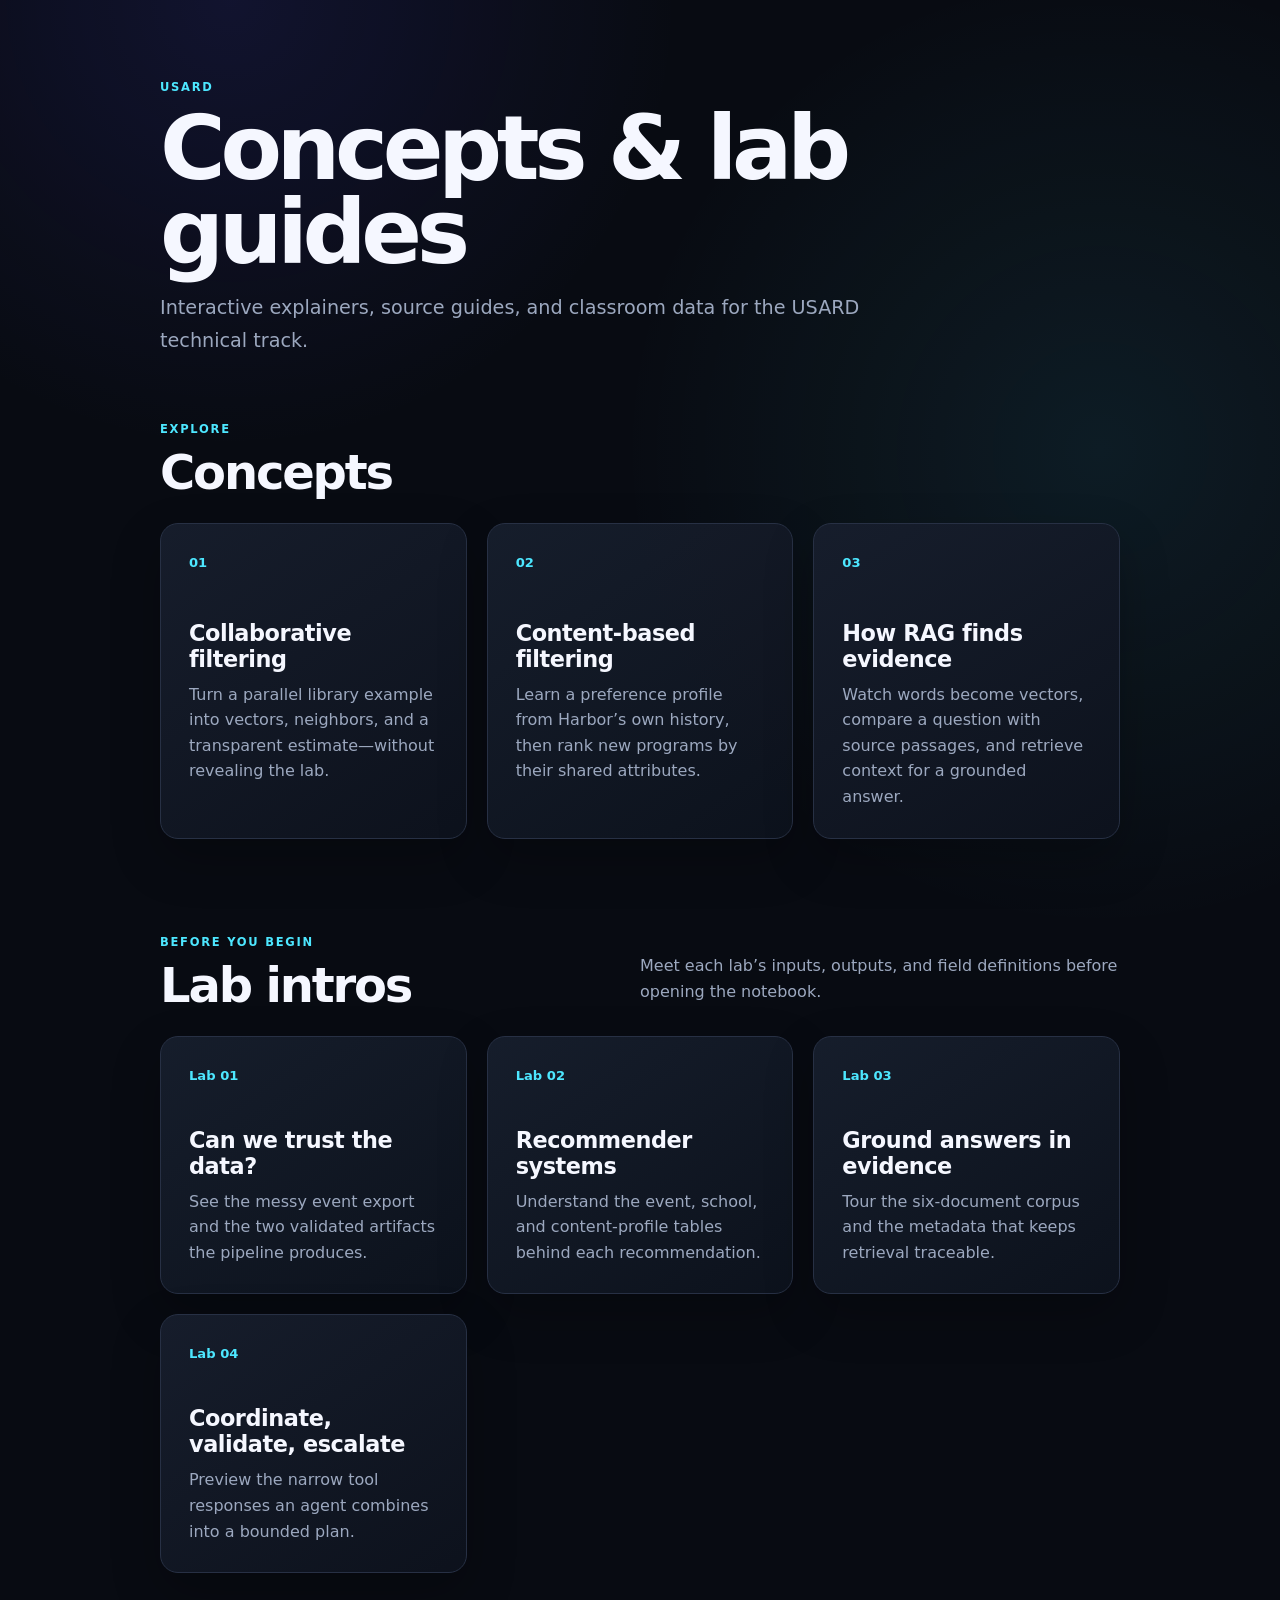
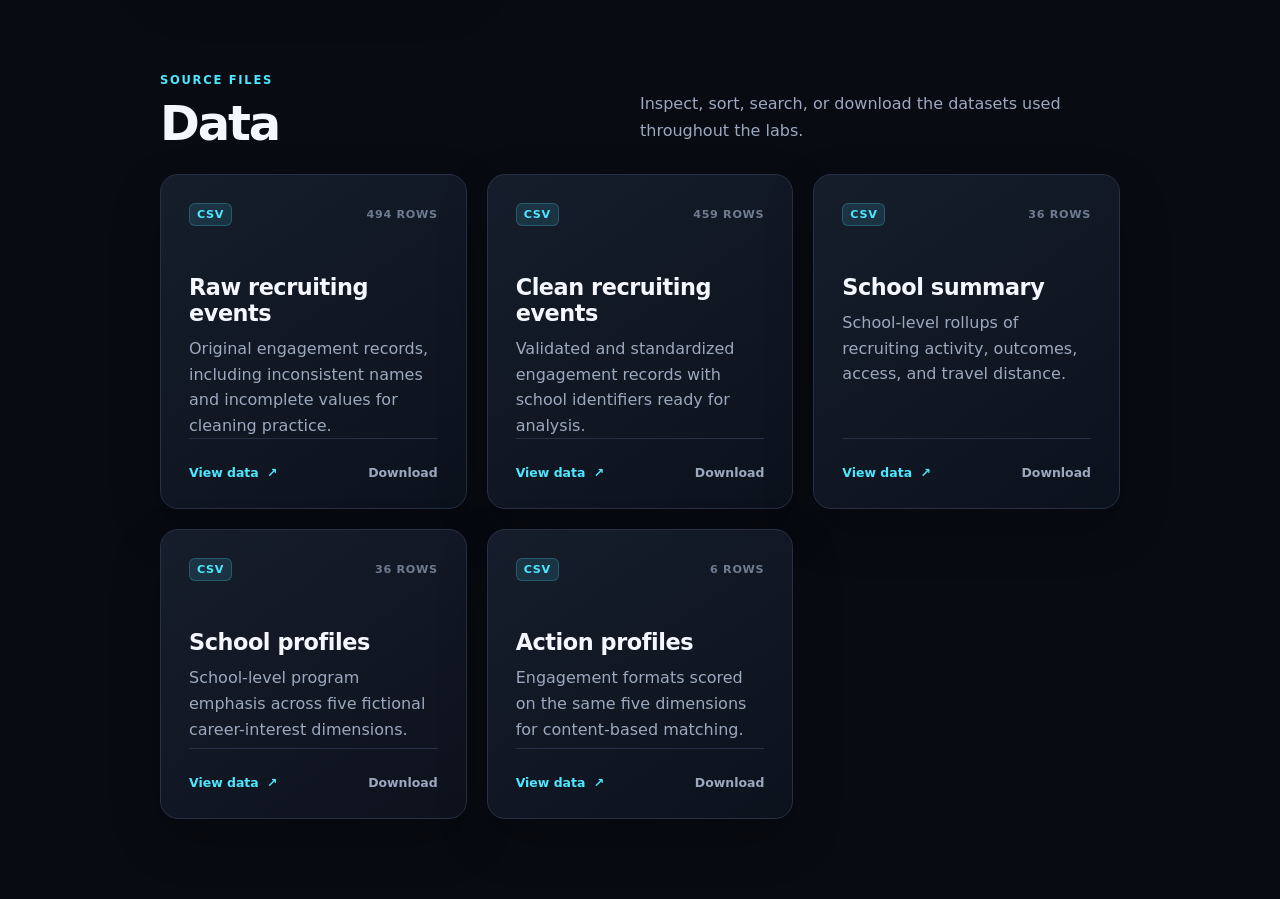
<file: netlify-demo/index.html>
<!doctype html>
<html lang="en">
  <head>
    <meta charset="utf-8" />
    <meta name="viewport" content="width=device-width, initial-scale=1" />
    <meta name="description" content="USARD concepts, lab introductions, and classroom data" />
    <title>USARD Concepts</title>
    <link rel="icon" href="assets/favicon.svg" type="image/svg+xml" />
    <link rel="stylesheet" href="assets/styles.css" />
  </head>
  <body>
    <main class="page-shell">
      <header class="hero">
        <p class="eyebrow">USARD</p>
        <h1>Concepts &amp; lab guides</h1>
        <p class="lede">Interactive explainers, source guides, and classroom data for the USARD technical track.</p>
      </header>

      <section class="home-section" aria-labelledby="demos-heading">
        <div class="section-heading">
          <p class="eyebrow">Explore</p>
          <h2 id="demos-heading">Concepts</h2>
        </div>

        <nav class="card-grid" aria-label="Concept explainers">
          <a class="card" href="cosine-similarity.html">
            <span class="card-number">01</span>
            <h3>Collaborative filtering</h3>
            <p>Turn a parallel library example into vectors, neighbors, and a transparent estimate—without revealing the lab.</p>
          </a>

          <a class="card" href="content-filtering.html">
            <span class="card-number">02</span>
            <h3>Content-based filtering</h3>
            <p>Learn a preference profile from Harbor’s own history, then rank new programs by their shared attributes.</p>
          </a>

          <a class="card" href="rag-retrieval.html">
            <span class="card-number">03</span>
            <h3>How RAG finds evidence</h3>
            <p>Watch words become vectors, compare a question with source passages, and retrieve context for a grounded answer.</p>
          </a>
        </nav>
      </section>

      <section class="home-section" aria-labelledby="labs-heading">
        <div class="section-heading section-heading-row">
          <div>
            <p class="eyebrow">Before you begin</p>
            <h2 id="labs-heading">Lab intros</h2>
          </div>
          <p>Meet each lab’s inputs, outputs, and field definitions before opening the notebook.</p>
        </div>

        <nav class="card-grid" aria-label="Lab introductions">
          <a class="card lab-card" href="lab-1-intro.html">
            <span class="card-number">Lab 01</span>
            <h3>Can we trust the data?</h3>
            <p>See the messy event export and the two validated artifacts the pipeline produces.</p>
          </a>

          <a class="card lab-card" href="lab-2-intro.html">
            <span class="card-number">Lab 02</span>
            <h3>Recommender systems</h3>
            <p>Understand the event, school, and content-profile tables behind each recommendation.</p>
          </a>

          <a class="card lab-card" href="lab-3-intro.html">
            <span class="card-number">Lab 03</span>
            <h3>Ground answers in evidence</h3>
            <p>Tour the six-document corpus and the metadata that keeps retrieval traceable.</p>
          </a>

          <a class="card lab-card" href="lab-4-intro.html">
            <span class="card-number">Lab 04</span>
            <h3>Coordinate, validate, escalate</h3>
            <p>Preview the narrow tool responses an agent combines into a bounded plan.</p>
          </a>
        </nav>
      </section>

      <section class="home-section data-section" aria-labelledby="data-heading">
        <div class="section-heading section-heading-row">
          <div>
            <p class="eyebrow">Source files</p>
            <h2 id="data-heading">Data</h2>
          </div>
          <p>Inspect, sort, search, or download the datasets used throughout the labs.</p>
        </div>

        <div class="card-grid" aria-label="Datasets">
          <article class="card data-card">
            <div class="data-card-meta">
              <span class="file-type">CSV</span>
              <span>494 rows</span>
            </div>
            <h3><a href="data-viewer.html?dataset=raw">Raw recruiting events</a></h3>
            <p>Original engagement records, including inconsistent names and incomplete values for cleaning practice.</p>
            <div class="data-card-actions">
              <a class="text-link" href="data-viewer.html?dataset=raw">View data <span aria-hidden="true">&#8599;</span></a>
              <a class="download-link" href="data/raw_recruiting_events.csv" download>Download</a>
            </div>
          </article>

          <article class="card data-card">
            <div class="data-card-meta">
              <span class="file-type">CSV</span>
              <span>459 rows</span>
            </div>
            <h3><a href="data-viewer.html?dataset=clean">Clean recruiting events</a></h3>
            <p>Validated and standardized engagement records with school identifiers ready for analysis.</p>
            <div class="data-card-actions">
              <a class="text-link" href="data-viewer.html?dataset=clean">View data <span aria-hidden="true">&#8599;</span></a>
              <a class="download-link" href="data/clean_recruiting_events.csv" download>Download</a>
            </div>
          </article>

          <article class="card data-card">
            <div class="data-card-meta">
              <span class="file-type">CSV</span>
              <span>36 rows</span>
            </div>
            <h3><a href="data-viewer.html?dataset=summary">School summary</a></h3>
            <p>School-level rollups of recruiting activity, outcomes, access, and travel distance.</p>
            <div class="data-card-actions">
              <a class="text-link" href="data-viewer.html?dataset=summary">View data <span aria-hidden="true">&#8599;</span></a>
              <a class="download-link" href="data/school_summary.csv" download>Download</a>
            </div>
          </article>

          <article class="card data-card">
            <div class="data-card-meta">
              <span class="file-type">CSV</span>
              <span>36 rows</span>
            </div>
            <h3><a href="data-viewer.html?dataset=school-profiles">School profiles</a></h3>
            <p>School-level program emphasis across five fictional career-interest dimensions.</p>
            <div class="data-card-actions">
              <a class="text-link" href="data-viewer.html?dataset=school-profiles">View data <span aria-hidden="true">&#8599;</span></a>
              <a class="download-link" href="data/school_profiles.csv" download>Download</a>
            </div>
          </article>

          <article class="card data-card">
            <div class="data-card-meta">
              <span class="file-type">CSV</span>
              <span>6 rows</span>
            </div>
            <h3><a href="data-viewer.html?dataset=action-profiles">Action profiles</a></h3>
            <p>Engagement formats scored on the same five dimensions for content-based matching.</p>
            <div class="data-card-actions">
              <a class="text-link" href="data-viewer.html?dataset=action-profiles">View data <span aria-hidden="true">&#8599;</span></a>
              <a class="download-link" href="data/action_profiles.csv" download>Download</a>
            </div>
          </article>
        </div>
      </section>
    </main>
  </body>
</html>
</file>
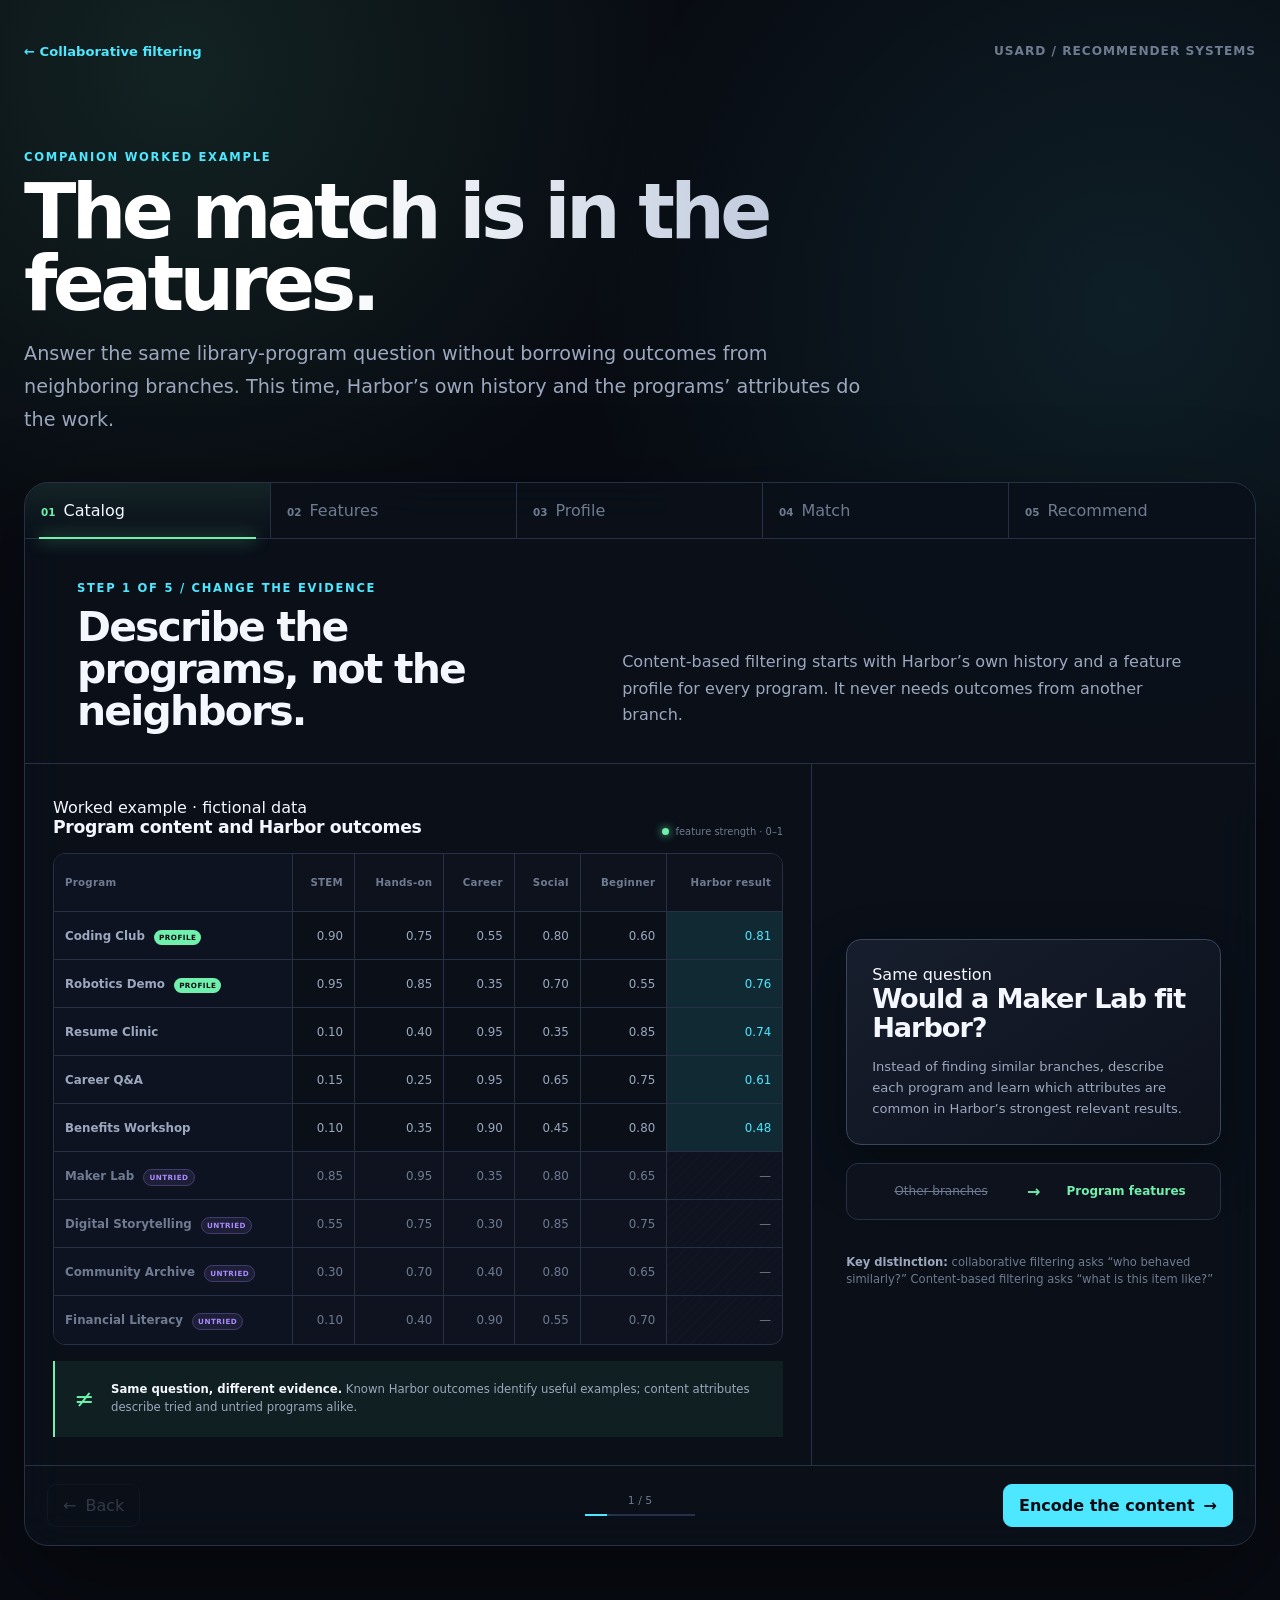
<file: netlify-demo/content-filtering.html>
<!doctype html>
<html lang="en">
  <head>
    <meta charset="utf-8" />
    <meta name="viewport" content="width=device-width, initial-scale=1" />
    <meta name="description" content="A table-first, interactive explanation of content-based filtering using a fictional library program example." />
    <title>Content-Based Filtering | USARD Concepts</title>
    <link rel="icon" href="assets/favicon.svg" type="image/svg+xml" />
    <link rel="stylesheet" href="assets/styles.css" />
    <link rel="stylesheet" href="assets/cosine-story.css" />
    <script src="assets/content-demo.js" defer></script>
  </head>
  <body class="demo-body cosine-body content-body">
    <main class="demo-shell cosine-shell">
      <header class="demo-topbar cosine-topbar">
        <a class="back-link compact" href="cosine-similarity.html#scene-5">&larr; Collaborative filtering</a>
        <p>USARD / Recommender Systems</p>
      </header>

      <section class="demo-title-block cosine-title-block content-title-block">
        <p class="eyebrow">Companion worked example</p>
        <h1>The match is in the features.</h1>
        <p class="lede">Answer the same library-program question without borrowing outcomes from neighboring branches. This time, Harbor’s own history and the programs’ attributes do the work.</p>
      </section>

      <section class="cosine-story content-story" id="content-story" data-scene="0" aria-label="Content-based filtering walkthrough">
        <nav class="cosine-progress" aria-label="Walkthrough scenes">
          <button type="button" data-content-scene-button="0" aria-selected="true"><span>01</span>Catalog</button>
          <button type="button" data-content-scene-button="1" aria-selected="false"><span>02</span>Features</button>
          <button type="button" data-content-scene-button="2" aria-selected="false"><span>03</span>Profile</button>
          <button type="button" data-content-scene-button="3" aria-selected="false"><span>04</span>Match</button>
          <button type="button" data-content-scene-button="4" aria-selected="false"><span>05</span>Recommend</button>
        </nav>

        <div class="cosine-narration">
          <div>
            <p class="step-label" id="content-scene-label">Step 1 of 5 / Change the evidence</p>
            <h2 id="content-scene-title">Describe the programs, not the neighbors.</h2>
          </div>
          <p id="content-scene-copy">Content-based filtering starts with Harbor’s own history and a feature profile for every program. It never needs outcomes from another branch.</p>
        </div>

        <div class="cosine-stage">
          <section class="outcome-panel" aria-labelledby="content-table-title">
            <div class="panel-heading">
              <div>
                <span class="card-label">Worked example · fictional data</span>
                <h3 id="content-table-title">Program content and Harbor outcomes</h3>
              </div>
              <div class="measure-key content-measure-key"><i></i> feature strength · 0–1</div>
            </div>

            <div class="outcome-scroll" tabindex="0" aria-label="Scrollable program content table">
              <table class="cosine-table content-table">
                <thead>
                  <tr>
                    <th scope="col">Program</th>
                    <th scope="col" data-feature><abbr title="Science, technology, engineering, and math">STEM</abbr></th>
                    <th scope="col" data-feature><abbr title="Hands-on learning">Hands-on</abbr></th>
                    <th scope="col" data-feature>Career</th>
                    <th scope="col" data-feature>Social</th>
                    <th scope="col" data-feature>Beginner</th>
                    <th scope="col"><abbr title="Harbor follow-up completions per staff-hour">Harbor result</abbr></th>
                  </tr>
                </thead>
                <tbody>
                  <tr class="profile-source-row" data-profile-source data-program="coding">
                    <th scope="row">Coding Club <span class="source-tag">profile</span></th>
                    <td data-feature>0.90</td><td data-feature>0.75</td><td data-feature>0.55</td><td data-feature>0.80</td><td data-feature>0.60</td><td class="result-cell">0.81</td>
                  </tr>
                  <tr class="profile-source-row" data-profile-source data-program="robotics">
                    <th scope="row">Robotics Demo <span class="source-tag">profile</span></th>
                    <td data-feature>0.95</td><td data-feature>0.85</td><td data-feature>0.35</td><td data-feature>0.70</td><td data-feature>0.55</td><td class="result-cell">0.76</td>
                  </tr>
                  <tr class="observed-row" data-program="resume">
                    <th scope="row">Resume Clinic</th>
                    <td data-feature>0.10</td><td data-feature>0.40</td><td data-feature>0.95</td><td data-feature>0.35</td><td data-feature>0.85</td><td class="result-cell">0.74</td>
                  </tr>
                  <tr class="observed-row" data-program="career">
                    <th scope="row">Career Q&amp;A</th>
                    <td data-feature>0.15</td><td data-feature>0.25</td><td data-feature>0.95</td><td data-feature>0.65</td><td data-feature>0.75</td><td class="result-cell">0.61</td>
                  </tr>
                  <tr class="observed-row" data-program="benefits">
                    <th scope="row">Benefits Workshop</th>
                    <td data-feature>0.10</td><td data-feature>0.35</td><td data-feature>0.90</td><td data-feature>0.45</td><td data-feature>0.80</td><td class="result-cell">0.48</td>
                  </tr>
                  <tr class="candidate-row recommendation-row" data-candidate data-recommend data-program="maker">
                    <th scope="row">Maker Lab <span class="candidate-tag">untried</span></th>
                    <td data-feature>0.85</td><td data-feature>0.95</td><td data-feature>0.35</td><td data-feature>0.80</td><td data-feature>0.65</td>
                    <td class="result-cell missing-cell"><span class="missing-value">—</span><span class="recommended-value">Try next<small>rank 1</small></span></td>
                  </tr>
                  <tr class="candidate-row" data-candidate data-program="storytelling">
                    <th scope="row">Digital Storytelling <span class="candidate-tag">untried</span></th>
                    <td data-feature>0.55</td><td data-feature>0.75</td><td data-feature>0.30</td><td data-feature>0.85</td><td data-feature>0.75</td><td class="result-cell missing-cell">—</td>
                  </tr>
                  <tr class="candidate-row" data-candidate data-program="archive">
                    <th scope="row">Community Archive <span class="candidate-tag">untried</span></th>
                    <td data-feature>0.30</td><td data-feature>0.70</td><td data-feature>0.40</td><td data-feature>0.80</td><td data-feature>0.65</td><td class="result-cell missing-cell">—</td>
                  </tr>
                  <tr class="candidate-row" data-candidate data-program="finance">
                    <th scope="row">Financial Literacy <span class="candidate-tag">untried</span></th>
                    <td data-feature>0.10</td><td data-feature>0.40</td><td data-feature>0.90</td><td data-feature>0.55</td><td data-feature>0.70</td><td class="result-cell missing-cell">—</td>
                  </tr>
                </tbody>
              </table>
            </div>

            <div class="table-caption content-table-caption" aria-live="polite">
              <span class="caption-symbol content-caption-symbol" aria-hidden="true">≠</span>
              <p id="content-table-caption"><strong>Same question, different evidence.</strong> Known Harbor outcomes identify useful examples; content attributes describe tried and untried programs alike.</p>
            </div>
          </section>

          <div class="concept-stage content-concept-stage">
            <section class="concept-panel read-panel is-active" data-content-panel="0" aria-label="Content-based evidence">
              <div class="question-card">
                <span class="card-label">Same question</span>
                <h3>Would a Maker Lab fit Harbor?</h3>
                <p>Instead of finding similar branches, describe each program and learn which attributes are common in Harbor’s strongest relevant results.</p>
              </div>
              <div class="method-switch" aria-label="Change from collaborative to content-based evidence">
                <span>Other branches</span><b aria-hidden="true">→</b><strong>Program features</strong>
              </div>
              <p class="transfer-note"><b>Key distinction:</b> collaborative filtering asks “who behaved similarly?” Content-based filtering asks “what is this item like?”</p>
            </section>

            <section class="concept-panel content-vector-panel" data-content-panel="1" aria-label="Coding Club feature vector" hidden>
              <div class="concept-heading">
                <span class="card-label">Content representation</span>
                <h3>Coding Club becomes five numbers.</h3>
              </div>
              <div class="feature-vector-list" aria-label="Coding Club content features">
                <div><span>STEM</span><i><b style="--feature:90%"></b></i><strong>0.90</strong></div>
                <div><span>Hands-on</span><i><b style="--feature:75%"></b></i><strong>0.75</strong></div>
                <div><span>Career</span><i><b style="--feature:55%"></b></i><strong>0.55</strong></div>
                <div><span>Social</span><i><b style="--feature:80%"></b></i><strong>0.80</strong></div>
                <div><span>Beginner</span><i><b style="--feature:60%"></b></i><strong>0.60</strong></div>
              </div>
              <div class="vector-readout"><span>Coding Club</span><code>[.90, .75, .55, .80, .60]</code></div>
              <p class="concept-note">The feature vocabulary is chosen by the system designer. Good features should be meaningful, available for new programs, and consistent.</p>
            </section>

            <section class="concept-panel profile-panel" data-content-panel="2" aria-label="Harbor content profile" hidden>
              <div class="concept-heading">
                <span class="card-label">Outcome-weighted profile</span>
                <h3>Blend the strongest relevant signals.</h3>
              </div>
              <div class="profile-build" aria-label="Coding Club and Robotics Demo combine into Harbor's profile">
                <div class="profile-source"><span>Coding Club</span><strong>0.81</strong><small>Harbor result</small></div>
                <div class="profile-plus" aria-hidden="true">+</div>
                <div class="profile-source"><span>Robotics Demo</span><strong>0.76</strong><small>Harbor result</small></div>
              </div>
              <div class="profile-arrow" aria-hidden="true">weighted average ↓</div>
              <div class="profile-vector-card">
                <span>Harbor content profile</span>
                <code>[.924, .798, .453, .752, .576]</code>
                <div class="profile-mini-bars" aria-hidden="true"><i style="--feature:92.4%"></i><i style="--feature:79.8%"></i><i style="--feature:45.3%"></i><i style="--feature:75.2%"></i><i style="--feature:57.6%"></i></div>
              </div>
              <p class="concept-note">This compact vector says Harbor responds well to STEM-rich, hands-on, social programming. It can be compared directly with every catalog item.</p>
            </section>

            <section class="concept-panel neighbor-panel" data-content-panel="3" aria-label="Candidate programs ranked by content similarity" hidden>
              <div class="concept-heading">
                <span class="card-label">Cosine similarity to Harbor’s profile</span>
                <h3>Rank the unseen programs.</h3>
              </div>
              <div class="neighbor-list content-match-list" aria-label="Programs ranked by content similarity">
                <div class="neighbor-item top"><span><b>01</b>Maker Lab<small>content match</small></span><strong>0.9921</strong><i style="--score:99.21%"></i></div>
                <div class="neighbor-item top"><span><b>02</b>Digital Storytelling<small>content match</small></span><strong>0.9600</strong><i style="--score:96%"></i></div>
                <div class="neighbor-item"><span><b>03</b>Community Archive<small>content match</small></span><strong>0.9218</strong><i style="--score:92.18%"></i></div>
                <div class="neighbor-item contrast"><span><b>04</b>Financial Literacy<small>content match</small></span><strong>0.7631</strong><i style="--score:76.31%"></i></div>
              </div>
              <div class="compact-equation"><span>cos(θ)</span><b>=</b><span class="mini-fraction"><i>profile · item</i><i>‖profile‖ × ‖item‖</i></span></div>
              <p class="concept-note"><strong>No branch-to-branch comparison appears here.</strong> Each score compares Harbor’s profile with one program’s attributes.</p>
            </section>

            <section class="concept-panel estimate-panel content-recommend-panel" data-content-panel="4" aria-label="Maker Lab content recommendation" hidden>
              <div class="concept-heading">
                <span class="card-label">Top content match</span>
                <h3>Maker Lab fits the learned pattern.</h3>
              </div>
              <div class="reason-grid" aria-label="Features supporting the Maker Lab recommendation">
                <div><span>STEM</span><strong>0.85</strong><small>profile .92</small></div>
                <div><span>Hands-on</span><strong>0.95</strong><small>profile .80</small></div>
                <div><span>Social</span><strong>0.80</strong><small>profile .75</small></div>
                <div><span>Beginner</span><strong>0.65</strong><small>profile .58</small></div>
              </div>
              <div class="prediction-formula content-score-card" aria-label="Content similarity equals 0.9921">
                <span>content similarity</span>
                <strong>0.9921</strong>
                <small>ranking score · not an outcome prediction</small>
              </div>
              <div class="recommendation-card">
                <div><span class="card-label">Recommended next pilot</span><h3>Maker Lab</h3></div>
                <span class="evidence-badge">feature evidence</span>
              </div>
              <p class="concept-note">A close feature match makes Maker Lab a defensible next test. Only a real Harbor pilot can produce an observed outcome.</p>
            </section>
          </div>
        </div>

        <footer class="cosine-controls">
          <button type="button" class="arrow-button" id="content-back" disabled><span aria-hidden="true">←</span> Back</button>
          <div class="scene-status"><span id="content-scene-status">1 / 5</span><i><b id="content-scene-progress"></b></i></div>
          <button type="button" class="arrow-button primary" id="content-next">Encode the content <span aria-hidden="true">→</span></button>
        </footer>
      </section>
    </main>
  </body>
</html>
</file>
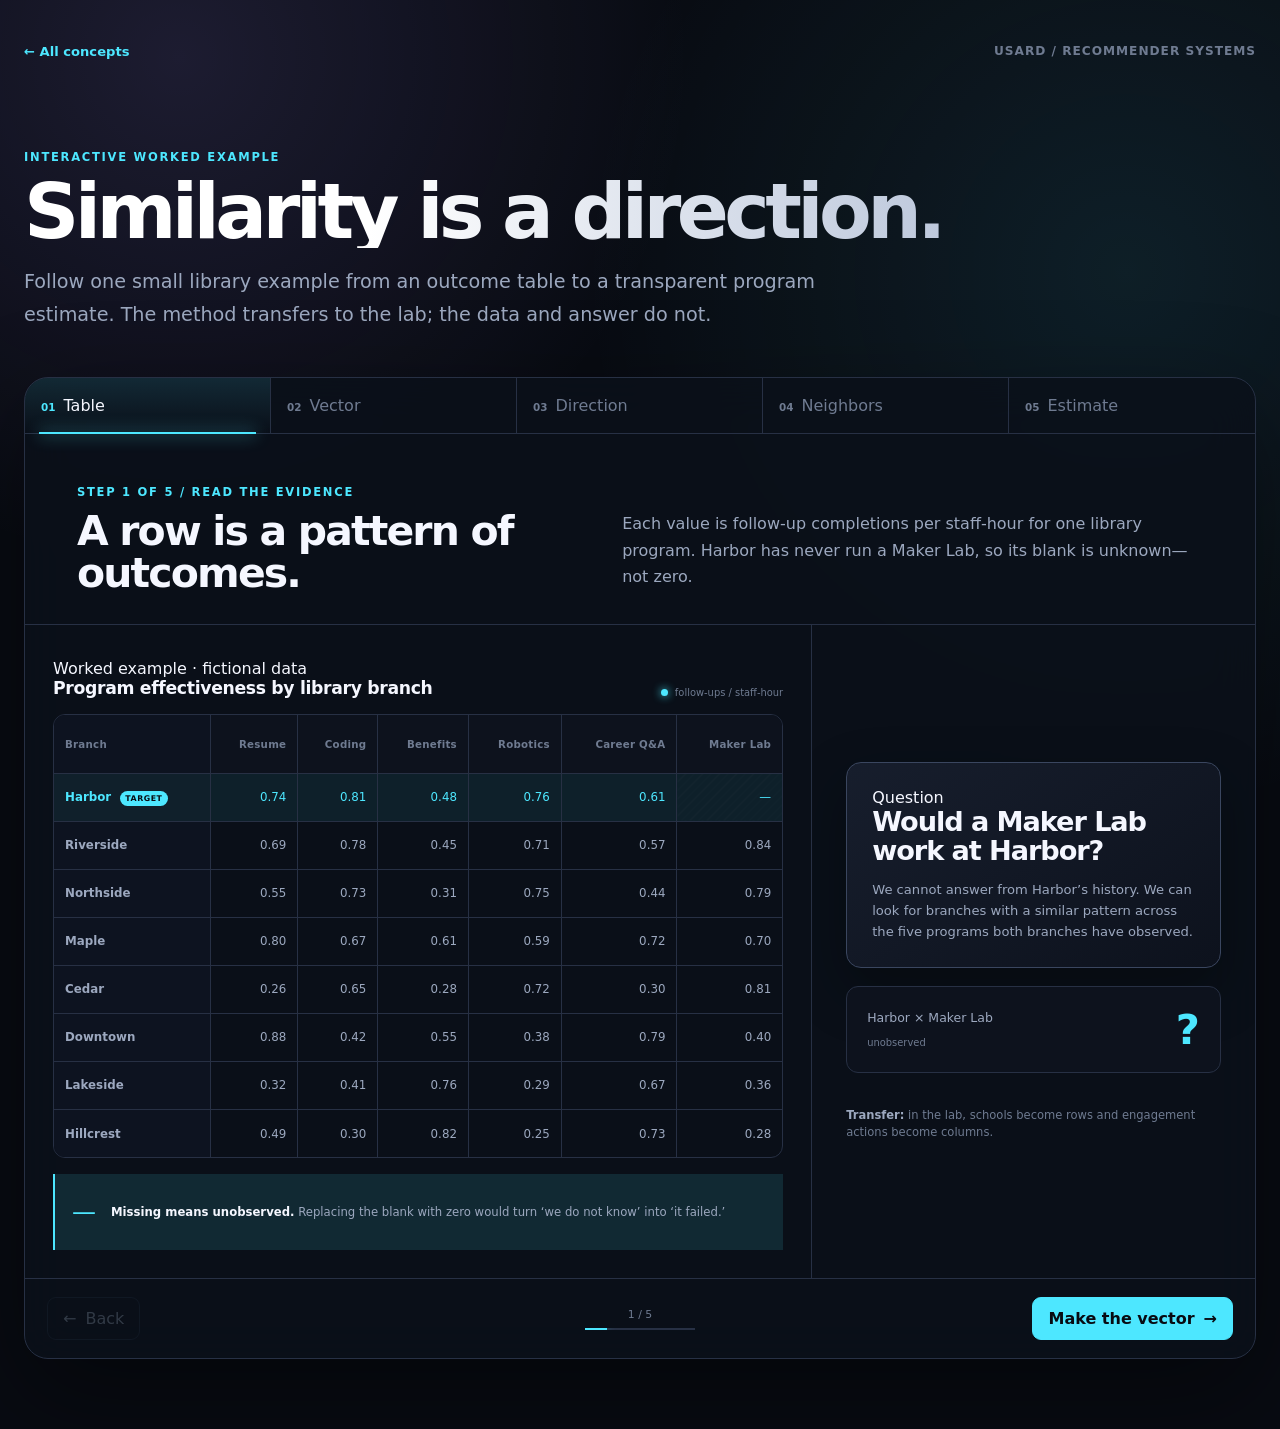
<file: netlify-demo/cosine-similarity.html>
<!doctype html>
<html lang="en">
  <head>
    <meta charset="utf-8" />
    <meta name="viewport" content="width=device-width, initial-scale=1" />
    <meta name="description" content="A table-first, interactive explanation of cosine similarity using a worked example separate from the USARD lab." />
    <title>Cosine Similarity | USARD Concepts</title>
    <link rel="icon" href="assets/favicon.svg" type="image/svg+xml" />
    <link rel="stylesheet" href="assets/styles.css" />
    <link rel="stylesheet" href="assets/cosine-story.css" />
    <script src="assets/cosine-demo.js" defer></script>
  </head>
  <body class="demo-body cosine-body">
    <main class="demo-shell cosine-shell">
      <header class="demo-topbar cosine-topbar">
        <a class="back-link compact" href="index.html#demos-heading">&larr; All concepts</a>
        <p>USARD / Recommender Systems</p>
      </header>

      <section class="demo-title-block cosine-title-block">
        <p class="eyebrow">Interactive worked example</p>
        <h1>Similarity is a direction.</h1>
        <p class="lede">Follow one small library example from an outcome table to a transparent program estimate. The method transfers to the lab; the data and answer do not.</p>
      </section>

      <section class="cosine-story" id="cosine-story" data-scene="0" aria-label="Cosine similarity walkthrough">
        <nav class="cosine-progress" aria-label="Walkthrough scenes">
          <button type="button" data-scene-button="0" aria-selected="true"><span>01</span>Table</button>
          <button type="button" data-scene-button="1" aria-selected="false"><span>02</span>Vector</button>
          <button type="button" data-scene-button="2" aria-selected="false"><span>03</span>Direction</button>
          <button type="button" data-scene-button="3" aria-selected="false"><span>04</span>Neighbors</button>
          <button type="button" data-scene-button="4" aria-selected="false"><span>05</span>Estimate</button>
        </nav>

        <div class="cosine-narration">
          <div>
            <p class="step-label" id="scene-label">Step 1 of 5 / Read the evidence</p>
            <h2 id="scene-title">A row is a pattern of outcomes.</h2>
          </div>
          <p id="scene-copy">Each value is follow-up completions per staff-hour for one library program. Harbor has never run a Maker Lab, so its blank is unknown—not zero.</p>
        </div>

        <div class="cosine-stage">
          <section class="outcome-panel" aria-labelledby="outcome-table-title">
            <div class="panel-heading">
              <div>
                <span class="card-label">Worked example · fictional data</span>
                <h3 id="outcome-table-title">Program effectiveness by library branch</h3>
              </div>
              <div class="measure-key"><i></i> follow-ups / staff-hour</div>
            </div>

            <div class="outcome-scroll" tabindex="0" aria-label="Scrollable library program effectiveness table">
              <table class="cosine-table">
                <thead>
                  <tr>
                    <th scope="col">Branch</th>
                    <th scope="col" data-axis="resume"><abbr title="Resume Clinic">Resume</abbr></th>
                    <th scope="col" data-axis="coding"><abbr title="Coding Club">Coding</abbr></th>
                    <th scope="col"><abbr title="Benefits Workshop">Benefits</abbr></th>
                    <th scope="col" data-axis="robotics"><abbr title="Robotics Demo">Robotics</abbr></th>
                    <th scope="col"><abbr title="Career Question and Answer">Career Q&amp;A</abbr></th>
                    <th scope="col" data-predict="maker"><abbr title="Maker Lab">Maker Lab</abbr></th>
                  </tr>
                </thead>
                <tbody>
                  <tr class="target-row" data-library="harbor">
                    <th scope="row">Harbor <span class="target-tag">target</span></th>
                    <td data-axis="resume">0.74</td><td data-axis="coding">0.81</td><td>0.48</td><td data-axis="robotics">0.76</td><td>0.61</td>
                    <td class="maker-cell missing-cell" data-predict="maker"><span class="missing-value">—</span><span class="predicted-value">0.777<small>predicted</small></span></td>
                  </tr>
                  <tr class="neighbor-row" data-library="riverside">
                    <th scope="row">Riverside</th>
                    <td data-axis="resume">0.69</td><td data-axis="coding">0.78</td><td>0.45</td><td data-axis="robotics">0.71</td><td>0.57</td><td data-predict="maker">0.84</td>
                  </tr>
                  <tr class="neighbor-row" data-library="northside">
                    <th scope="row">Northside</th>
                    <td data-axis="resume">0.55</td><td data-axis="coding">0.73</td><td>0.31</td><td data-axis="robotics">0.75</td><td>0.44</td><td data-predict="maker">0.79</td>
                  </tr>
                  <tr class="neighbor-row" data-library="maple">
                    <th scope="row">Maple</th>
                    <td data-axis="resume">0.80</td><td data-axis="coding">0.67</td><td>0.61</td><td data-axis="robotics">0.59</td><td>0.72</td><td data-predict="maker">0.70</td>
                  </tr>
                  <tr data-library="cedar">
                    <th scope="row">Cedar</th>
                    <td data-axis="resume">0.26</td><td data-axis="coding">0.65</td><td>0.28</td><td data-axis="robotics">0.72</td><td>0.30</td><td data-predict="maker">0.81</td>
                  </tr>
                  <tr data-library="downtown">
                    <th scope="row">Downtown</th>
                    <td data-axis="resume">0.88</td><td data-axis="coding">0.42</td><td>0.55</td><td data-axis="robotics">0.38</td><td>0.79</td><td data-predict="maker">0.40</td>
                  </tr>
                  <tr data-library="lakeside">
                    <th scope="row">Lakeside</th>
                    <td data-axis="resume">0.32</td><td data-axis="coding">0.41</td><td>0.76</td><td data-axis="robotics">0.29</td><td>0.67</td><td data-predict="maker">0.36</td>
                  </tr>
                  <tr data-library="hillcrest">
                    <th scope="row">Hillcrest</th>
                    <td data-axis="resume">0.49</td><td data-axis="coding">0.30</td><td>0.82</td><td data-axis="robotics">0.25</td><td>0.73</td><td data-predict="maker">0.28</td>
                  </tr>
                </tbody>
              </table>
            </div>

            <div class="table-caption" aria-live="polite">
              <span class="caption-symbol" aria-hidden="true">—</span>
              <p id="table-caption"><strong>Missing means unobserved.</strong> Replacing the blank with zero would turn “we do not know” into “it failed.”</p>
            </div>
          </section>

          <div class="concept-stage">
            <section class="concept-panel read-panel is-active" data-concept-panel="0" aria-label="How to read the table">
              <div class="question-card">
                <span class="card-label">Question</span>
                <h3>Would a Maker Lab work at Harbor?</h3>
                <p>We cannot answer from Harbor’s history. We can look for branches with a similar pattern across the five programs both branches have observed.</p>
              </div>
              <div class="unknown-card">
                <span>Harbor × Maker Lab</span>
                <strong>?</strong>
                <small>unobserved</small>
              </div>
              <p class="transfer-note"><b>Transfer:</b> in the lab, schools become rows and engagement actions become columns.</p>
            </section>

            <section class="concept-panel vector-panel" data-concept-panel="1" aria-label="Harbor as a vector" hidden>
              <div class="concept-heading">
                <span class="card-label">Three-feature teaching view</span>
                <h3>A row becomes a vector.</h3>
              </div>
              <figure class="cosine-figure vector-figure">
                <svg id="vector-plot" viewBox="0 0 520 390" role="img" aria-labelledby="vector-title vector-desc">
                  <title id="vector-title">Harbor as a three-dimensional vector</title>
                  <desc id="vector-desc">An arrow represents Harbor Library's effectiveness pattern for Resume, Coding, and Robotics programs.</desc>
                </svg>
                <figcaption><i class="legend-dot target"></i> Harbor = [0.74, 0.81, 0.76]</figcaption>
              </figure>
              <p class="concept-note">The values set the arrow’s coordinates. Its direction captures the shape of Harbor’s program performance.</p>
            </section>

            <section class="concept-panel sphere-panel" data-concept-panel="2" aria-label="Normalized library vectors" hidden>
              <div class="concept-heading">
                <span class="card-label">Normalize the vectors</span>
                <h3>Keep direction. Remove size.</h3>
              </div>
              <figure class="cosine-figure sphere-figure-small">
                <svg id="sphere-plot" viewBox="0 0 520 390" role="img" aria-labelledby="sphere-title sphere-desc">
                  <title id="sphere-title">Library branches normalized onto a sphere</title>
                  <desc id="sphere-desc">Branches pointing in similar directions have similar program outcome patterns.</desc>
                </svg>
                <figcaption><span id="point-readout">Drag to rotate · hover a point to inspect it</span></figcaption>
              </figure>
              <div class="compact-equation"><span>cos(θ)</span><b>=</b><span class="mini-fraction"><i>A · B</i><i>‖A‖ × ‖B‖</i></span></div>
            </section>

            <section class="concept-panel neighbor-panel" data-concept-panel="3" aria-label="Nearest branches" hidden>
              <div class="concept-heading">
                <span class="card-label">Compare all five shared programs</span>
                <h3>Smaller angle, closer neighbor.</h3>
              </div>
              <div class="neighbor-list" aria-label="Branches ranked by cosine similarity to Harbor">
                <div class="neighbor-item top"><span><b>01</b>Riverside<small>5 shared</small></span><strong>0.9999</strong><i style="--score:99.99%"></i></div>
                <div class="neighbor-item top"><span><b>02</b>Northside<small>5 shared</small></span><strong>0.9899</strong><i style="--score:98.99%"></i></div>
                <div class="neighbor-item top"><span><b>03</b>Maple<small>5 shared</small></span><strong>0.9829</strong><i style="--score:98.29%"></i></div>
                <div class="neighbor-item"><span><b>04</b>Cedar<small>5 shared</small></span><strong>0.9454</strong><i style="--score:94.54%"></i></div>
                <div class="neighbor-item contrast"><span><b>07</b>Hillcrest<small>5 shared</small></span><strong>0.8375</strong><i style="--score:83.75%"></i></div>
              </div>
              <p class="concept-note"><strong>Riverside is nearly parallel to Harbor.</strong> Similarity compares the pattern, not merely the largest raw value.</p>
            </section>

            <section class="concept-panel estimate-panel" data-concept-panel="4" aria-label="Maker Lab estimate" hidden>
              <div class="concept-heading">
                <span class="card-label">Similarity-weighted estimate</span>
                <h3>Let the closest neighbors contribute.</h3>
              </div>
              <div class="vote-list">
                <div><span>Riverside</span><b>0.9999</b><strong>× 0.84</strong></div>
                <div><span>Northside</span><b>0.9899</b><strong>× 0.79</strong></div>
                <div><span>Maple</span><b>0.9829</b><strong>× 0.70</strong></div>
              </div>
              <div class="prediction-formula" aria-label="Similarity-weighted prediction equals 0.777">
                <span>weighted sum</span>
                <strong>0.777</strong>
                <small>predicted follow-ups / staff-hour</small>
              </div>
              <div class="recommendation-card">
                <div><span class="card-label">Promising next test</span><h3>Maker Lab</h3></div>
                <span class="evidence-badge">predicted evidence</span>
              </div>
              <p class="concept-note">This is an explainable estimate—not proof. A pilot creates the first observed Harbor result.</p>
            </section>
          </div>
        </div>

        <footer class="cosine-controls">
          <button type="button" class="arrow-button" id="cosine-back" disabled><span aria-hidden="true">←</span> Back</button>
          <div class="scene-status"><span id="scene-status">1 / 5</span><i><b id="scene-progress"></b></i></div>
          <button type="button" class="arrow-button primary" id="cosine-next">Make the vector <span aria-hidden="true">→</span></button>
        </footer>
      </section>
    </main>
  </body>
</html>
</file>
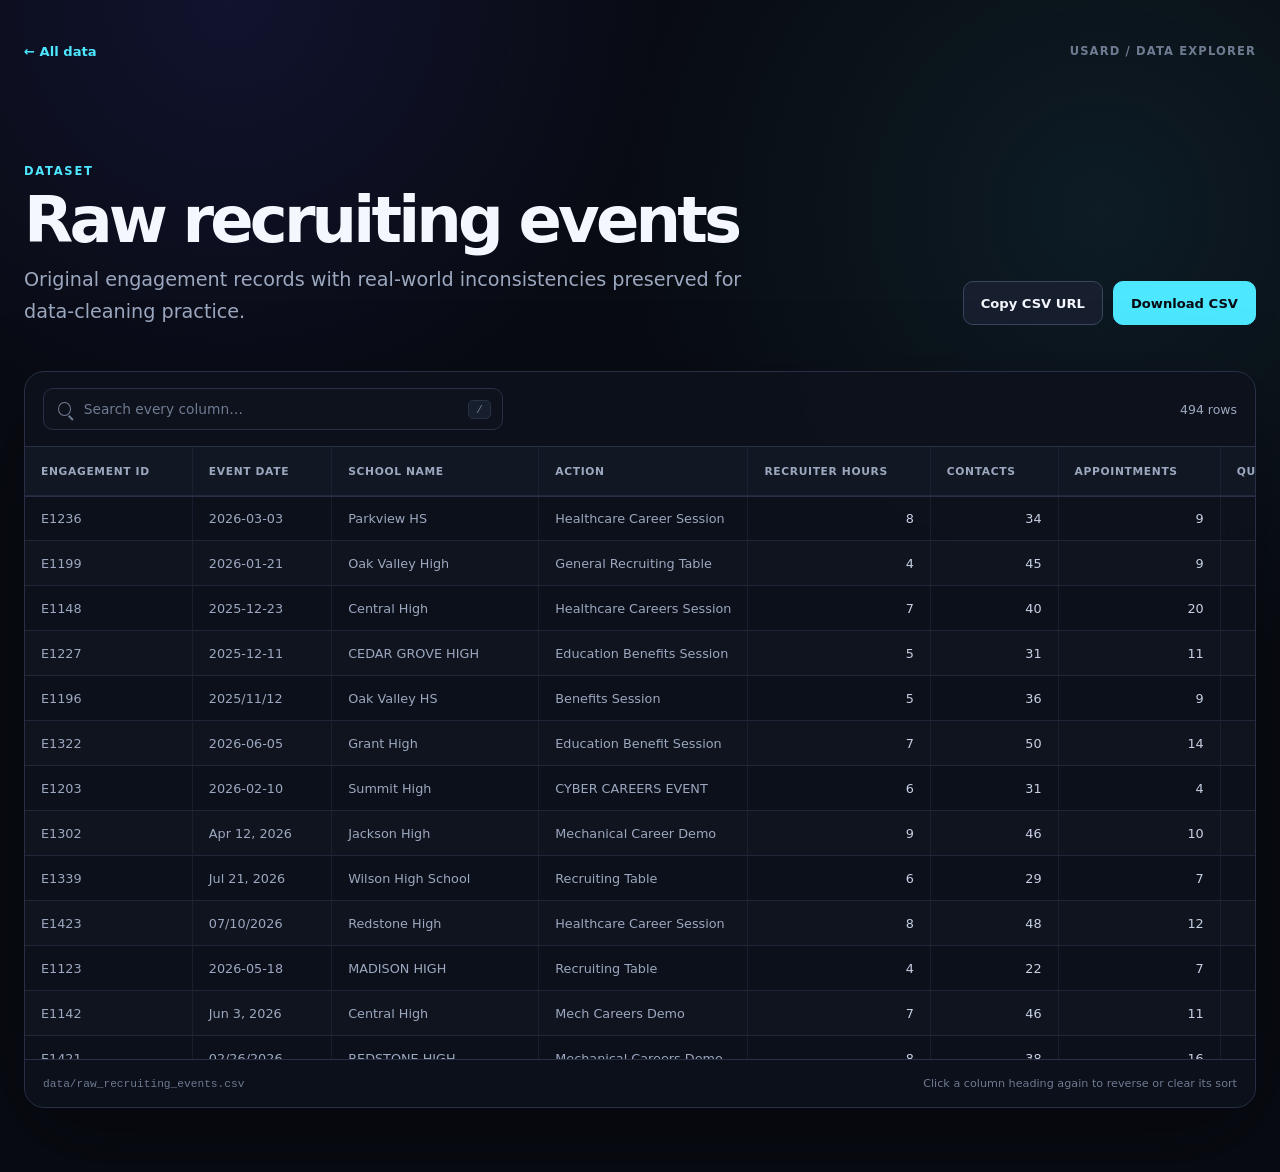
<file: netlify-demo/data-viewer.html>
<!doctype html>
<html lang="en">
  <head>
    <meta charset="utf-8" />
    <meta name="viewport" content="width=device-width, initial-scale=1" />
    <meta name="description" content="Explore and download USARD lab data" />
    <title>Data viewer | USARD Concepts</title>
    <link rel="icon" href="assets/favicon.svg" type="image/svg+xml" />
    <link rel="stylesheet" href="assets/styles.css" />
    <link rel="stylesheet" href="assets/data-viewer.css" />
  </head>
  <body>
    <main class="viewer-shell">
      <header class="viewer-topbar">
        <a class="back-link compact" href="index.html#data-heading">&#8592; All data</a>
        <p>USARD / Data explorer</p>
      </header>

      <section class="viewer-heading" aria-labelledby="dataset-title">
        <div>
          <p class="eyebrow">Dataset</p>
          <h1 id="dataset-title">Loading data&hellip;</h1>
          <p class="lede" id="dataset-description"></p>
        </div>
        <div class="viewer-actions">
          <button class="secondary-button" id="copy-url" type="button">Copy CSV URL</button>
          <a class="primary-button" id="download-csv" href="#" download>Download CSV</a>
        </div>
      </section>

      <section class="dataset-panel" aria-label="CSV data viewer">
        <div class="dataset-toolbar">
          <label class="search-field" for="table-search">
            <span class="search-icon" aria-hidden="true"></span>
            <span class="sr-only">Search this dataset</span>
            <input id="table-search" type="search" placeholder="Search every column&hellip;" autocomplete="off" />
            <kbd>/</kbd>
          </label>
          <p class="row-count" id="row-count" aria-live="polite">Loading&hellip;</p>
        </div>

        <div class="viewer-table-wrap" tabindex="0" aria-label="Scrollable data table">
          <table class="viewer-table" id="csv-table">
            <thead></thead>
            <tbody></tbody>
          </table>
          <div class="table-state" id="table-state" role="status">
            <span class="loader" aria-hidden="true"></span>
            <p>Reading CSV&hellip;</p>
          </div>
        </div>

        <footer class="dataset-footer">
          <p id="file-path"></p>
          <p>Click a column heading again to reverse or clear its sort</p>
        </footer>
      </section>
    </main>

    <script src="assets/data-viewer.js" defer></script>
  </body>
</html>
</file>
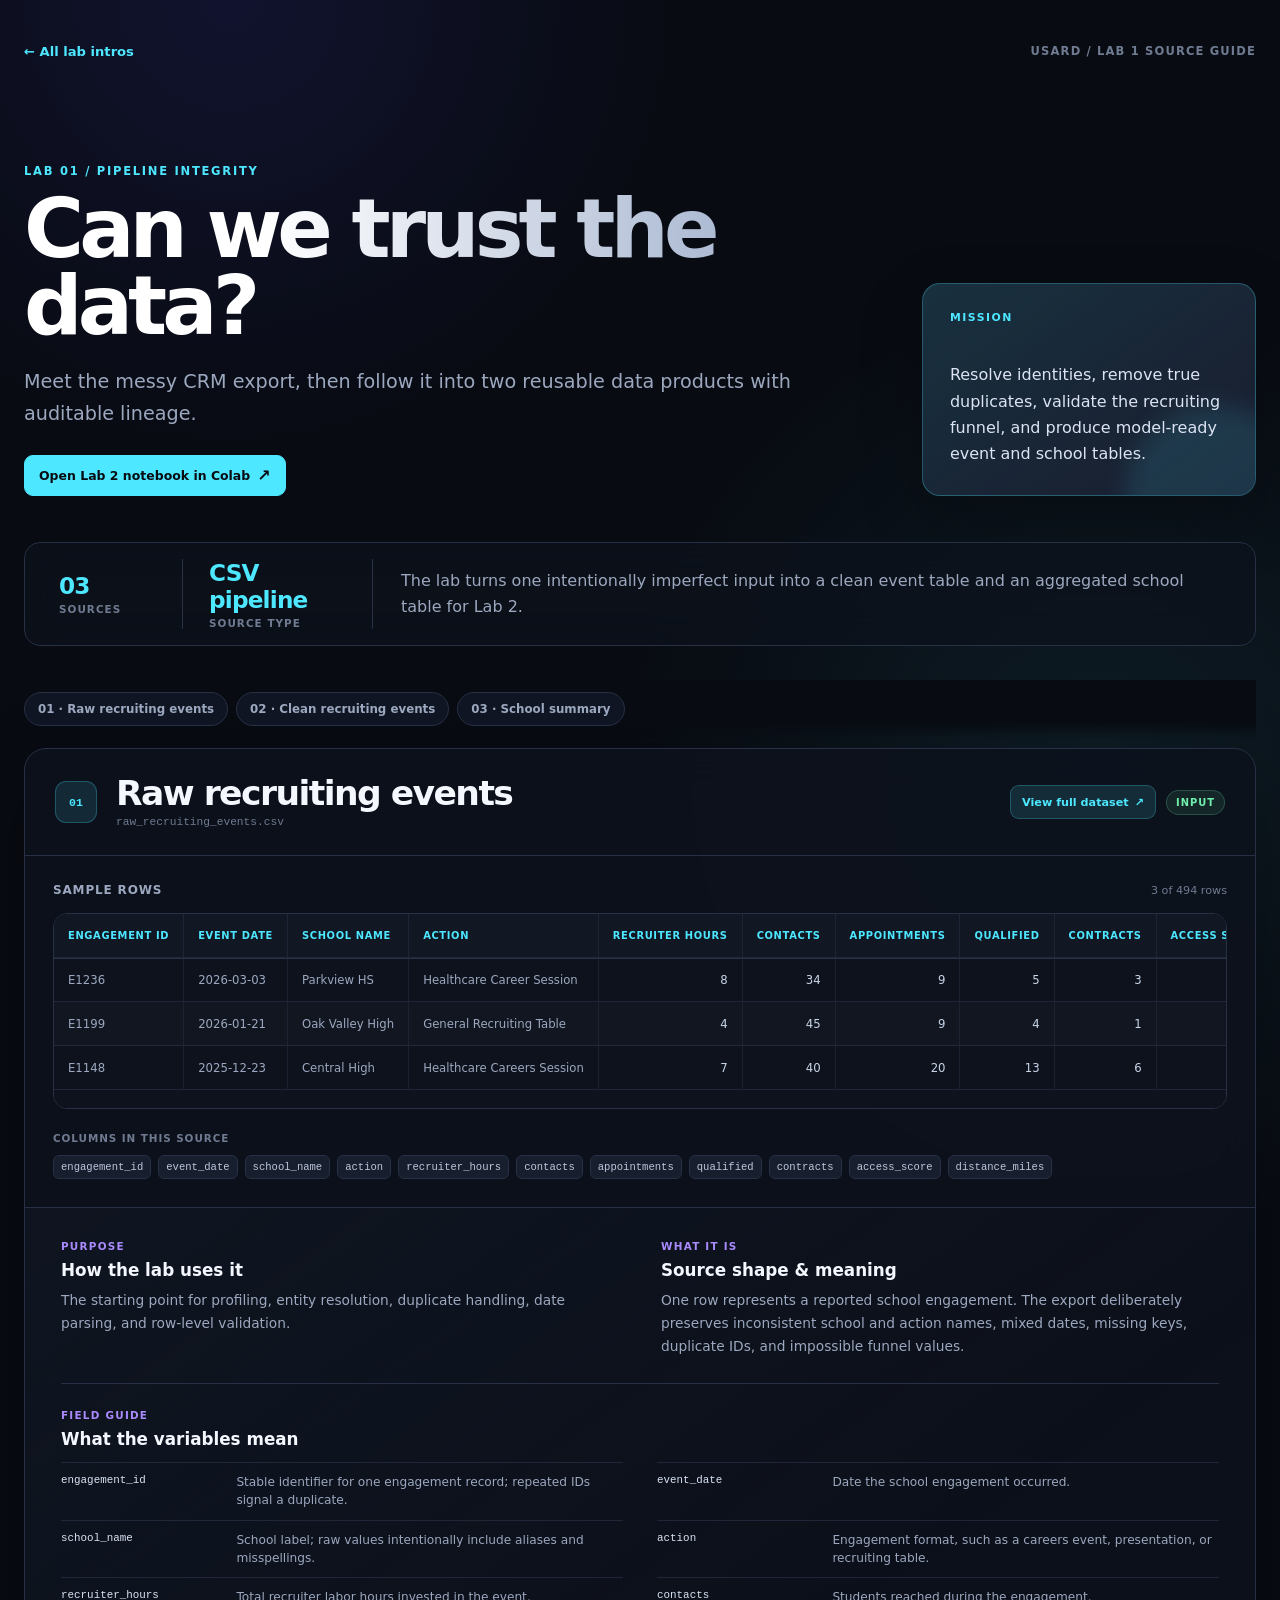
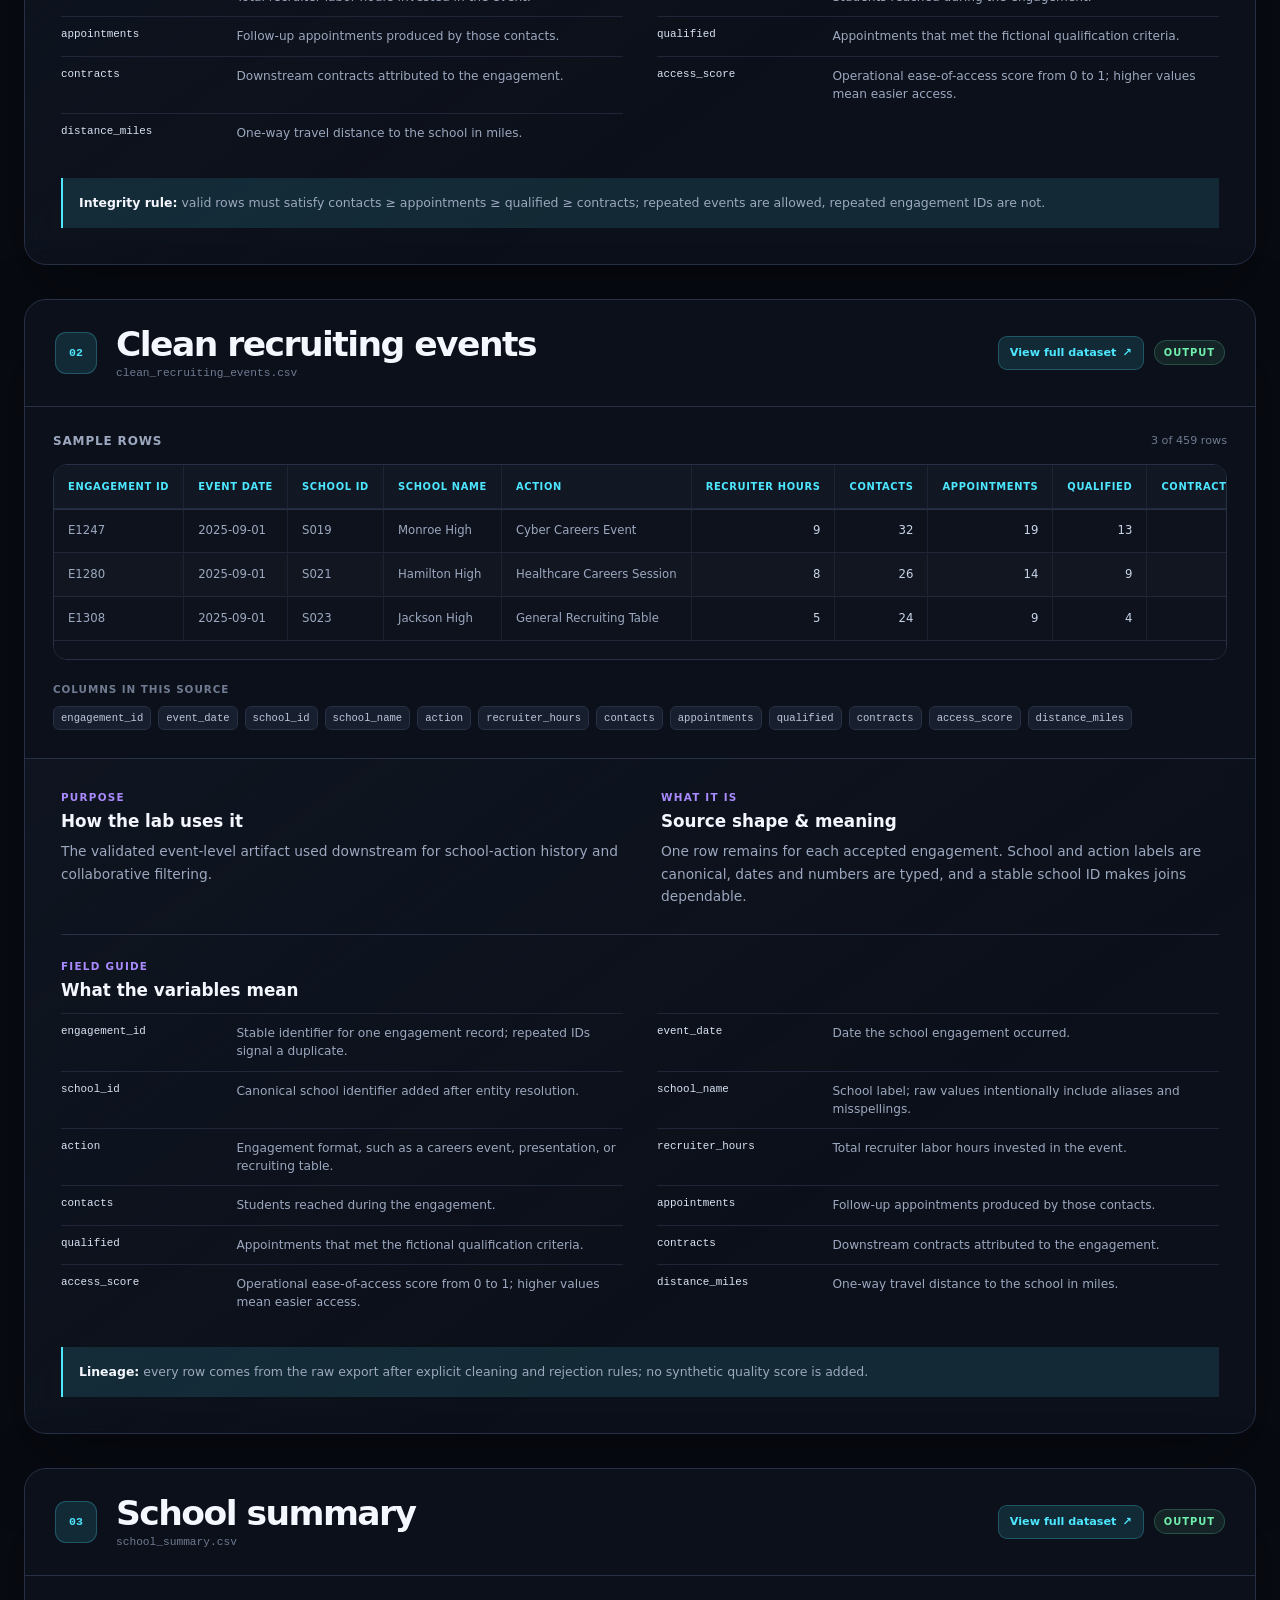
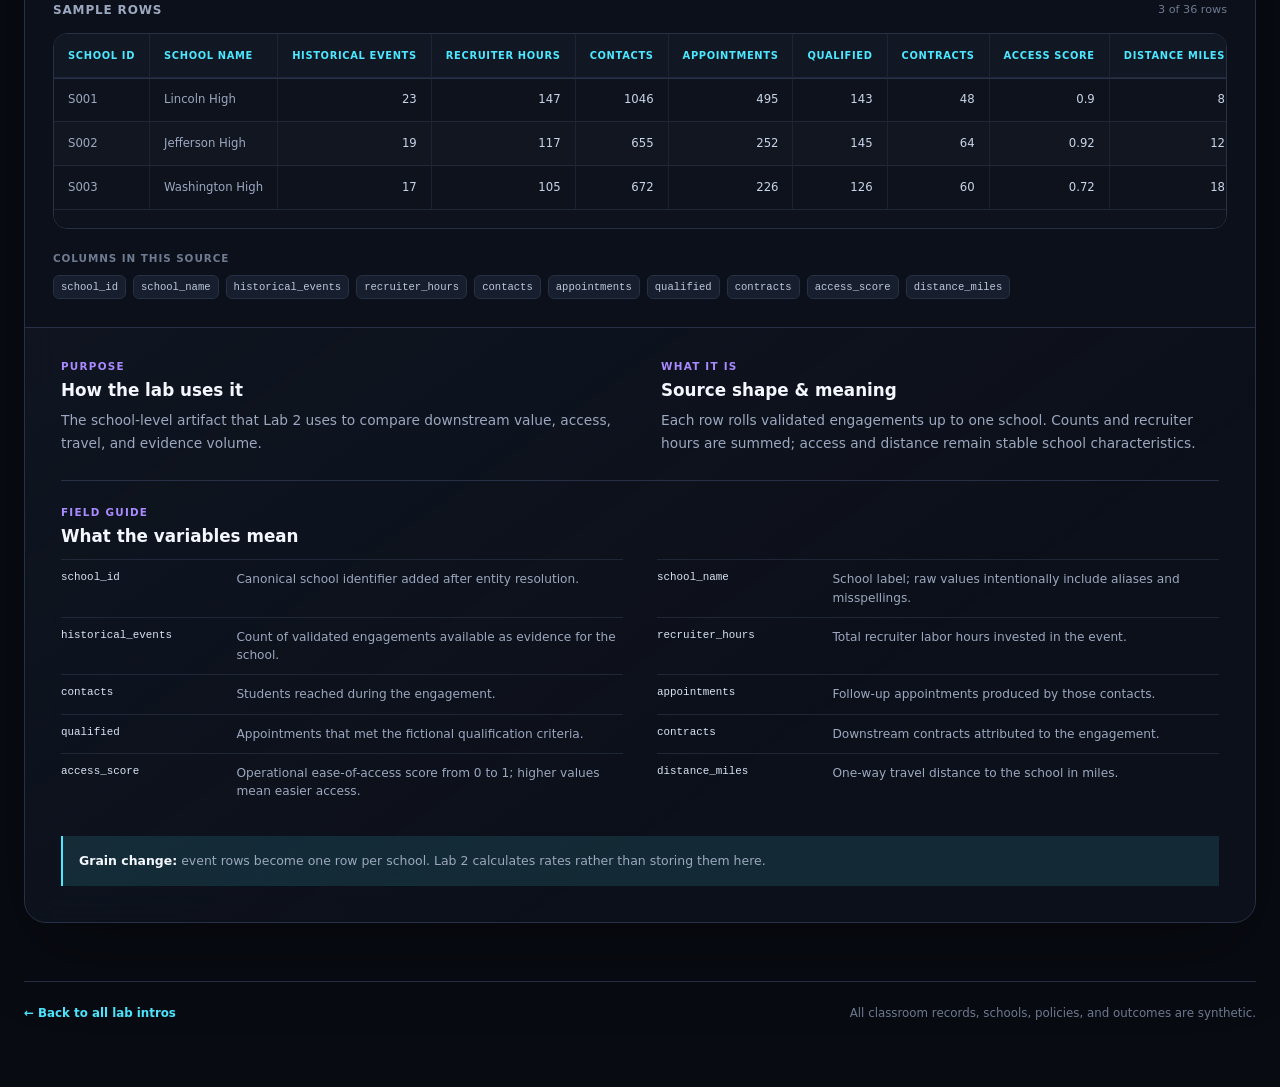
<file: netlify-demo/lab-1-intro.html>
<!doctype html>
<html lang="en">
  <head>
    <meta charset="utf-8" />
    <meta name="viewport" content="width=device-width, initial-scale=1" />
    <meta name="description" content="Explore the inputs and outputs for the USARD data-cleaning lab." />
    <title>Lab 1 data guide | USARD Concepts</title>
    <link rel="icon" href="assets/favicon.svg" type="image/svg+xml" />
    <link rel="stylesheet" href="assets/styles.css" />
    <link rel="stylesheet" href="assets/lab-intro.css?v=20260818-2" />
  </head>
  <body data-lab="1">
    <main class="intro-shell">
      <header class="intro-topbar">
        <a class="back-link compact" href="index.html#labs-heading">&#8592; All lab intros</a>
        <p>USARD / Lab <span data-lab-number>1</span> source guide</p>
      </header>

      <section class="intro-hero" aria-labelledby="lab-title">
        <div class="intro-hero-copy">
          <p class="eyebrow" id="lab-kicker">Lab 1</p>
          <h1 id="lab-title">Loading lab guide&hellip;</h1>
          <p class="lede" id="lab-summary"></p>
          <a class="next-notebook-link" href="https://colab.research.google.com/github/TheDeafOne/USARD-AI/blob/main/labs/Lab_2_Recommender_Systems.ipynb" target="_blank" rel="noopener">Open Lab 2 notebook in Colab <span aria-hidden="true">↗</span></a>
        </div>
        <div class="mission-card">
          <p class="mission-label">Mission</p>
          <p id="lab-mission"></p>
        </div>
      </section>

      <section class="source-overview" aria-label="Guide overview">
        <div class="overview-stat"><strong id="source-count">&mdash;</strong><span>Sources</span></div>
        <div class="overview-stat"><strong id="lab-mode">&mdash;</strong><span>Source type</span></div>
        <p id="lab-outcome"></p>
      </section>

      <nav class="source-jump" id="source-jump" aria-label="Jump to a data source"></nav>
      <div class="source-list" id="source-list" aria-live="polite"></div>

      <footer class="intro-footer">
        <a href="index.html#labs-heading">&#8592; Back to all lab intros</a>
        <p>All classroom records, schools, policies, and outcomes are synthetic.</p>
      </footer>
    </main>

    <noscript><p class="noscript-note">Enable JavaScript to load the sample tables and field guide.</p></noscript>
    <script src="assets/lab-intro.js?v=20260818-2" defer></script>
  </body>
</html>
</file>
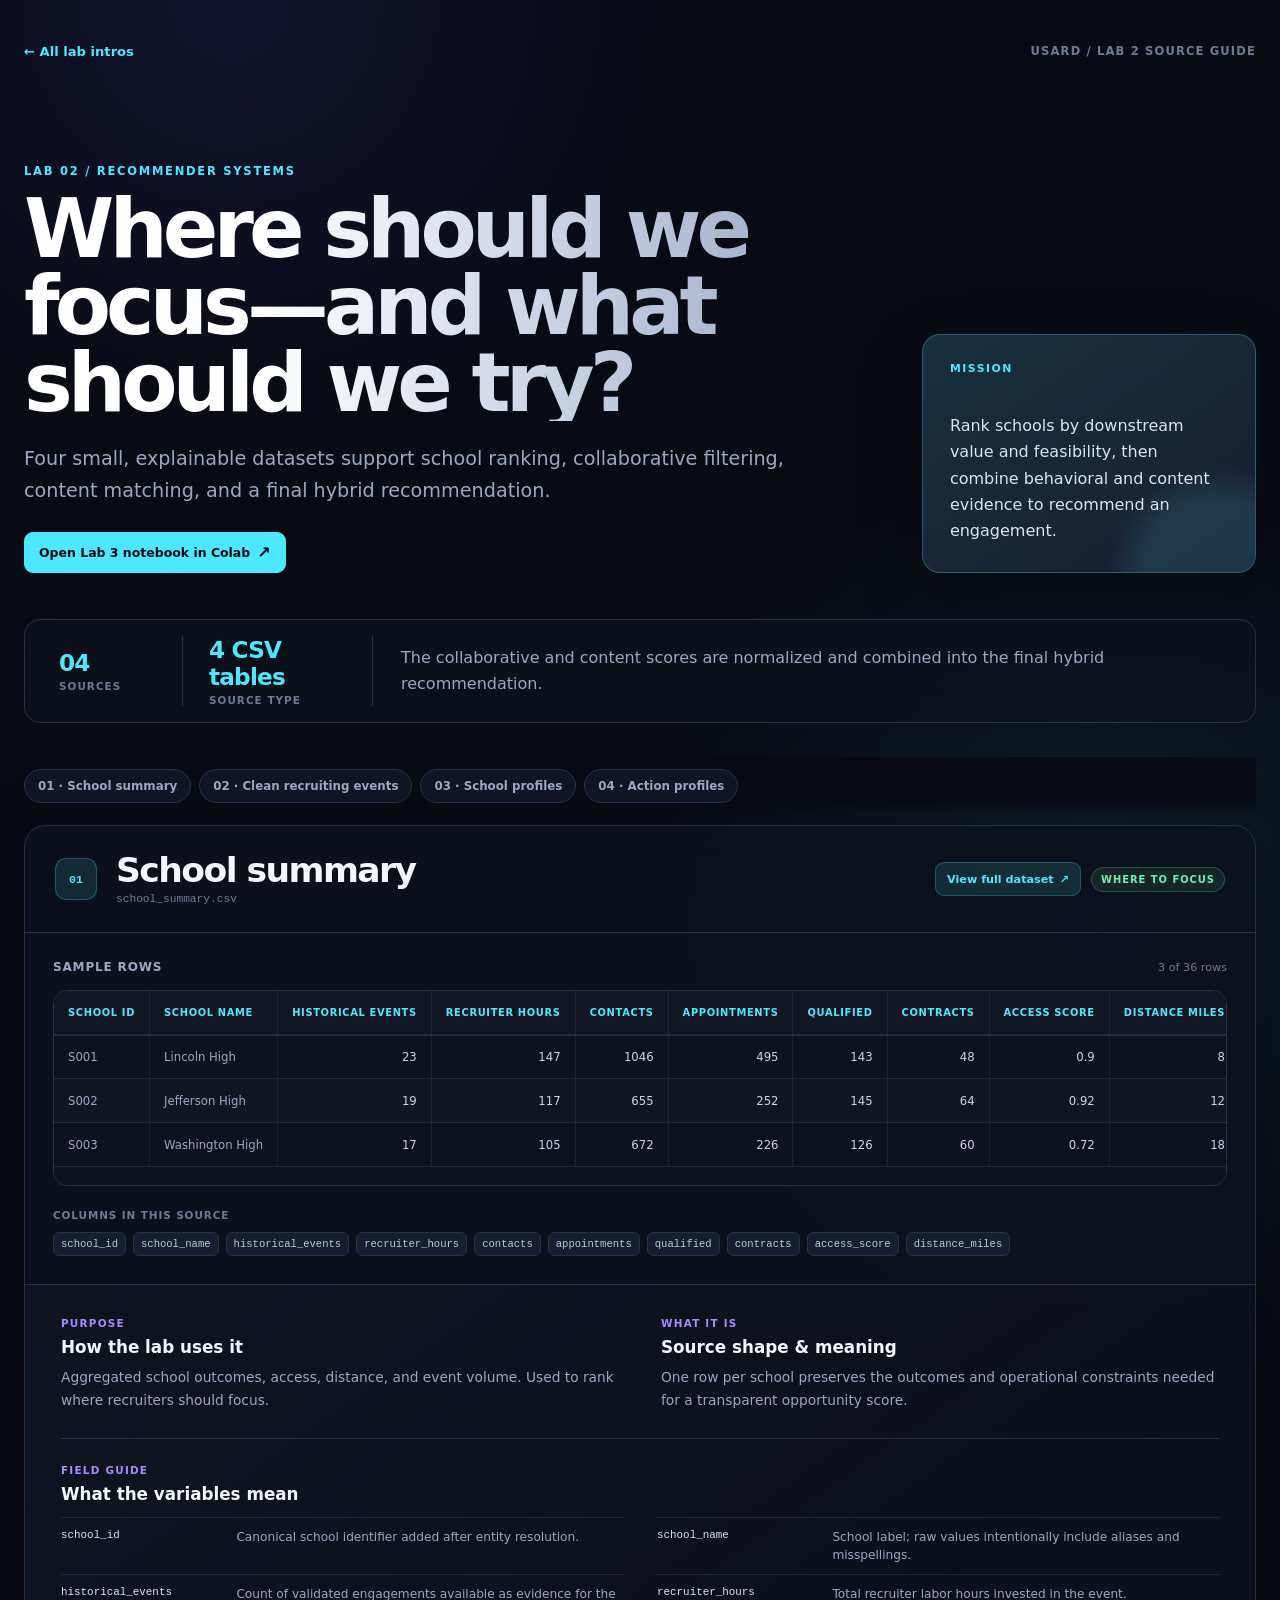
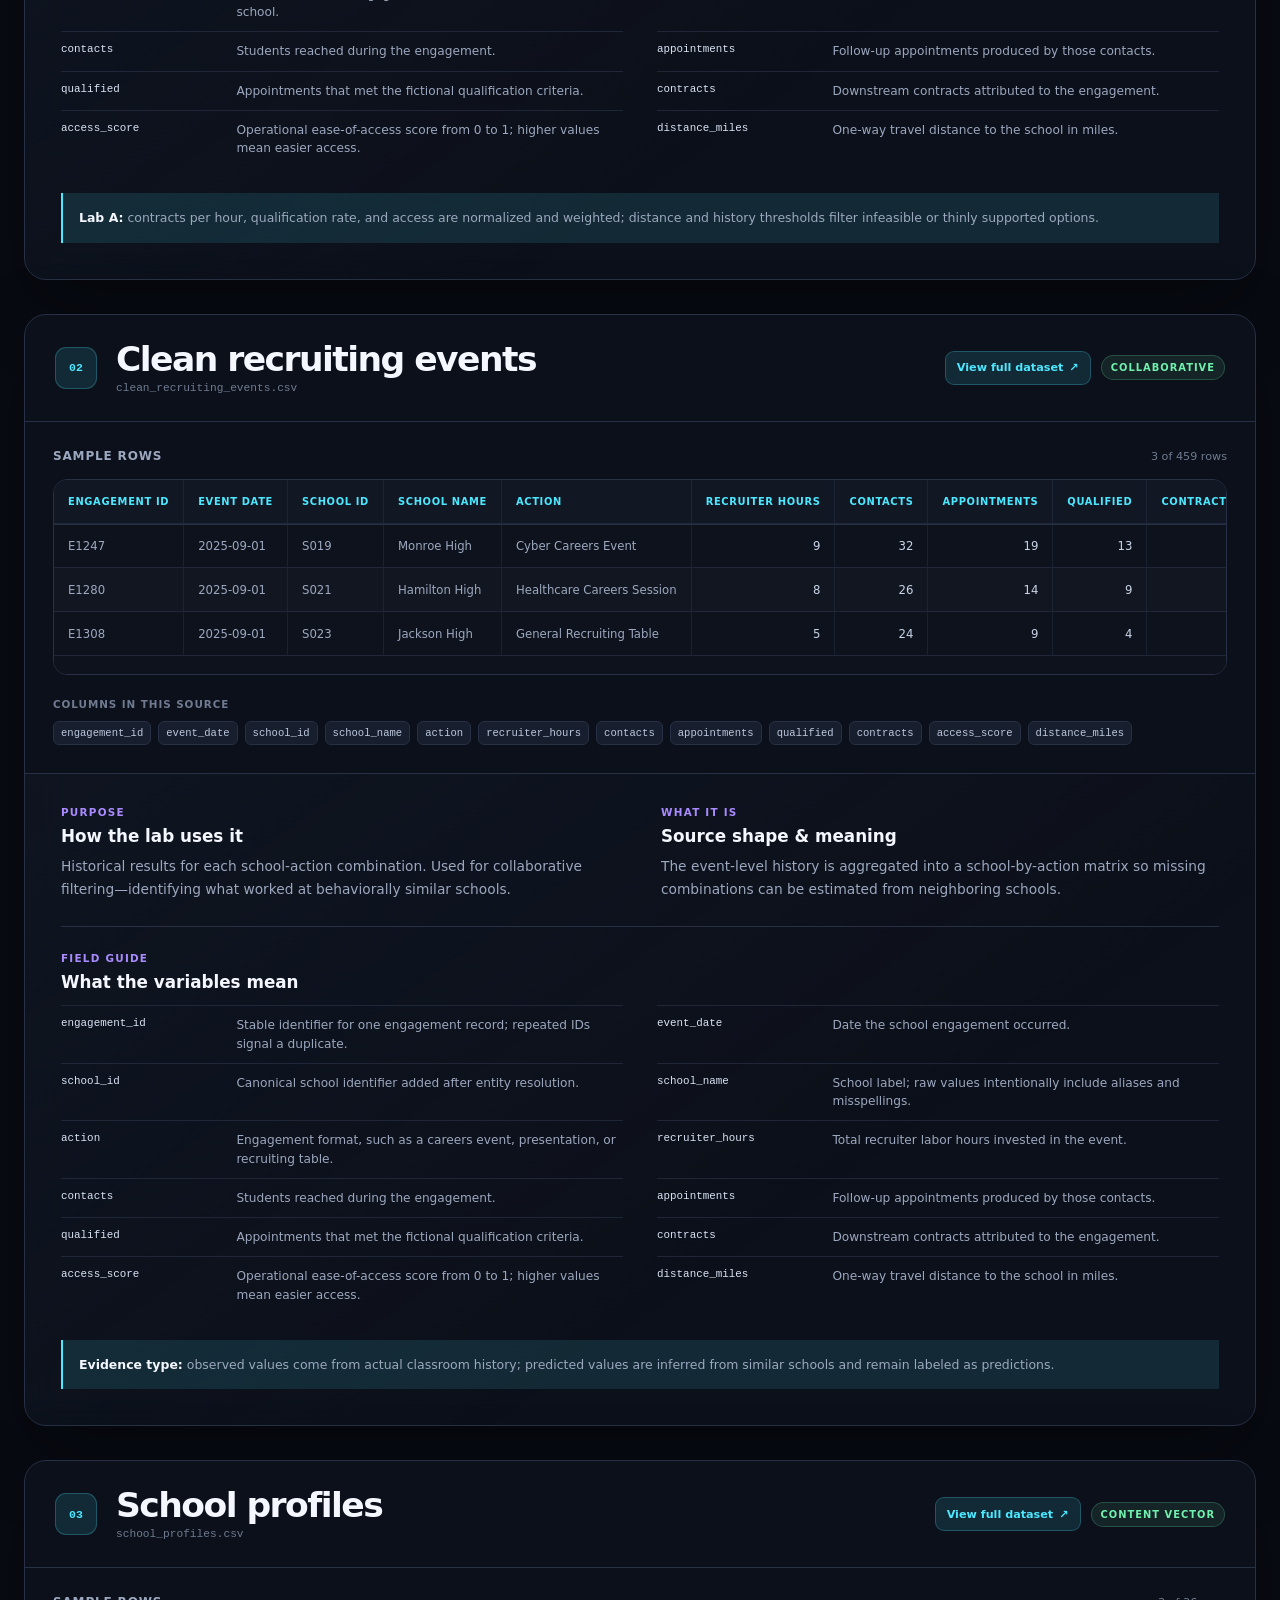
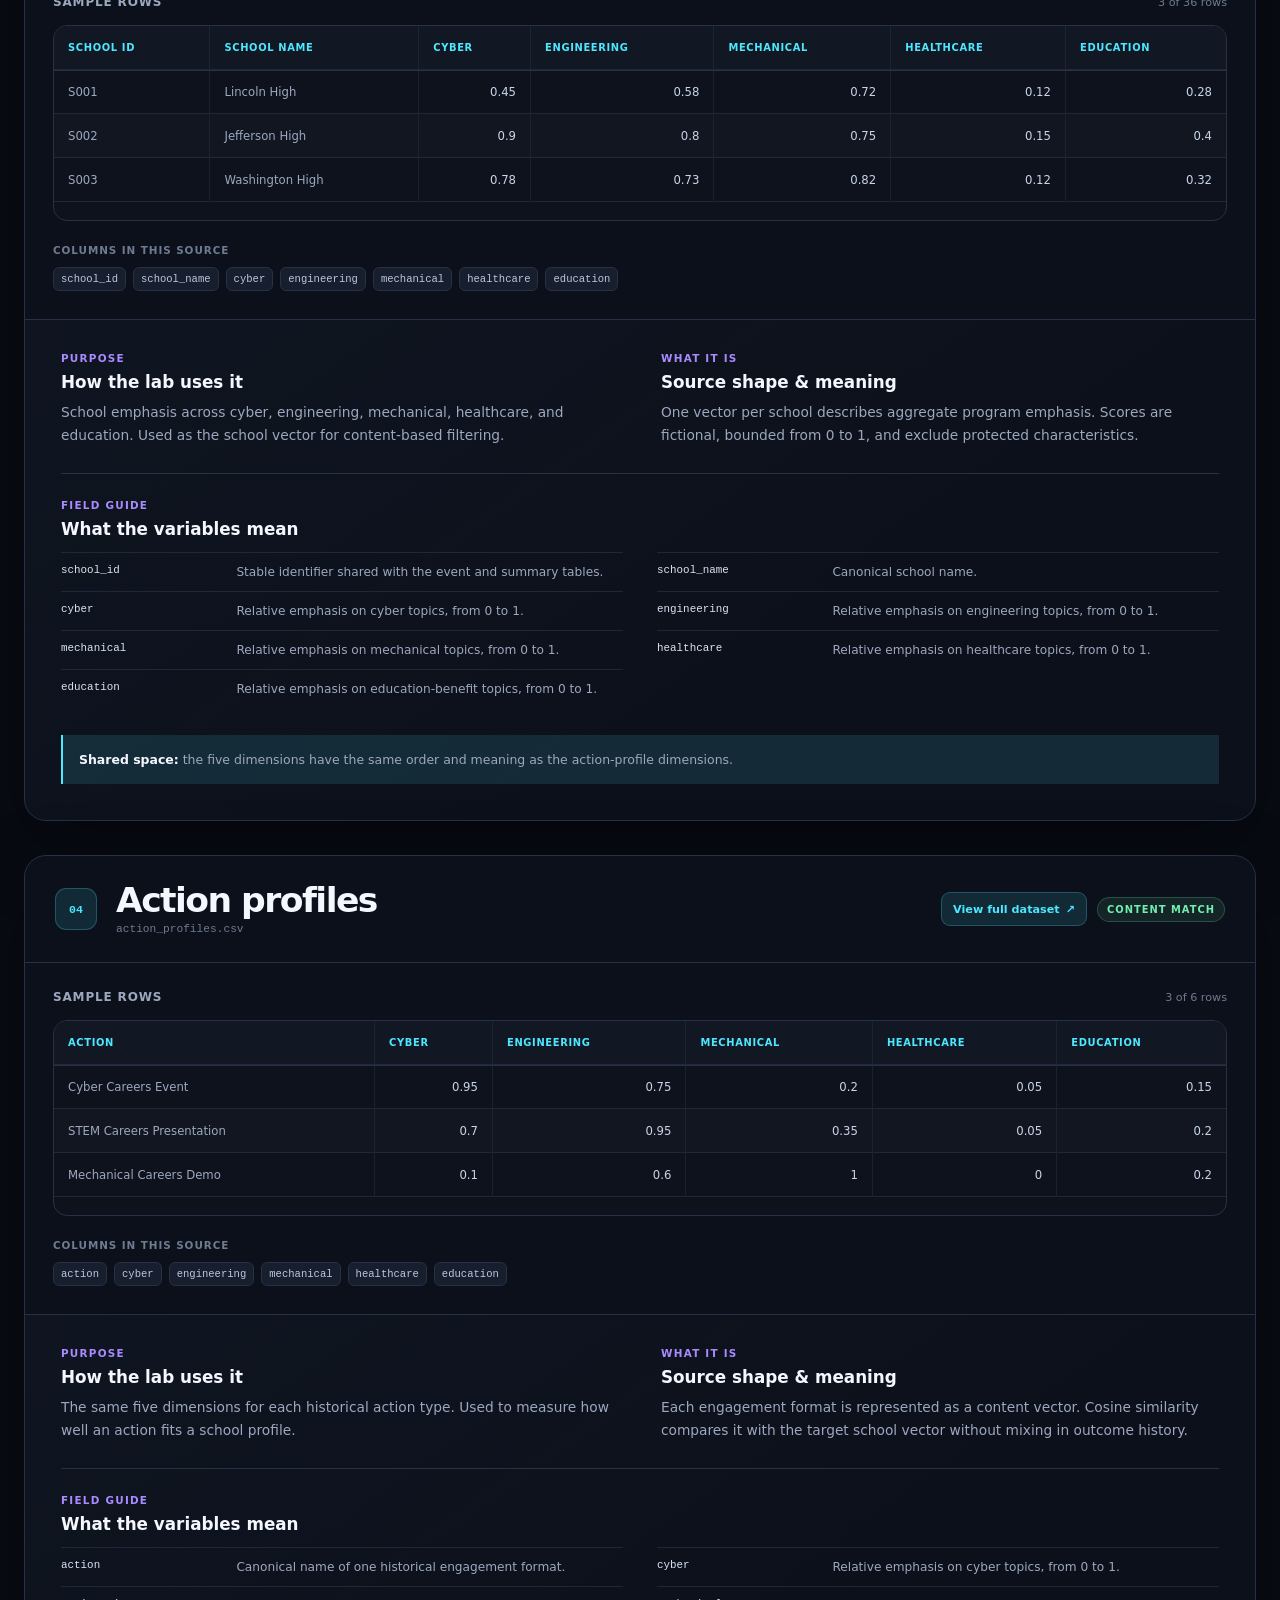
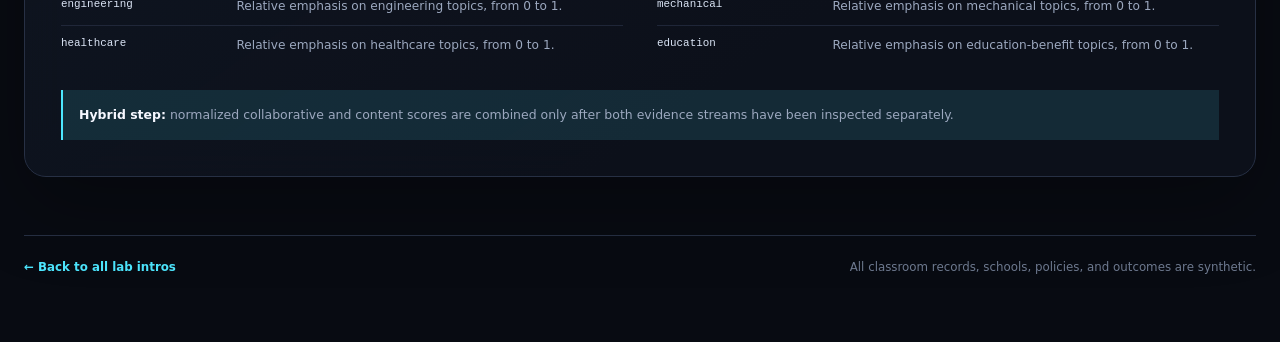
<file: netlify-demo/lab-2-intro.html>
<!doctype html>
<html lang="en">
  <head>
    <meta charset="utf-8" />
    <meta name="viewport" content="width=device-width, initial-scale=1" />
    <meta name="description" content="Explore the four datasets used by the USARD recommender-systems lab." />
    <title>Lab 2 data guide | USARD Concepts</title>
    <link rel="icon" href="assets/favicon.svg" type="image/svg+xml" />
    <link rel="stylesheet" href="assets/styles.css" />
    <link rel="stylesheet" href="assets/lab-intro.css?v=20260818-2" />
  </head>
  <body data-lab="2">
    <main class="intro-shell">
      <header class="intro-topbar">
        <a class="back-link compact" href="index.html#labs-heading">&#8592; All lab intros</a>
        <p>USARD / Lab <span data-lab-number>2</span> source guide</p>
      </header>

      <section class="intro-hero" aria-labelledby="lab-title">
        <div class="intro-hero-copy">
          <p class="eyebrow" id="lab-kicker">Lab 2</p>
          <h1 id="lab-title">Loading lab guide&hellip;</h1>
          <p class="lede" id="lab-summary"></p>
          <a class="next-notebook-link" href="https://colab.research.google.com/github/TheDeafOne/USARD-AI/blob/main/labs/Lab_3_RAG_Grounded_Briefs.ipynb" target="_blank" rel="noopener">Open Lab 3 notebook in Colab <span aria-hidden="true">↗</span></a>
        </div>
        <div class="mission-card">
          <p class="mission-label">Mission</p>
          <p id="lab-mission"></p>
        </div>
      </section>

      <section class="source-overview" aria-label="Guide overview">
        <div class="overview-stat"><strong id="source-count">&mdash;</strong><span>Sources</span></div>
        <div class="overview-stat"><strong id="lab-mode">&mdash;</strong><span>Source type</span></div>
        <p id="lab-outcome"></p>
      </section>

      <nav class="source-jump" id="source-jump" aria-label="Jump to a data source"></nav>
      <div class="source-list" id="source-list" aria-live="polite"></div>

      <footer class="intro-footer">
        <a href="index.html#labs-heading">&#8592; Back to all lab intros</a>
        <p>All classroom records, schools, policies, and outcomes are synthetic.</p>
      </footer>
    </main>

    <noscript><p class="noscript-note">Enable JavaScript to load the sample tables and field guide.</p></noscript>
    <script src="assets/lab-intro.js?v=20260818-2" defer></script>
  </body>
</html>
</file>
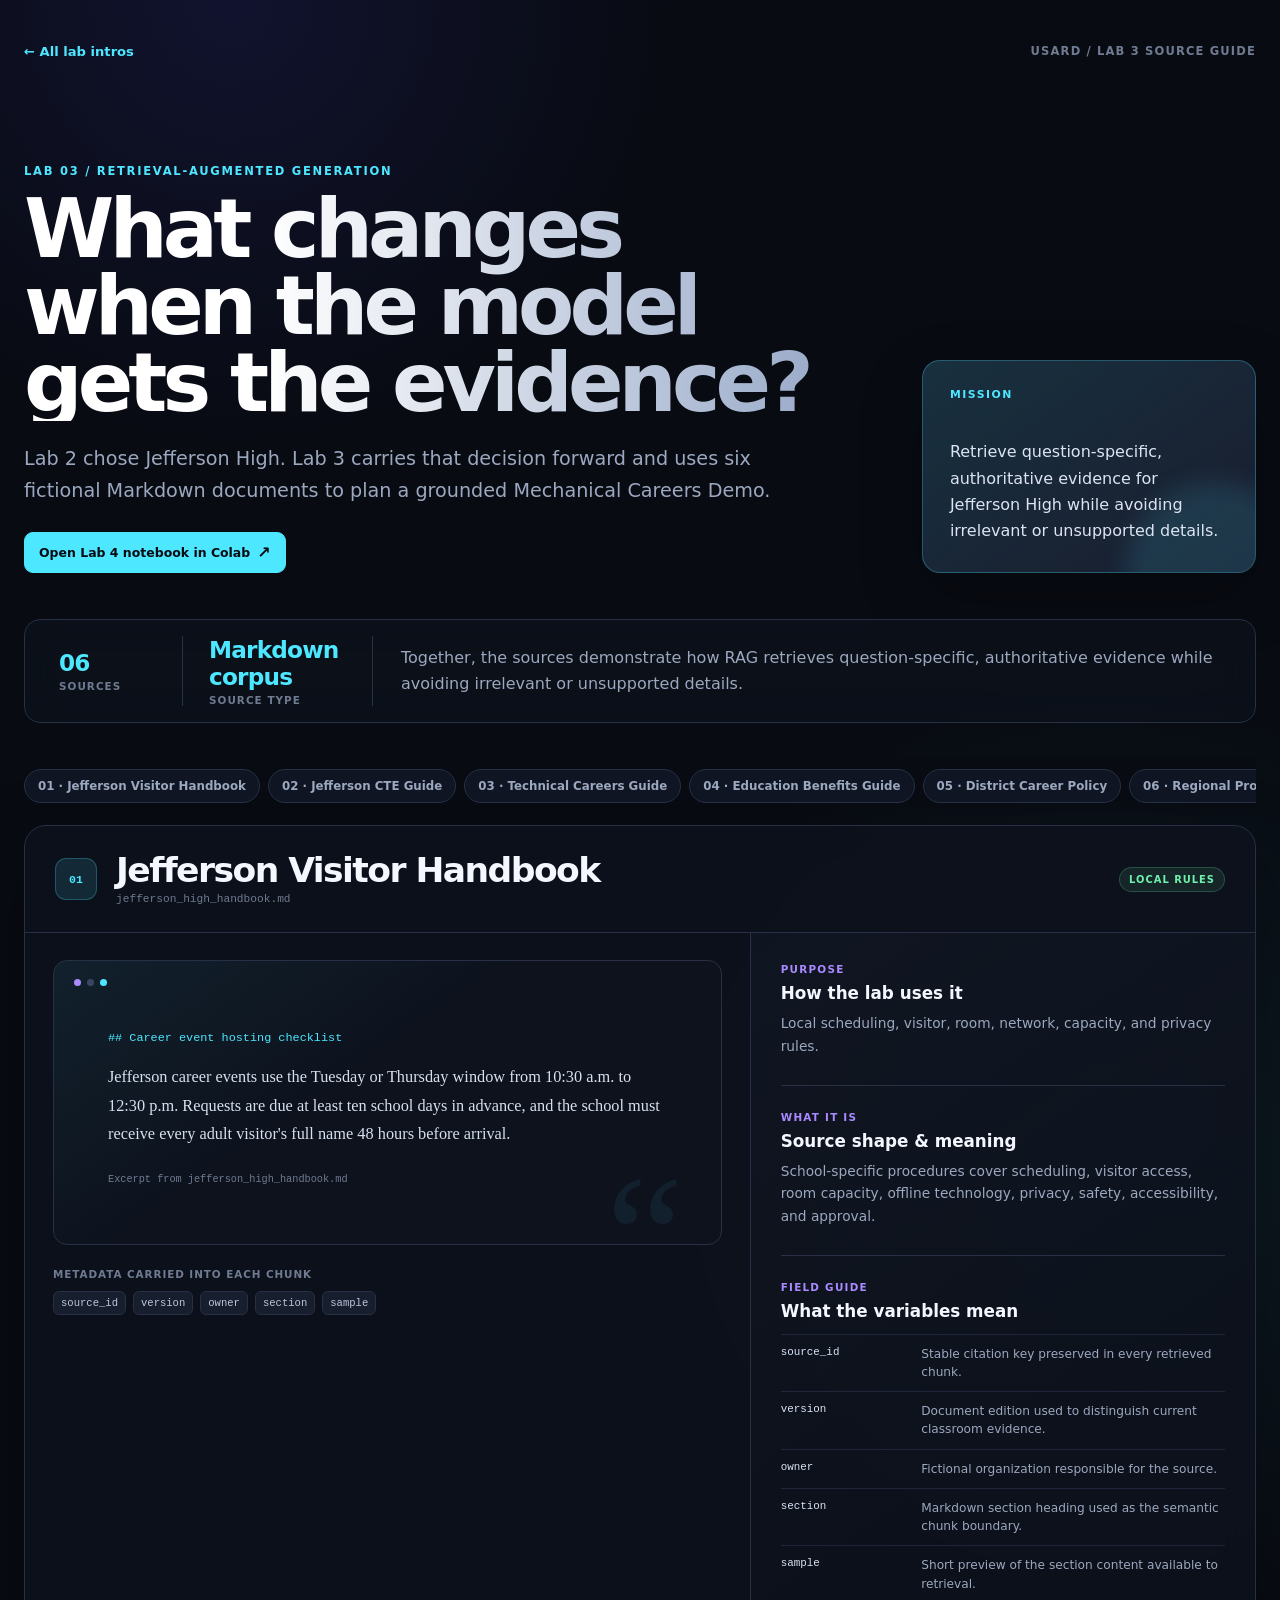
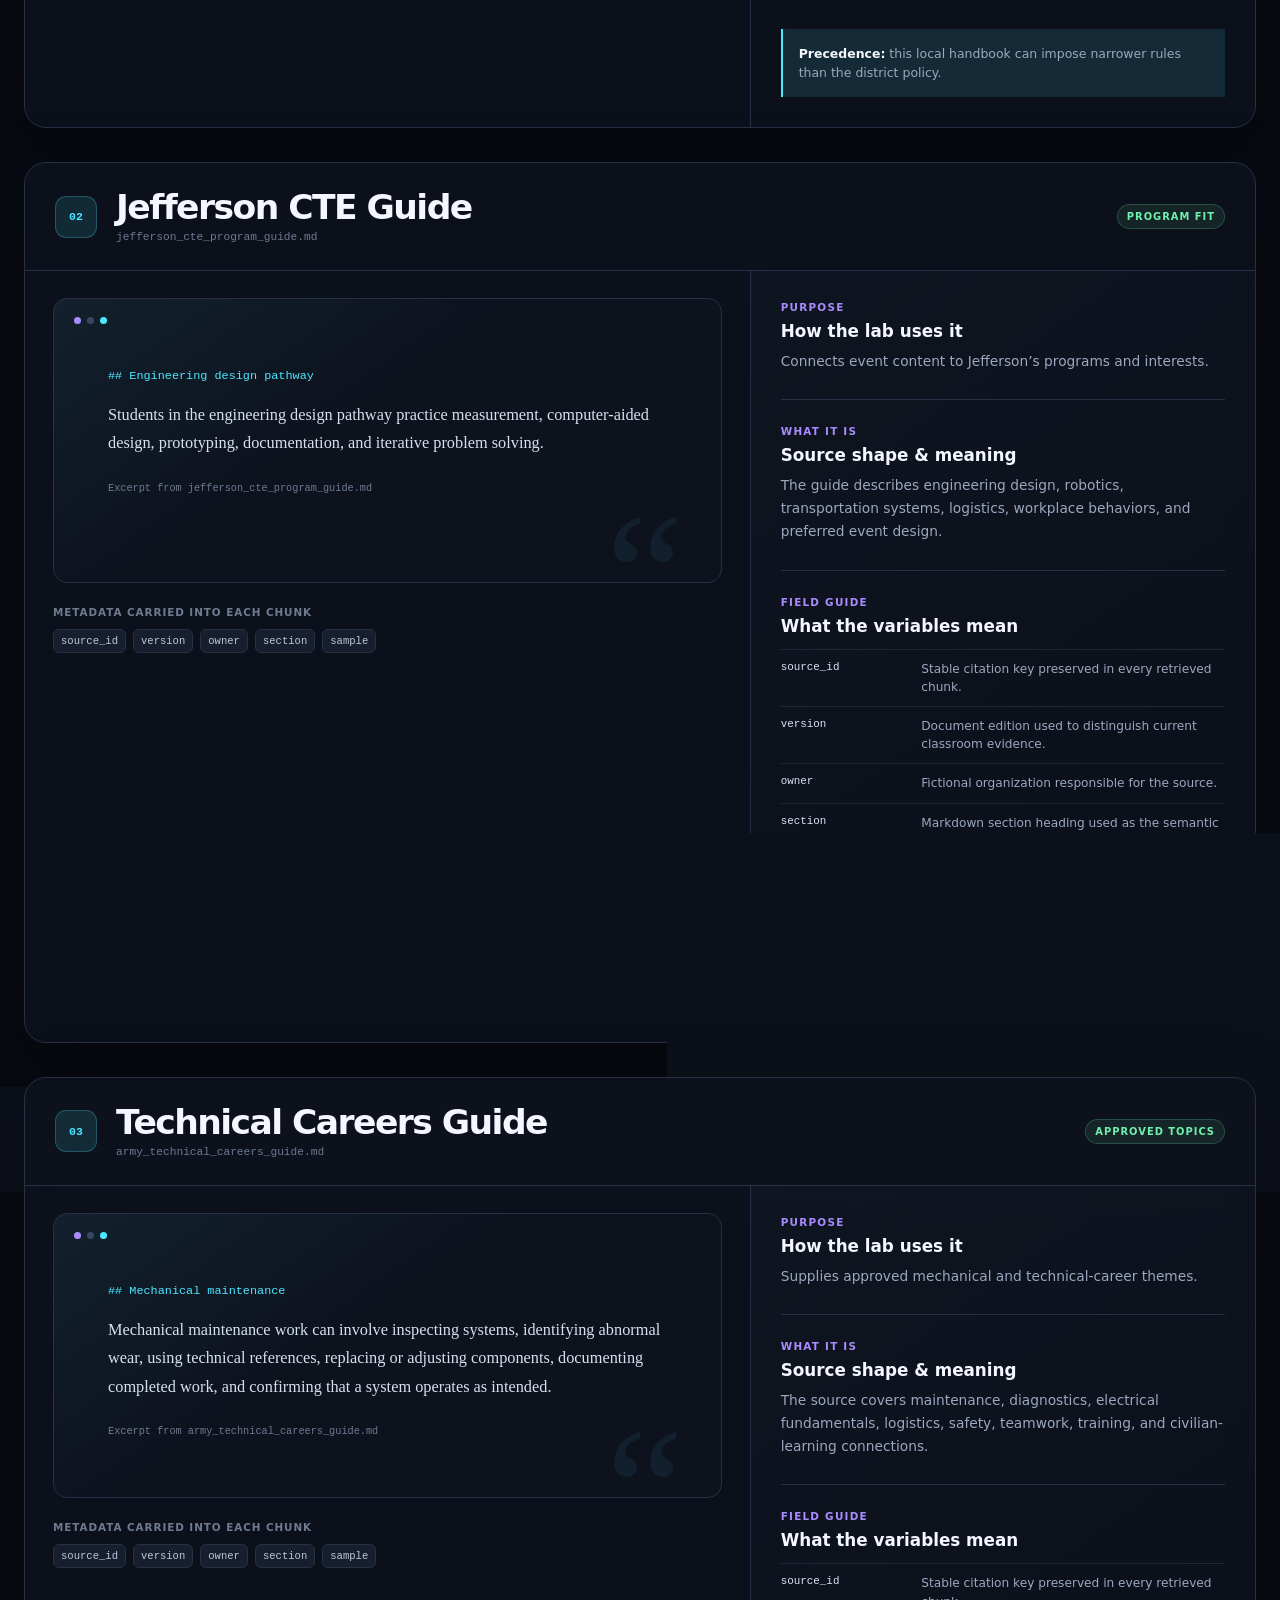
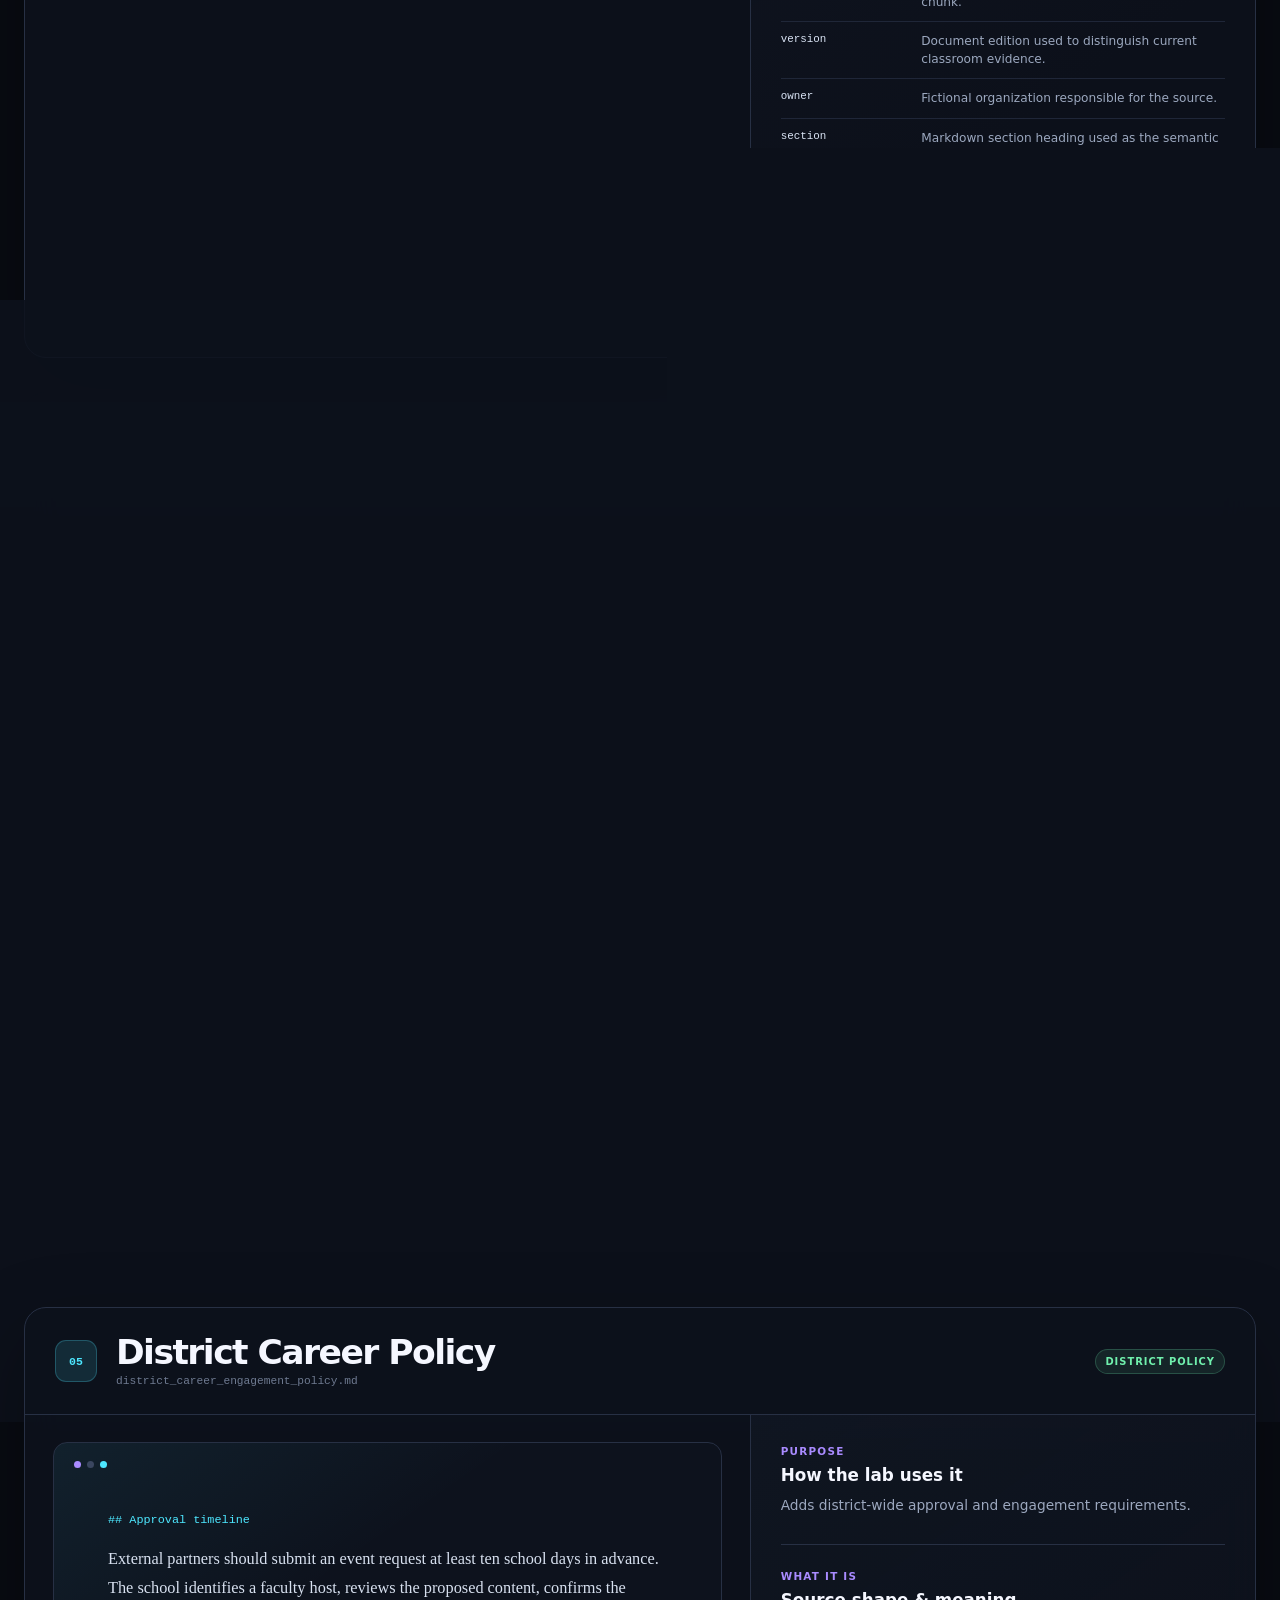
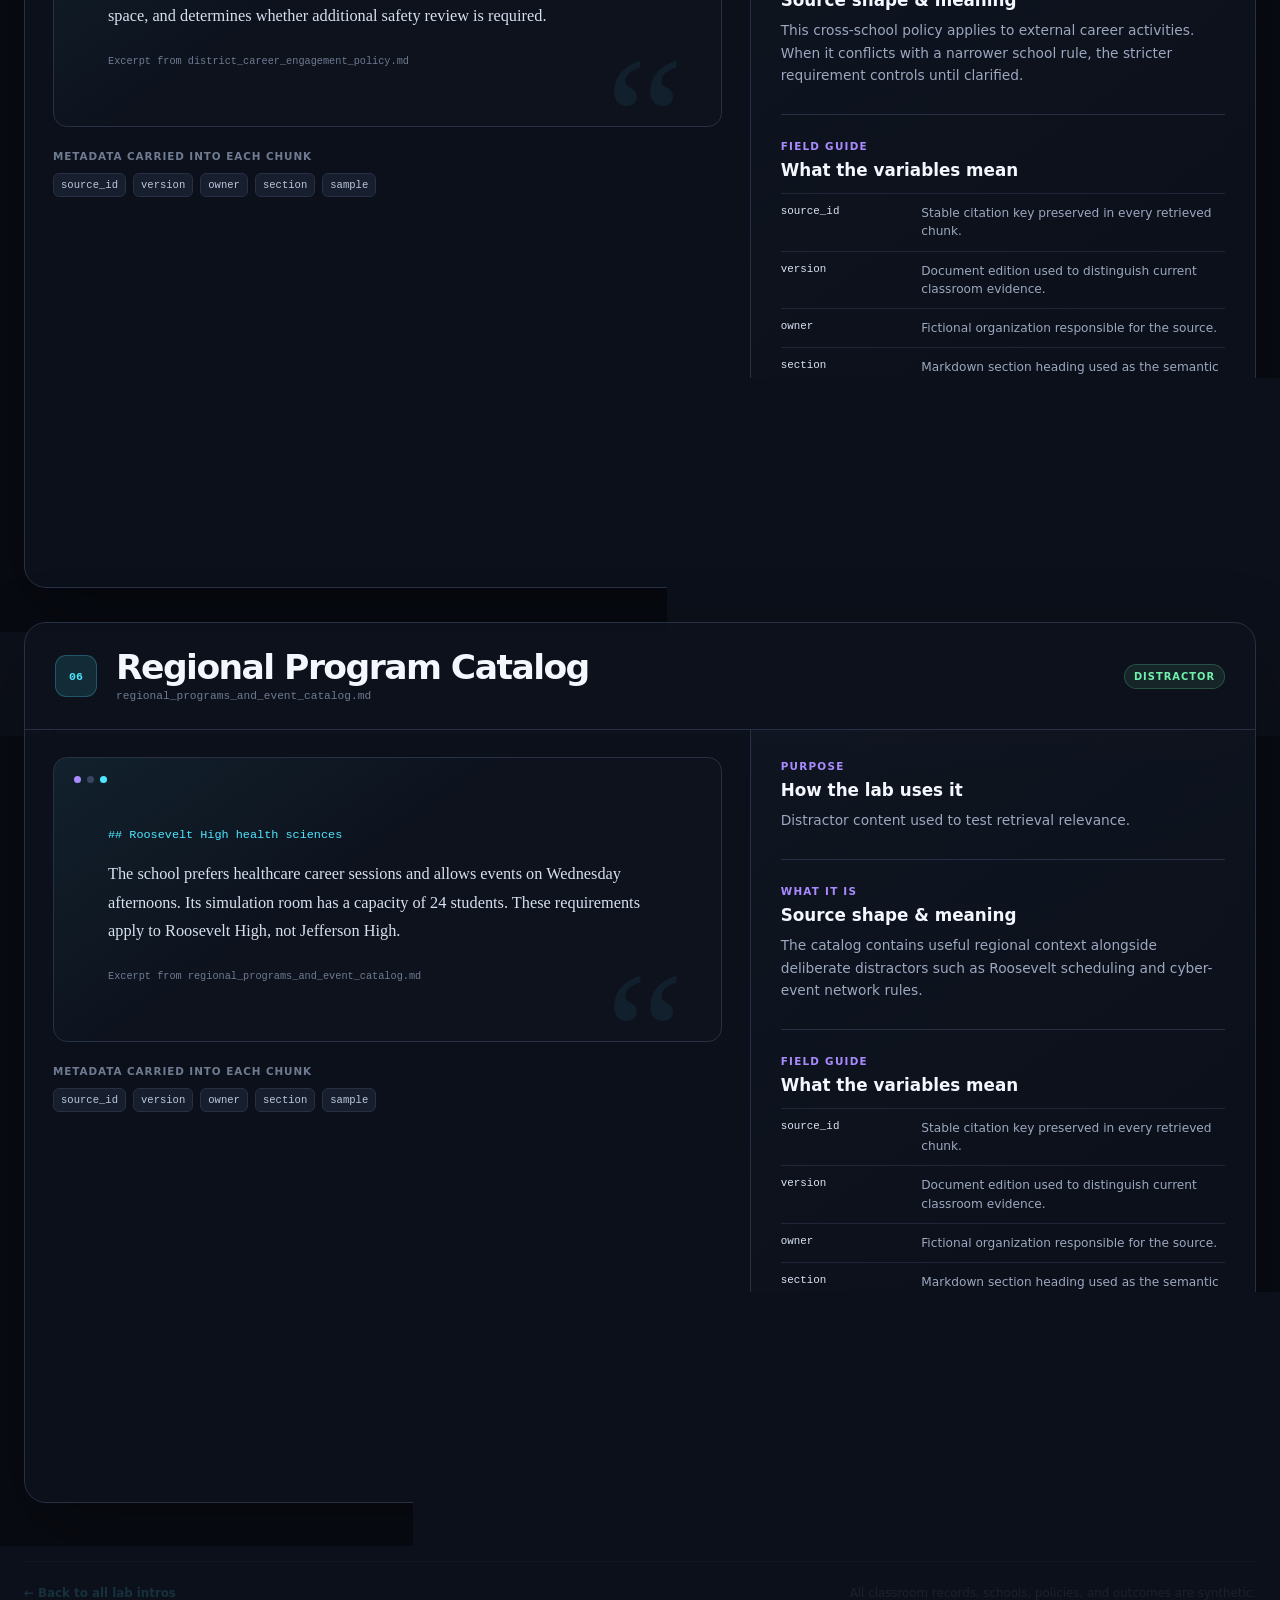
<file: netlify-demo/lab-3-intro.html>
<!doctype html>
<html lang="en">
  <head>
    <meta charset="utf-8" />
    <meta name="viewport" content="width=device-width, initial-scale=1" />
    <meta name="description" content="Explore the approved document corpus used by the USARD RAG lab." />
    <title>Lab 3 source guide | USARD Concepts</title>
    <link rel="icon" href="assets/favicon.svg" type="image/svg+xml" />
    <link rel="stylesheet" href="assets/styles.css" />
    <link rel="stylesheet" href="assets/lab-intro.css?v=20260818-2" />
  </head>
  <body data-lab="3">
    <main class="intro-shell">
      <header class="intro-topbar">
        <a class="back-link compact" href="index.html#labs-heading">&#8592; All lab intros</a>
        <p>USARD / Lab <span data-lab-number>3</span> source guide</p>
      </header>

      <section class="intro-hero" aria-labelledby="lab-title">
        <div class="intro-hero-copy">
          <p class="eyebrow" id="lab-kicker">Lab 3</p>
          <h1 id="lab-title">Loading lab guide&hellip;</h1>
          <p class="lede" id="lab-summary"></p>
          <a class="next-notebook-link" href="https://colab.research.google.com/github/TheDeafOne/USARD-AI/blob/main/labs/Lab_4_Agentic_Integration.ipynb" target="_blank" rel="noopener">Open Lab 4 notebook in Colab <span aria-hidden="true">↗</span></a>
        </div>
        <div class="mission-card">
          <p class="mission-label">Mission</p>
          <p id="lab-mission"></p>
        </div>
      </section>

      <section class="source-overview" aria-label="Guide overview">
        <div class="overview-stat"><strong id="source-count">&mdash;</strong><span>Sources</span></div>
        <div class="overview-stat"><strong id="lab-mode">&mdash;</strong><span>Source type</span></div>
        <p id="lab-outcome"></p>
      </section>

      <nav class="source-jump" id="source-jump" aria-label="Jump to a data source"></nav>
      <div class="source-list" id="source-list" aria-live="polite"></div>

      <footer class="intro-footer">
        <a href="index.html#labs-heading">&#8592; Back to all lab intros</a>
        <p>All classroom records, schools, policies, and outcomes are synthetic.</p>
      </footer>
    </main>

    <noscript><p class="noscript-note">Enable JavaScript to load the sample tables and field guide.</p></noscript>
    <script src="assets/lab-intro.js?v=20260818-2" defer></script>
  </body>
</html>
</file>
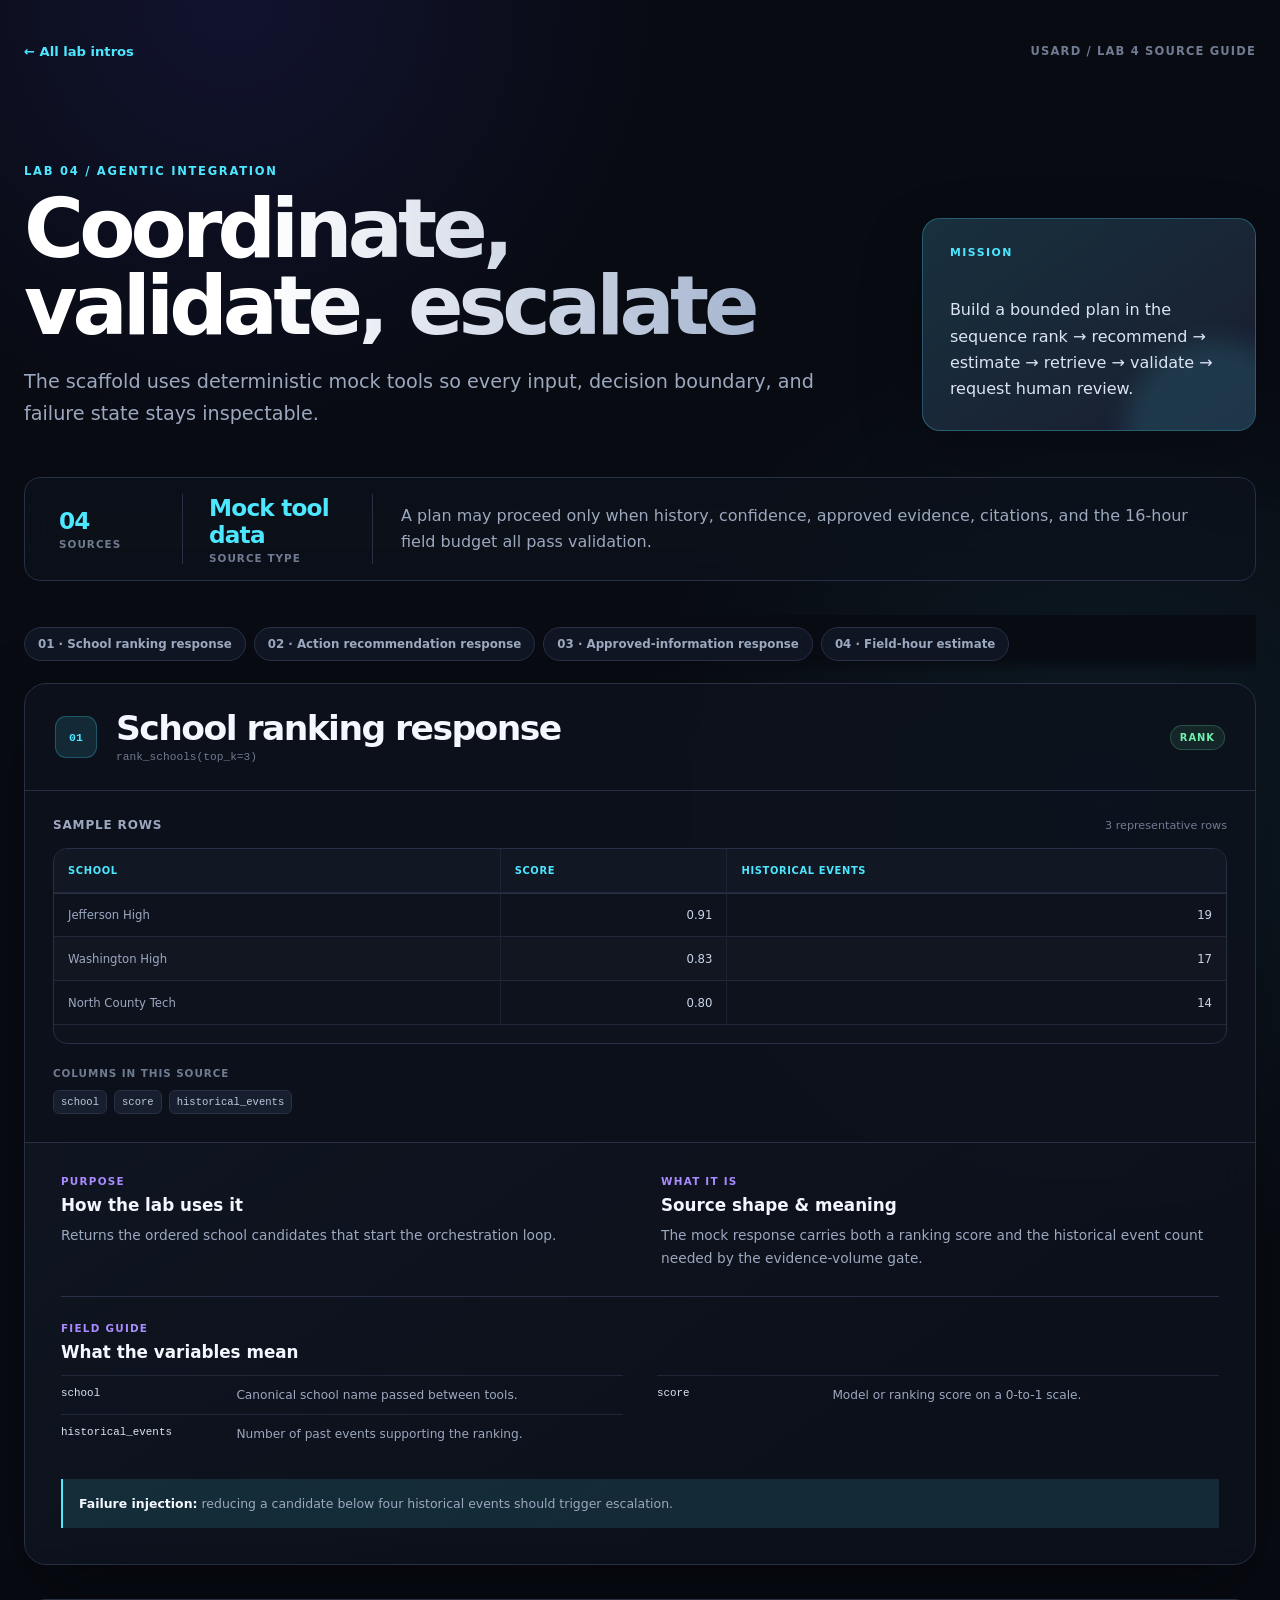
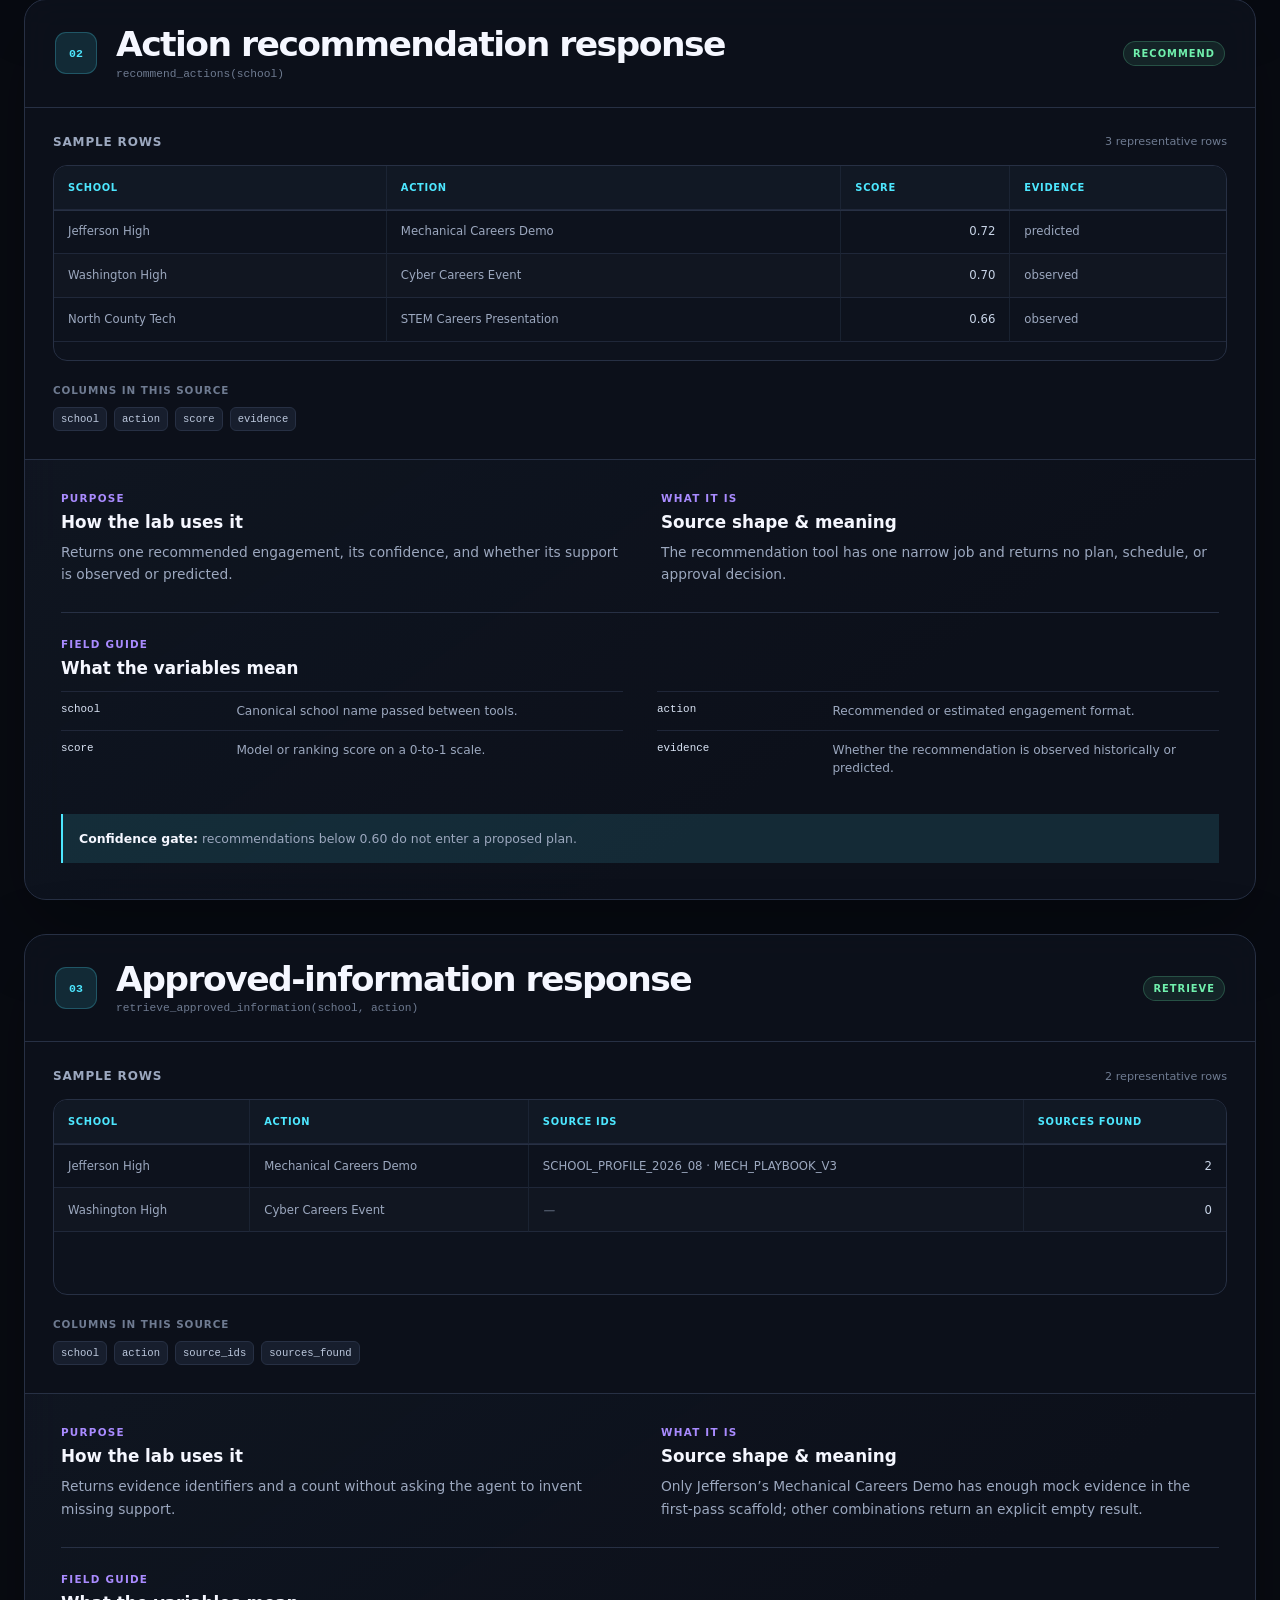
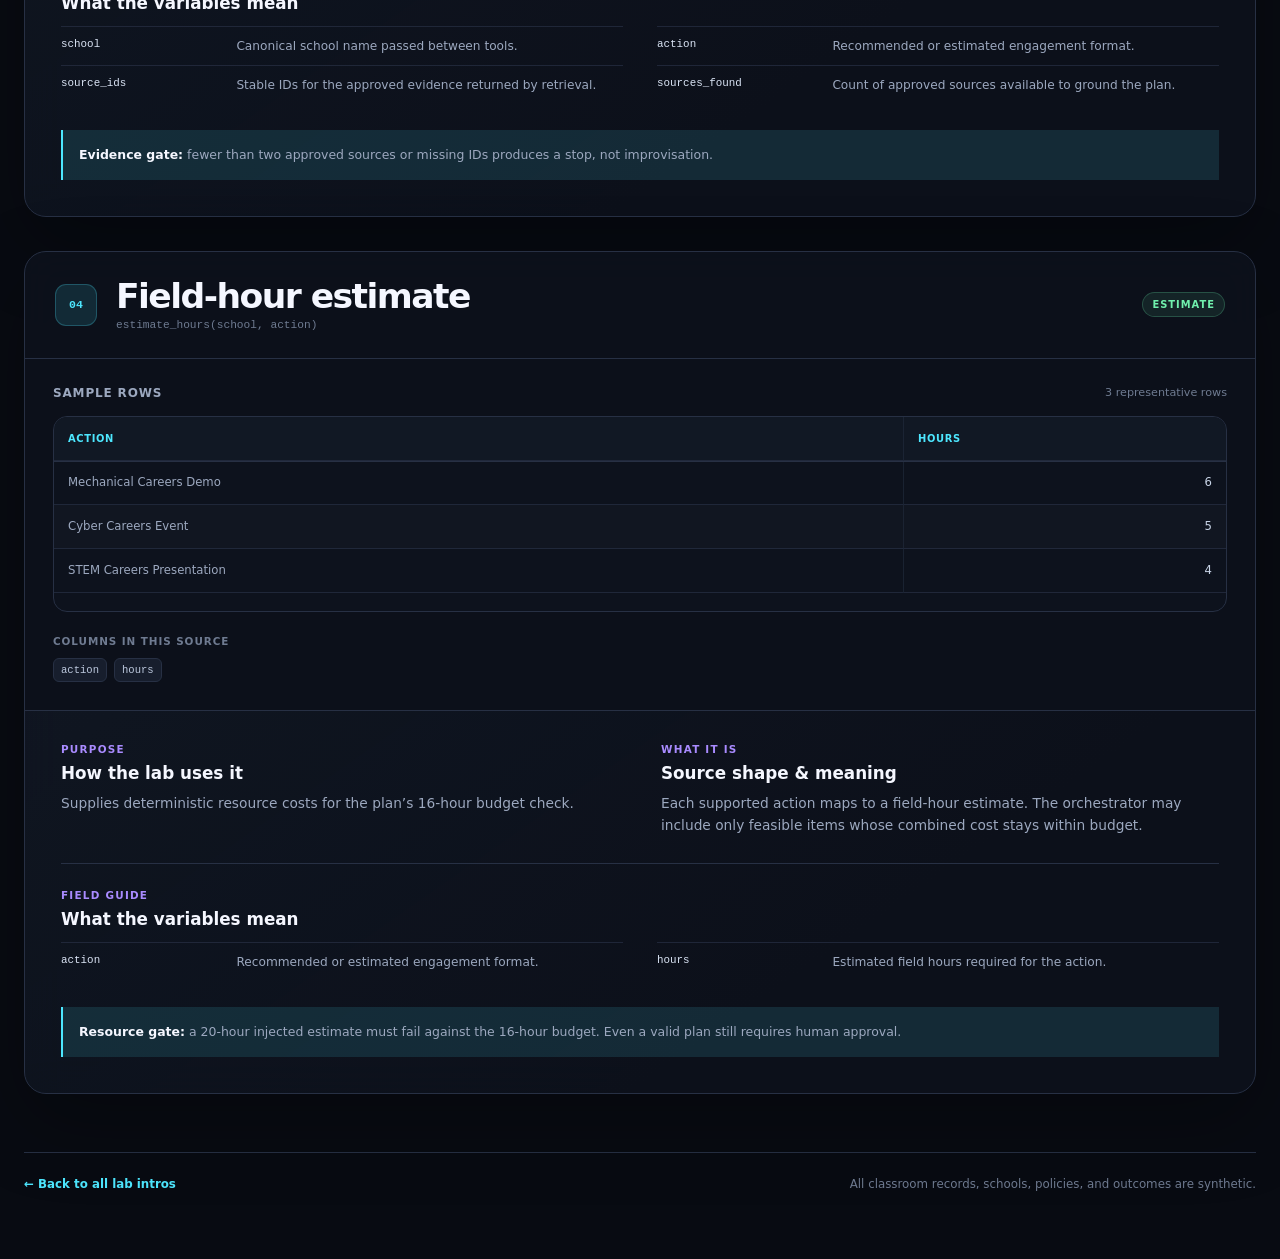
<file: netlify-demo/lab-4-intro.html>
<!doctype html>
<html lang="en">
  <head>
    <meta charset="utf-8" />
    <meta name="viewport" content="width=device-width, initial-scale=1" />
    <meta name="description" content="Explore the deterministic tool responses used by the USARD agentic-integration lab." />
    <title>Lab 4 tool guide | USARD Concepts</title>
    <link rel="icon" href="assets/favicon.svg" type="image/svg+xml" />
    <link rel="stylesheet" href="assets/styles.css" />
    <link rel="stylesheet" href="assets/lab-intro.css?v=20260818-2" />
  </head>
  <body data-lab="4">
    <main class="intro-shell">
      <header class="intro-topbar">
        <a class="back-link compact" href="index.html#labs-heading">&#8592; All lab intros</a>
        <p>USARD / Lab <span data-lab-number>4</span> source guide</p>
      </header>

      <section class="intro-hero" aria-labelledby="lab-title">
        <div class="intro-hero-copy">
          <p class="eyebrow" id="lab-kicker">Lab 4</p>
          <h1 id="lab-title">Loading lab guide&hellip;</h1>
          <p class="lede" id="lab-summary"></p>
        </div>
        <div class="mission-card">
          <p class="mission-label">Mission</p>
          <p id="lab-mission"></p>
        </div>
      </section>

      <section class="source-overview" aria-label="Guide overview">
        <div class="overview-stat"><strong id="source-count">&mdash;</strong><span>Sources</span></div>
        <div class="overview-stat"><strong id="lab-mode">&mdash;</strong><span>Source type</span></div>
        <p id="lab-outcome"></p>
      </section>

      <nav class="source-jump" id="source-jump" aria-label="Jump to a data source"></nav>
      <div class="source-list" id="source-list" aria-live="polite"></div>

      <footer class="intro-footer">
        <a href="index.html#labs-heading">&#8592; Back to all lab intros</a>
        <p>All classroom records, schools, policies, and outcomes are synthetic.</p>
      </footer>
    </main>

    <noscript><p class="noscript-note">Enable JavaScript to load the sample tables and field guide.</p></noscript>
    <script src="assets/lab-intro.js?v=20260818-2" defer></script>
  </body>
</html>
</file>
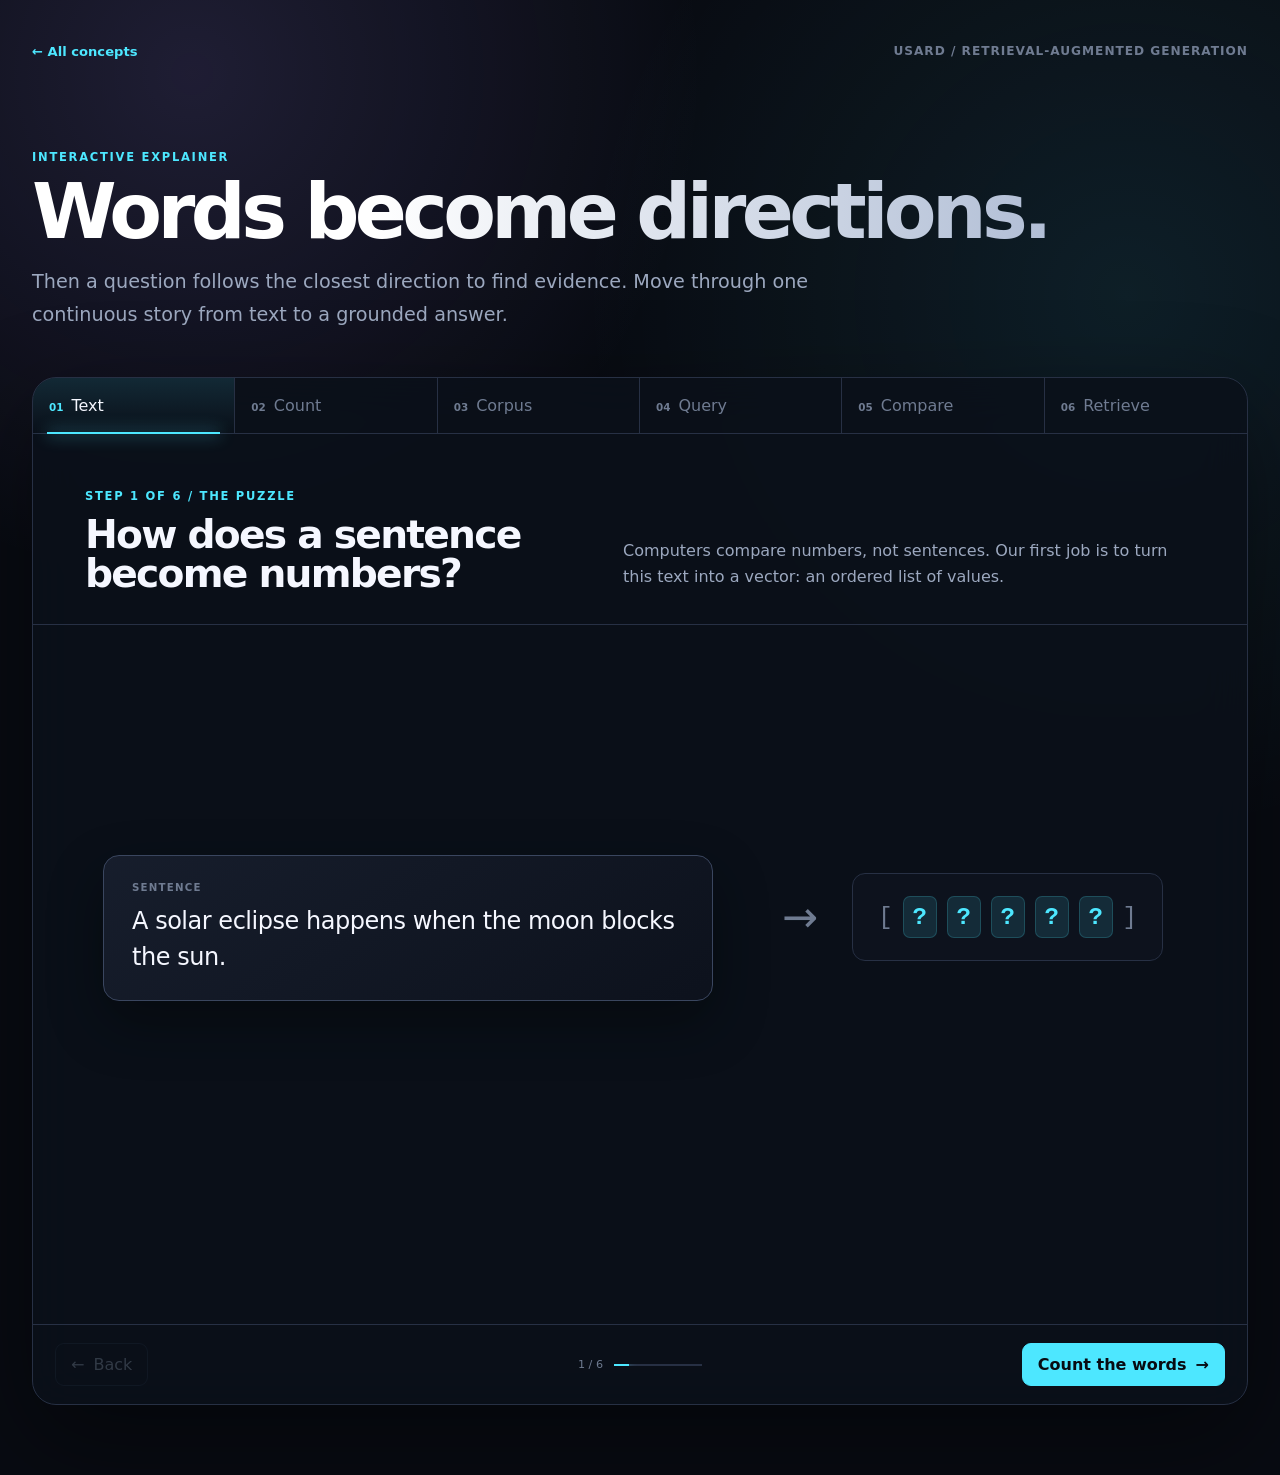
<file: netlify-demo/rag-retrieval.html>
<!doctype html>
<html lang="en">
  <head>
    <meta charset="utf-8" />
    <meta name="viewport" content="width=device-width, initial-scale=1" />
    <meta name="description" content="A continuous interactive explanation of text vectors, embeddings, cosine similarity, and retrieval-augmented generation." />
    <title>How RAG Finds Evidence | USARD Concepts</title>
    <link rel="icon" href="assets/favicon.svg" type="image/svg+xml" />
    <link rel="stylesheet" href="assets/styles.css" />
    <link rel="stylesheet" href="assets/rag-story.css" />
    <script src="assets/rag-story.js" defer></script>
  </head>
  <body class="demo-body rag-body">
    <main class="demo-shell rag-shell">
      <header class="demo-topbar rag-topbar">
        <a class="back-link compact" href="index.html#demos-heading">&larr; All concepts</a>
        <p>USARD / Retrieval-Augmented Generation</p>
      </header>

      <section class="demo-title-block rag-title-block">
        <p class="eyebrow">Interactive explainer</p>
        <h1>Words become directions.</h1>
        <p class="lede">Then a question follows the closest direction to find evidence. Move through one continuous story from text to a grounded answer.</p>
      </section>

      <section class="rag-story" id="rag-story" data-scene="0" aria-label="RAG walkthrough">
        <nav class="rag-progress" aria-label="Walkthrough scenes">
          <button type="button" data-scene-button="0" aria-selected="true"><span>01</span>Text</button>
          <button type="button" data-scene-button="1" aria-selected="false"><span>02</span>Count</button>
          <button type="button" data-scene-button="2" aria-selected="false"><span>03</span>Corpus</button>
          <button type="button" data-scene-button="3" aria-selected="false"><span>04</span>Query</button>
          <button type="button" data-scene-button="4" aria-selected="false"><span>05</span>Compare</button>
          <button type="button" data-scene-button="5" aria-selected="false"><span>06</span>Retrieve</button>
        </nav>

        <div class="rag-narration">
          <div>
            <p class="step-label" id="scene-label">Step 1 of 6 / The puzzle</p>
            <h2 id="scene-title">How does a sentence become numbers?</h2>
          </div>
          <p id="scene-copy">Computers compare numbers, not sentences. Our first job is to turn this text into a vector: an ordered list of values.</p>
        </div>

        <div class="rag-stage" id="rag-stage">
          <div class="sentence-card" id="seed-sentence">
            <span class="card-label">Sentence</span>
            <p id="seed-words" aria-label="A solar eclipse happens when the moon blocks the sun"></p>
          </div>

          <div class="mystery-flow" aria-label="Sentence becomes an unknown vector">
            <span class="flow-arrow" aria-hidden="true">→</span>
            <div class="mystery-vector"><span>[</span><b>?</b><b>?</b><b>?</b><b>?</b><b>?</b><span>]</span></div>
          </div>

          <section class="matrix-panel" aria-labelledby="matrix-title">
            <div class="panel-heading">
              <div>
                <span class="card-label">Sparse representation</span>
                <h3 id="matrix-title">One position for every vocabulary word</h3>
              </div>
              <div class="matrix-key"><i></i> word appears</div>
            </div>
            <div class="matrix-scroll">
              <table class="word-matrix" id="word-matrix">
                <caption class="sr-only">Bag-of-words vectors for four passages and one question</caption>
                <thead><tr id="matrix-head"><th scope="col">Text</th></tr></thead>
                <tbody id="matrix-body"></tbody>
              </table>
            </div>
            <p class="matrix-note"><strong>Teaching model:</strong> these 0s and 1s are bag-of-words. TF-IDF starts here, then gives rarer words more weight.</p>
          </section>

          <div class="source-tray" id="source-tray" aria-label="Source passages"></div>

          <div class="query-card" id="query-card">
            <span class="card-label">User question</span>
            <p>What blocks the sun during an eclipse?</p>
            <span class="query-arrow" aria-hidden="true">↑ same vocabulary, same coordinates</span>
          </div>

          <div class="compare-passage-card retrieved-passage" aria-label="Most similar passage">
            <span class="rank-badge">#1 most similar</span>
            <p>“A solar eclipse happens when the <mark>moon blocks the sun</mark>.”</p>
            <small>Passage 1 · cosine similarity 0.96</small>
          </div>

          <section class="dense-bridge" aria-label="Sparse vectors become dense embeddings">
            <div class="dense-card sparse-card">
              <span class="card-label">Sparse vector</span>
              <code>[0, 1, 0, 1, 1, 0, 0, 0, 0, 0, 0, 0]</code>
              <small>Mostly zeros · exact words</small>
            </div>
            <div class="condense-arrow" aria-hidden="true"><span>embedding model</span>→</div>
            <div class="dense-card learned-card">
              <span class="card-label">Dense embedding</span>
              <code>[0.18, −0.42, 0.71, …]</code>
              <small>Hundreds of learned features · meaning</small>
            </div>
          </section>

          <section class="row-embeddings-panel" aria-label="Dense embeddings for each passage">
            <span class="card-label">Passage embeddings</span>
            <div id="row-embeddings"></div>
          </section>

          <section class="similarity-panel" aria-label="Cosine similarity results">
            <figure class="rag-sphere-figure">
              <svg id="rag-sphere" viewBox="0 0 560 430" role="img" aria-labelledby="rag-sphere-title rag-sphere-desc">
                <title id="rag-sphere-title">Question and passage embeddings on a sphere</title>
                <desc id="rag-sphere-desc">The eclipse passage points closest to the question and therefore has the highest cosine similarity.</desc>
              </svg>
              <figcaption>Drag to rotate · smaller angle means more similar</figcaption>
            </figure>
            <div class="sphere-results">
              <span class="card-label">Nearest to the question</span>
              <div class="score-list" id="score-list"></div>
            </div>
          </section>

          <section class="retrieval-panel" aria-labelledby="retrieval-heading">
            <div class="retrieval-flow">
              <div class="retrieval-inputs">
                <div class="retrieval-question-card">
                  <span class="card-label">User question</span>
                  <p>What blocks the sun during an eclipse?</p>
                </div>
                <div class="retrieved-passage">
                  <span class="rank-badge">#1 most similar</span>
                  <p>“A solar eclipse happens when the <mark>moon blocks the sun</mark>.”</p>
                  <small>Passage 1 · cosine similarity 0.96</small>
                </div>
              </div>
              <div class="merge-arrows" aria-hidden="true"><span>→</span><span>→</span></div>
              <div class="prompt-card">
                <span class="card-label">Augmented prompt to the model</span>
                <p><b>Context:</b> A solar eclipse happens when the moon blocks the sun.</p>
                <p><b>Question:</b> What blocks the sun during an eclipse?</p>
              </div>
            </div>
            <div class="generation-arrow" aria-hidden="true"><span>↓</span> model generates from the supplied context</div>
            <div class="answer-card">
              <div>
                <span class="card-label">Grounded answer</span>
                <h3 id="retrieval-heading" aria-live="polite" aria-atomic="true"></h3>
              </div>
              <span class="citation">[Passage 1]</span>
            </div>
            <p class="rag-definition"><strong>Retrieve</strong> relevant text <span>→</span> <strong>Augment</strong> the prompt <span>→</span> <strong>Generate</strong> an answer grounded in that text.</p>
          </section>
        </div>

        <footer class="rag-controls">
          <button type="button" class="arrow-button" id="rag-back" disabled><span aria-hidden="true">←</span> Back</button>
          <div class="scene-status"><span id="scene-status">1 / 6</span><i><b id="scene-progress"></b></i></div>
          <button type="button" class="arrow-button primary" id="rag-next">Count the words <span aria-hidden="true">→</span></button>
        </footer>
      </section>
    </main>
  </body>
</html>
</file>
<file: netlify-demo/assets/styles.css>
:root {
  color-scheme: dark;
  --ink: #f5f7ff;
  --muted: #9ca8bf;
  --muted-2: #6f7b91;
  --surface: #111724;
  --surface-raised: #171e2d;
  --surface-soft: #0d121d;
  --cyan: #4de7ff;
  --cyan-soft: rgb(77 231 255 / 12%);
  --violet: #a98bff;
  --green: #70f0ad;
  --border: #273044;
  --border-bright: #3a465f;
  --background: #080b12;
  font-family: Inter, ui-sans-serif, system-ui, -apple-system, BlinkMacSystemFont, "Segoe UI", sans-serif;
}

* { box-sizing: border-box; }

html { background: var(--background); }

body {
  min-height: 100vh;
  margin: 0;
  color: var(--ink);
  background:
    radial-gradient(circle at 18% 0%, rgb(86 77 255 / 12%), transparent 28rem),
    radial-gradient(circle at 86% 18%, rgb(77 231 255 / 8%), transparent 30rem),
    var(--background);
}

button,
a { -webkit-tap-highlight-color: transparent; }

button { font: inherit; }

.page-shell {
  width: min(960px, calc(100% - 40px));
  margin: 0 auto;
  padding: 80px 0;
}

.hero { margin-bottom: 64px; }

.eyebrow,
.step-label {
  margin: 0 0 12px;
  color: var(--cyan);
  font-size: 0.72rem;
  font-weight: 800;
  letter-spacing: 0.15em;
  text-transform: uppercase;
}

h1, h2, h3, p { margin-top: 0; }

h1 {
  max-width: 900px;
  margin-bottom: 18px;
  font-size: clamp(2.75rem, 7vw, 5.8rem);
  line-height: 0.94;
  letter-spacing: -0.06em;
}

h2 {
  margin-bottom: 18px;
  font-size: clamp(2rem, 4vw, 3.6rem);
  line-height: 1.02;
  letter-spacing: -0.045em;
}

.lede {
  max-width: 720px;
  color: var(--muted);
  font-size: clamp(1rem, 2vw, 1.2rem);
  line-height: 1.7;
}

.card-grid {
  display: grid;
  grid-template-columns: repeat(auto-fit, minmax(260px, 1fr));
  gap: 20px;
}

.home-section + .home-section { margin-top: 96px; }

.section-heading { margin-bottom: 26px; }
.section-heading h2 { margin-bottom: 0; font-size: clamp(1.9rem, 4vw, 3rem); }
.section-heading-row { display: flex; align-items: end; justify-content: space-between; gap: 40px; }
.section-heading-row > p { max-width: 480px; margin-bottom: 4px; color: var(--muted); line-height: 1.65; }

.card {
  min-height: 230px;
  padding: 28px;
  color: inherit;
  text-decoration: none;
  background: linear-gradient(145deg, rgb(23 30 45 / 94%), rgb(13 18 29 / 94%));
  border: 1px solid var(--border);
  border-radius: 18px;
  box-shadow: 0 20px 50px rgb(0 0 0 / 24%);
  transition: transform 160ms ease, border-color 160ms ease, box-shadow 160ms ease;
}

.card:hover,
.card:focus-visible {
  border-color: var(--cyan);
  box-shadow: 0 22px 55px rgb(77 231 255 / 10%);
  outline: none;
  transform: translateY(-3px);
}

.card-number {
  display: inline-block;
  margin-bottom: 50px;
  color: var(--cyan);
  font-size: 0.82rem;
  font-weight: 800;
}

.lab-card { min-height: 250px; }
.lab-card .card-number { margin-bottom: 44px; }

.card h2, .card h3 { margin-bottom: 10px; font-size: 1.4rem; letter-spacing: -0.02em; }
.card p, .content-panel p { margin-bottom: 0; color: var(--muted); line-height: 1.6; }
.data-section { padding-top: 4px; }
.data-card { display: flex; flex-direction: column; min-height: 290px; }
.data-card:hover { transform: translateY(-3px); }
.data-card:focus-within { border-color: var(--cyan); box-shadow: 0 22px 55px rgb(77 231 255 / 10%); }
.data-card h3 a { color: inherit; text-decoration: none; }
.data-card h3 a:focus-visible { outline: none; }
.data-card h3 a::after { position: absolute; inset: 0; z-index: 0; content: ""; }
.data-card { position: relative; }
.data-card-meta { display: flex; align-items: center; justify-content: space-between; margin-bottom: 48px; color: var(--muted-2); font-size: 0.7rem; font-weight: 750; letter-spacing: 0.06em; text-transform: uppercase; }
.file-type { padding: 4px 7px; color: var(--cyan); background: var(--cyan-soft); border: 1px solid rgb(77 231 255 / 22%); border-radius: 6px; }
.data-card-actions { display: flex; align-items: center; justify-content: space-between; gap: 12px; margin-top: auto; padding-top: 26px; border-top: 1px solid var(--border); }
.text-link, .download-link { position: relative; z-index: 1; color: var(--cyan); font-size: 0.78rem; font-weight: 750; text-decoration: none; }
.text-link span { display: inline-block; margin-left: 4px; transition: transform 150ms ease; }
.text-link:hover span { transform: translate(2px, -2px); }
.download-link { color: var(--muted); }
.download-link:hover { color: var(--ink); }
.content-page { max-width: 800px; }

.back-link {
  display: inline-block;
  margin-bottom: 72px;
  color: var(--cyan);
  font-weight: 700;
  text-decoration: none;
}

.back-link:hover, .back-link:focus-visible { text-decoration: underline; }

.content-panel {
  margin-top: 42px;
  padding: 30px;
  background: var(--surface);
  border: 1px solid var(--border);
  border-radius: 18px;
}

/* Interactive demo */

.demo-shell {
  width: min(1180px, calc(100% - 40px));
  margin: 0 auto;
  padding: 28px 0 70px;
}

.demo-topbar {
  display: flex;
  align-items: center;
  justify-content: space-between;
  min-height: 46px;
  margin-bottom: clamp(60px, 9vw, 118px);
  color: var(--muted-2);
  font-size: 0.76rem;
  font-weight: 700;
  letter-spacing: 0.08em;
  text-transform: uppercase;
}

.demo-topbar p { margin: 0; }
.back-link.compact { margin: 0; font-size: 0.82rem; letter-spacing: 0; text-transform: none; }
.demo-title-block { margin-bottom: 62px; }
.demo-title-block h1 { background: linear-gradient(90deg, #fff 28%, #9aabc9); background-clip: text; color: transparent; }

.stepper {
  overflow: hidden;
  background: rgb(13 18 29 / 82%);
  border: 1px solid var(--border);
  border-radius: 24px;
  box-shadow: 0 30px 90px rgb(0 0 0 / 35%);
  backdrop-filter: blur(20px);
}

.step-tabs {
  display: grid;
  grid-template-columns: repeat(5, 1fr);
  border-bottom: 1px solid var(--border);
}

.step-tabs button {
  position: relative;
  padding: 20px 16px;
  color: var(--muted-2);
  text-align: left;
  background: transparent;
  border: 0;
  border-right: 1px solid var(--border);
  cursor: pointer;
}

.step-tabs button:last-child { border-right: 0; }
.step-tabs button span { margin-right: 10px; font-size: 0.7rem; font-weight: 800; }
.step-tabs button::after { position: absolute; right: 14px; bottom: -1px; left: 14px; height: 2px; content: ""; background: transparent; }
.step-tabs button:hover { color: var(--ink); }
.step-tabs button[aria-selected="true"] { color: var(--ink); background: linear-gradient(180deg, var(--cyan-soft), transparent); }
.step-tabs button[aria-selected="true"] span { color: var(--cyan); }
.step-tabs button[aria-selected="true"]::after { background: var(--cyan); box-shadow: 0 0 18px var(--cyan); }
.step-tabs button:focus-visible, .arrow-button:focus-visible { outline: 2px solid var(--cyan); outline-offset: -3px; }

.slides { min-height: 670px; }

.demo-step {
  min-height: 670px;
  padding: clamp(34px, 6vw, 72px);
  animation: step-in 280ms ease both;
}

.demo-step[hidden] { display: none; }

@keyframes step-in {
  from { opacity: 0; transform: translateY(8px); }
  to { opacity: 1; transform: translateY(0); }
}

.step-copy { max-width: 720px; }
.step-copy > p:not(.step-label):not(.formula) { color: var(--muted); font-size: 1.02rem; line-height: 1.7; }
.centered-copy { margin: 0 auto 20px; text-align: center; }

.table-wrap {
  overflow-x: auto;
  margin-top: 36px;
  border: 1px solid var(--border);
  border-radius: 14px;
  scrollbar-color: var(--border-bright) transparent;
}

.data-table { width: 100%; min-width: 900px; border-collapse: collapse; font-size: 0.82rem; font-variant-numeric: tabular-nums; }
.data-table th, .data-table td { padding: 13px 15px; text-align: right; border-bottom: 1px solid var(--border); }
.data-table th:first-child { position: sticky; left: 0; z-index: 1; min-width: 190px; text-align: left; background: var(--surface-soft); }
.data-table thead th { color: var(--muted); font-size: 0.7rem; letter-spacing: 0.04em; background: var(--surface-soft); }
.data-table abbr { text-decoration: none; cursor: help; }
.data-table tbody tr:last-child th, .data-table tbody tr:last-child td { border-bottom: 0; }
.data-table tbody tr:hover { background: rgb(255 255 255 / 2.5%); }
.data-table .target-row { color: var(--cyan); background: var(--cyan-soft); }
.data-table .target-row th:first-child { background: #10202b; }
.data-table .missing { color: var(--muted-2); background-image: repeating-linear-gradient(-45deg, transparent, transparent 5px, rgb(255 255 255 / 2%) 5px, rgb(255 255 255 / 2%) 6px); }
.tag { margin-left: 7px; padding: 3px 6px; color: var(--background); font-size: 0.58rem; letter-spacing: 0.08em; text-transform: uppercase; background: var(--cyan); border-radius: 999px; }

.callout, .angle-callout {
  display: flex;
  align-items: center;
  gap: 18px;
  margin-top: 26px;
  padding: 18px 20px;
  color: var(--muted);
  background: var(--cyan-soft);
  border-left: 2px solid var(--cyan);
}

.callout p, .angle-callout p { margin: 0; line-height: 1.55; }
.callout strong, .angle-callout strong { color: var(--ink); }
.callout-symbol { color: var(--cyan); font-size: 1.8rem; }

.split-layout {
  display: grid;
  grid-template-columns: minmax(270px, 0.82fr) minmax(390px, 1.18fr);
  align-items: center;
  gap: clamp(24px, 5vw, 70px);
  min-height: 530px;
}

.vector-readout { display: grid; gap: 10px; margin: 28px 0; color: var(--muted); }
.vector-readout span { display: grid; grid-template-columns: 12px 1fr auto; align-items: center; gap: 9px; padding-bottom: 9px; border-bottom: 1px solid var(--border); }
.vector-readout strong { color: var(--ink); font-variant-numeric: tabular-nums; }
.dot { width: 7px; height: 7px; border-radius: 50%; }
.dot.cyan { background: var(--cyan); box-shadow: 0 0 10px var(--cyan); }
.formula { padding: 15px 17px; color: var(--cyan); font-family: "SFMono-Regular", Consolas, monospace; font-size: 0.84rem; background: var(--surface-soft); border: 1px solid var(--border); border-radius: 9px; }

.plot-figure, .sphere-figure { margin: 0; }
.plot-figure svg, .sphere-figure svg { display: block; width: 100%; height: auto; overflow: visible; }
.plot-figure figcaption, .sphere-figure figcaption { display: flex; justify-content: center; gap: 24px; color: var(--muted); font-size: 0.76rem; }
.legend-key { display: inline-block; width: 18px; height: 2px; margin: 0 5px 3px 0; }
.cyan-line { background: var(--cyan); box-shadow: 0 0 7px var(--cyan); }
.violet-line { background: var(--violet); box-shadow: 0 0 7px var(--violet); }

.axis-line { stroke: var(--border-bright); stroke-width: 1.4; }
.axis-label, .point-label { fill: var(--muted); font-family: Inter, ui-sans-serif, system-ui, sans-serif; font-size: 12px; }
.vector-line { fill: none; stroke-width: 4; stroke-linecap: round; }
.vector-line.jefferson { stroke: var(--cyan); filter: drop-shadow(0 0 6px rgb(77 231 255 / 55%)); }
.vector-line.washington { stroke: var(--violet); filter: drop-shadow(0 0 6px rgb(169 139 255 / 55%)); }
.vector-point { stroke-width: 2; }
.grid-line { fill: none; stroke: var(--border); stroke-width: 1; }

.sphere-figure { max-width: 780px; margin: -15px auto 0; }
.sphere-plot { cursor: grab; touch-action: none; }
.sphere-plot:active { cursor: grabbing; }
.sphere-outline { fill: url(#sphereGlow); stroke: var(--border-bright); stroke-width: 1.5; }
.sphere-grid { fill: none; stroke: var(--border); stroke-width: 1; }
.sphere-axis { stroke: var(--border-bright); stroke-width: 1; }
.school-vector { stroke: rgb(156 168 191 / 18%); stroke-width: 1; }
.school-vector.is-target { stroke: rgb(77 231 255 / 55%); stroke-width: 1.5; }
.school-point { fill: var(--muted-2); stroke: var(--surface-soft); stroke-width: 2; transition: r 120ms ease; }
.school-point.neighbor { fill: var(--violet); filter: drop-shadow(0 0 5px rgb(169 139 255 / 70%)); }
.school-point.target { fill: var(--cyan); filter: drop-shadow(0 0 7px rgb(77 231 255 / 85%)); }
.school-group:hover .school-point { r: 8; }
.school-group .point-label { paint-order: stroke; stroke: var(--surface-soft); stroke-width: 4; stroke-linejoin: round; }
.angle-arc { fill: none; stroke: var(--green); stroke-width: 3; filter: drop-shadow(0 0 5px rgb(112 240 173 / 65%)); }
.drag-hint { color: var(--cyan); }

.equation-strip {
  display: flex;
  align-items: center;
  justify-content: center;
  gap: 18px;
  margin: 18px auto;
  color: var(--muted);
}

.equation-strip > span:first-child { color: var(--ink); font-family: Georgia, serif; font-size: 1.2rem; font-style: italic; }
.fraction { display: inline-grid; color: var(--ink); text-align: center; font-family: "SFMono-Regular", Consolas, monospace; font-size: 0.8rem; }
.fraction b { padding: 0 8px 5px; font-weight: 500; border-bottom: 1px solid var(--muted); }
.fraction i { padding-top: 5px; font-style: normal; }
.method-note { max-width: 720px; margin: 18px auto 0; color: var(--muted-2); text-align: center; font-size: 0.78rem; line-height: 1.5; }

.neighbors-layout { min-height: 480px; }
.rule-card { display: flex; align-items: center; justify-content: space-between; margin-top: 26px; padding: 18px; color: var(--muted); background: var(--surface-soft); border: 1px solid var(--border); border-radius: 12px; }
.rule-card strong { color: var(--cyan); }
.ranking { align-self: stretch; padding: 4px 0; }
.ranking-header { display: flex; justify-content: space-between; padding: 0 12px 12px; color: var(--muted-2); font-size: 0.68rem; font-weight: 700; letter-spacing: 0.09em; text-transform: uppercase; }
.rank-row { position: relative; display: grid; grid-template-columns: 1fr auto; gap: 18px; overflow: hidden; padding: 17px 12px 20px; border-top: 1px solid var(--border); }
.rank-row > span { display: flex; align-items: baseline; gap: 8px; }
.rank-row b { width: 20px; color: var(--muted-2); font-size: 0.66rem; }
.rank-row small { color: var(--muted-2); }
.rank-row > strong { color: var(--muted); font-variant-numeric: tabular-nums; }
.rank-row > i { position: absolute; right: 0; bottom: 0; left: 0; width: var(--score); height: 2px; background: var(--border-bright); }
.rank-row.top > strong { color: var(--cyan); }
.rank-row.top > i { background: linear-gradient(90deg, var(--violet), var(--cyan)); box-shadow: 0 0 9px rgb(77 231 255 / 35%); }
.rank-row.contrast { margin-top: 8px; opacity: 0.62; }
.angle-callout { max-width: 820px; margin-right: auto; margin-left: auto; }
.angle-graphic { position: relative; flex: 0 0 65px; height: 45px; }
.angle-graphic::before, .angle-graphic::after { position: absolute; bottom: 4px; left: 3px; width: 58px; height: 2px; content: ""; transform-origin: left; }
.angle-graphic::before { background: var(--cyan); transform: rotate(-5deg); }
.angle-graphic::after { background: var(--violet); transform: rotate(8deg); }
.angle-graphic span { position: absolute; bottom: 0; left: 0; width: 27px; height: 22px; border-top: 1px solid var(--green); border-radius: 50%; transform: rotate(-4deg); }

.prediction-table-wrap { margin-top: 38px; }
.prediction-table .focus-column { color: var(--violet); }
.prediction-table td.evidence-cell {
  color: var(--violet);
  font-weight: 800;
  background: rgb(169 139 255 / 12%);
  box-shadow: inset 0 0 0 1px rgb(169 139 255 / 65%);
}
.prediction-table .target-row td.result-cell {
  color: var(--background);
  font-weight: 900;
  background: var(--cyan);
  background-image: none;
  box-shadow: 0 0 24px rgb(77 231 255 / 20%);
}
.prediction-table td small {
  display: block;
  margin-top: 3px;
  color: currentColor;
  font-size: 0.54rem;
  font-weight: 800;
  letter-spacing: 0.08em;
  text-transform: uppercase;
  opacity: 0.75;
}
.prediction-cards { display: grid; grid-template-columns: repeat(4, 1fr); gap: 12px; margin-top: 16px; }
.value-card { min-height: 132px; padding: 19px; background: var(--surface-soft); border: 1px solid var(--border); border-radius: 12px; }
.value-card span, .value-card small { display: block; color: var(--muted); }
.value-card span { font-size: 0.78rem; }
.value-card strong { display: block; margin: 10px 0 7px; color: var(--violet); font-size: 1.8rem; font-variant-numeric: tabular-nums; }
.value-card small { color: var(--muted-2); font-size: 0.7rem; }
.value-card.result-card { background: linear-gradient(140deg, rgb(77 231 255 / 14%), rgb(169 139 255 / 7%)); border-color: rgb(77 231 255 / 42%); }
.value-card.result-card strong { color: var(--cyan); }
.recommendation { display: flex; align-items: center; justify-content: space-between; gap: 24px; margin-top: 34px; padding: 26px 28px; background: linear-gradient(90deg, rgb(77 231 255 / 9%), transparent); border: 1px solid var(--border); border-radius: 15px; }
.recommendation .eyebrow { margin-bottom: 8px; }
.recommendation h3 { margin: 0; font-size: clamp(1.4rem, 3vw, 2.2rem); letter-spacing: -0.035em; }
.recommendation-score { display: grid; text-align: right; }
.recommendation-score strong { color: var(--cyan); font-size: 2rem; }
.recommendation-score span { color: var(--muted); font-size: 0.72rem; text-transform: uppercase; }

.step-controls { display: grid; grid-template-columns: 1fr auto 1fr; align-items: center; padding: 18px 22px; border-top: 1px solid var(--border); }
.step-controls > :last-child { justify-self: end; }
.step-controls p { margin: 0; color: var(--muted-2); font-size: 0.74rem; font-variant-numeric: tabular-nums; }
.arrow-button { display: inline-flex; align-items: center; gap: 9px; width: max-content; padding: 11px 15px; color: var(--muted); background: transparent; border: 1px solid var(--border); border-radius: 9px; cursor: pointer; }
.arrow-button:hover:not(:disabled) { color: var(--ink); border-color: var(--border-bright); }
.arrow-button.primary { color: var(--background); font-weight: 800; background: var(--cyan); border-color: var(--cyan); }
.arrow-button:disabled { opacity: 0.28; cursor: not-allowed; }

/* Keep the first meaningful content visible on shorter laptop displays. */
@media (max-height: 820px) and (min-width: 761px) {
  .page-shell { padding-top: 48px; padding-bottom: 64px; }
  .hero { margin-bottom: 46px; }
  .home-section + .home-section { margin-top: 76px; }
  .demo-shell { padding-top: 18px; }
  .demo-topbar { margin-bottom: 42px; }
  .demo-title-block { margin-bottom: 42px; }
}

@media (max-width: 850px) {
  .step-tabs button { text-align: center; }
  .step-tabs button span { display: block; margin: 0 0 4px; }
  .split-layout { grid-template-columns: 1fr; min-height: auto; }
  .plot-figure { max-width: 650px; margin: 0 auto; }
  .prediction-cards { grid-template-columns: repeat(2, 1fr); }
}

@media (max-width: 600px) {
  .page-shell, .demo-shell { width: min(100% - 24px, 1180px); padding-top: 20px; }
  .page-shell { padding-bottom: 48px; }
  .demo-topbar { margin-bottom: 54px; }
  .demo-topbar p { display: none; }
  .demo-title-block { margin-bottom: 38px; }
  .stepper { border-radius: 16px; }
  .step-tabs { overflow: visible; grid-template-columns: repeat(5, minmax(0, 1fr)); }
  .step-tabs button { padding: 14px 4px; font-size: 0.64rem; }
  .slides, .demo-step { min-height: 0; }
  .demo-step { padding: 30px 20px 36px; }
  .centered-copy { text-align: left; }
  .plot-figure figcaption, .sphere-figure figcaption { flex-wrap: wrap; gap: 10px; }
  .equation-strip { flex-wrap: wrap; gap: 11px; font-size: 0.78rem; }
  .rank-row { padding-right: 5px; padding-left: 5px; }
  .rank-row > span { display: grid; grid-template-columns: 20px 1fr; gap: 4px; }
  .rank-row small { grid-column: 2; }
  .angle-callout { align-items: flex-start; }
  .angle-graphic { display: none; }
  .prediction-cards { grid-template-columns: 1fr; }
  .recommendation { align-items: flex-start; flex-direction: column; }
  .recommendation-score { text-align: left; }
  .step-controls { padding: 14px; }
  .arrow-button { padding: 10px; font-size: 0.78rem; }
  .back-link { margin-bottom: 48px; }
  .hero { margin: 34px 0 52px; }
  .home-section + .home-section { margin-top: 70px; }
  .section-heading-row { align-items: flex-start; flex-direction: column; gap: 12px; }
  .data-card { min-height: 270px; }
}

@media (prefers-reduced-motion: reduce) {
  *, *::before, *::after { scroll-behavior: auto !important; animation-duration: 0.01ms !important; animation-iteration-count: 1 !important; transition-duration: 0.01ms !important; }
}
</file>
<file: netlify-demo/assets/cosine-story.css>
.cosine-body {
  background:
    radial-gradient(circle at 14% 4%, rgb(169 139 255 / 13%), transparent 32rem),
    radial-gradient(circle at 88% 19%, rgb(77 231 255 / 9%), transparent 34rem),
    var(--background);
}

.cosine-shell { width: min(1320px, calc(100% - 48px)); }
.cosine-topbar { margin-bottom: 76px; }
.cosine-title-block { margin-bottom: 46px; }
.cosine-title-block h1 { max-width: none; font-size: clamp(4rem, 6vw, 6.2rem); }
.cosine-title-block .lede { max-width: 860px; }

.cosine-story {
  overflow: hidden;
  background: rgb(11 16 26 / 88%);
  border: 1px solid var(--border);
  border-radius: 24px;
  box-shadow: 0 34px 100px rgb(0 0 0 / 42%);
  backdrop-filter: blur(22px);
}

.cosine-progress { display: grid; grid-template-columns: repeat(5, 1fr); border-bottom: 1px solid var(--border); }
.cosine-progress button {
  position: relative;
  padding: 18px 16px;
  color: var(--muted-2);
  text-align: left;
  background: transparent;
  border: 0;
  border-right: 1px solid var(--border);
  cursor: pointer;
}
.cosine-progress button:last-child { border-right: 0; }
.cosine-progress button span { margin-right: 8px; color: var(--muted-2); font-size: .65rem; font-weight: 850; }
.cosine-progress button::after { position: absolute; right: 14px; bottom: -1px; left: 14px; height: 2px; content: ""; }
.cosine-progress button:hover { color: var(--ink); }
.cosine-progress button[aria-selected="true"] { color: var(--ink); background: linear-gradient(180deg, var(--cyan-soft), transparent); }
.cosine-progress button[aria-selected="true"] span { color: var(--cyan); }
.cosine-progress button[aria-selected="true"]::after { background: var(--cyan); box-shadow: 0 0 16px var(--cyan); }
.cosine-progress button:focus-visible { outline: 2px solid var(--cyan); outline-offset: -3px; }

.cosine-narration {
  display: grid;
  grid-template-columns: minmax(420px, .9fr) minmax(420px, 1.1fr);
  align-items: end;
  gap: 70px;
  min-height: 190px;
  padding: 42px 52px 30px;
}
.cosine-narration h2 { margin: 0; font-size: clamp(2rem, 3.2vw, 2.7rem); }
.cosine-narration > p { max-width: 650px; margin: 0 0 4px; color: var(--muted); font-size: 1rem; line-height: 1.65; }

.cosine-stage {
  display: grid;
  grid-template-columns: minmax(650px, 1.28fr) minmax(390px, .72fr);
  min-height: 650px;
  border-top: 1px solid var(--border);
}

.outcome-panel { padding: 34px 28px 28px; border-right: 1px solid var(--border); }
.outcome-panel .panel-heading { display: flex; align-items: end; justify-content: space-between; gap: 20px; margin-bottom: 16px; }
.outcome-panel .panel-heading h3 { margin: 0; font-size: 1.08rem; letter-spacing: -.02em; }
.outcome-panel .card-label { margin-bottom: 6px; }
.measure-key { display: flex; flex: 0 0 auto; align-items: center; gap: 7px; color: var(--muted-2); font-size: .62rem; }
.measure-key i { width: 7px; height: 7px; background: var(--cyan); border-radius: 50%; box-shadow: 0 0 8px var(--cyan); }

.outcome-scroll { overflow-x: auto; border: 1px solid var(--border); border-radius: 12px; scrollbar-color: var(--border-bright) transparent; }
.cosine-table { width: 100%; min-width: 725px; border-collapse: collapse; color: var(--muted); font-size: .74rem; font-variant-numeric: tabular-nums; }
.cosine-table th, .cosine-table td { height: 48px; padding: 10px 11px; text-align: right; border-right: 1px solid var(--border); border-bottom: 1px solid var(--border); transition: color 300ms ease, background 300ms ease, opacity 300ms ease, box-shadow 300ms ease; }
.cosine-table th:last-child, .cosine-table td:last-child { border-right: 0; }
.cosine-table tbody tr:last-child th, .cosine-table tbody tr:last-child td { border-bottom: 0; }
.cosine-table thead th { height: 58px; color: var(--muted-2); font-size: .64rem; letter-spacing: .025em; background: var(--surface-soft); }
.cosine-table th:first-child { position: sticky; left: 0; z-index: 2; min-width: 126px; text-align: left; background: #0d1320; }
.cosine-table thead th:first-child { z-index: 3; }
.cosine-table abbr { text-decoration: none; cursor: help; }
.cosine-table tbody tr { transition: opacity 300ms ease, filter 300ms ease; }
.cosine-table tbody tr:hover td, .cosine-table tbody tr:hover th { background-color: rgb(255 255 255 / 2.5%); }
.target-tag { margin-left: 5px; padding: 3px 5px; color: var(--background); font-size: .49rem; font-weight: 900; letter-spacing: .07em; text-transform: uppercase; background: var(--cyan); border-radius: 999px; }
.missing-cell { color: var(--muted-2); background-image: repeating-linear-gradient(-45deg, transparent, transparent 5px, rgb(255 255 255 / 2%) 5px, rgb(255 255 255 / 2%) 6px); }
.predicted-value { display: none; }
.predicted-value small { display: block; margin-top: 2px; font-size: .45rem; font-weight: 850; letter-spacing: .07em; text-transform: uppercase; }

.table-caption { display: flex; align-items: center; gap: 14px; min-height: 76px; margin-top: 16px; padding: 14px 16px; color: var(--muted); background: var(--cyan-soft); border-left: 2px solid var(--cyan); transition: background 300ms ease, border-color 300ms ease; }
.table-caption p { margin: 0; font-size: .73rem; line-height: 1.5; }
.table-caption strong { color: var(--ink); }
.caption-symbol { flex: 0 0 26px; color: var(--cyan); text-align: center; font-size: 1.5rem; }

.concept-stage { position: relative; min-height: 650px; overflow: hidden; }
.concept-panel {
  position: absolute;
  inset: 0;
  display: grid;
  align-content: start;
  padding: 34px;
  opacity: 0;
  pointer-events: none;
  transform: translateX(24px);
  transition: opacity 320ms ease, transform 520ms cubic-bezier(.2,.8,.2,1);
}
.concept-panel.is-active { opacity: 1; pointer-events: auto; transform: none; }
.concept-heading { margin-bottom: 12px; }
.concept-heading h3 { margin: 0; font-size: 1.55rem; letter-spacing: -.035em; }
.concept-heading .card-label { margin-bottom: 7px; }
.concept-note, .transfer-note { margin: 16px 0 0; color: var(--muted-2); font-size: .72rem; line-height: 1.55; }
.concept-note strong, .transfer-note b { color: var(--muted); }

.read-panel { align-content: center; gap: 18px; }
.question-card { padding: 25px; background: linear-gradient(145deg, rgb(23 30 45 / 98%), rgb(13 18 29 / 98%)); border: 1px solid var(--border-bright); border-radius: 15px; box-shadow: 0 22px 55px rgb(0 0 0 / 28%); }
.question-card h3 { margin-bottom: 13px; font-size: 1.7rem; line-height: 1.08; letter-spacing: -.04em; }
.question-card p { margin: 0; color: var(--muted); font-size: .82rem; line-height: 1.6; }
.unknown-card { display: grid; grid-template-columns: 1fr auto; align-items: center; padding: 18px 20px; background: var(--surface-soft); border: 1px solid var(--border); border-radius: 12px; }
.unknown-card span { color: var(--muted); font-size: .78rem; }
.unknown-card strong { grid-row: span 2; color: var(--cyan); font-size: 2.6rem; }
.unknown-card small { color: var(--muted-2); font-size: .62rem; }

.cosine-figure { margin: 0; user-select: none; }
.cosine-figure svg { display: block; width: 100%; height: auto; overflow: visible; }
.cosine-figure figcaption { display: flex; align-items: center; justify-content: center; min-height: 30px; color: var(--muted-2); text-align: center; font-size: .65rem; }
.legend-dot { display: inline-block; width: 7px; height: 7px; margin-right: 7px; border-radius: 50%; }
.legend-dot.target { background: var(--cyan); box-shadow: 0 0 8px var(--cyan); }
.vector-figure { margin-top: 2px; }
.sphere-figure-small { margin: -15px -5px 0; }
.sphere-figure-small svg { cursor: grab; touch-action: none; }
.sphere-figure-small svg:active { cursor: grabbing; }
.compact-equation { display: flex; align-items: center; justify-content: center; gap: 10px; margin-top: 8px; color: var(--muted); font-family: Georgia, serif; }
.compact-equation > span:first-child { color: var(--ink); font-style: italic; }
.mini-fraction { display: inline-grid; font-family: "SFMono-Regular", Consolas, monospace; font-size: .67rem; font-style: normal; text-align: center; }
.mini-fraction i { padding: 3px 7px; font-style: normal; }
.mini-fraction i:first-child { border-bottom: 1px solid var(--muted); }

.cosine-axis-line { stroke: var(--border-bright); stroke-width: 1.4; }
.cosine-grid-line { stroke: var(--border); stroke-width: 1; }
.cosine-axis-label, .cosine-point-label { fill: var(--muted); font-family: Inter, ui-sans-serif, system-ui, sans-serif; font-size: 11px; paint-order: stroke; stroke: var(--surface-soft); stroke-width: 4px; }
.cosine-vector-line { stroke: var(--cyan); stroke-width: 4; stroke-linecap: round; filter: drop-shadow(0 0 6px rgb(77 231 255 / 55%)); }
.cosine-vector-point { fill: var(--cyan); stroke: var(--surface-soft); stroke-width: 2; filter: drop-shadow(0 0 7px rgb(77 231 255 / 85%)); }
.cosine-sphere-outline { fill: url(#cosineSphereGlow); stroke: var(--border-bright); stroke-width: 1.4; }
.cosine-sphere-grid { fill: none; stroke: var(--border); stroke-width: 1; }
.cosine-school-vector { stroke: rgb(156 168 191 / 20%); stroke-width: 1; }
.cosine-school-vector.target { stroke: rgb(77 231 255 / 58%); stroke-width: 1.5; }
.cosine-school-point { fill: var(--muted-2); stroke: var(--surface-soft); stroke-width: 2.4; }
.cosine-school-point.target { fill: var(--cyan); filter: drop-shadow(0 0 7px rgb(77 231 255 / 85%)); }
.cosine-school-point.neighbor { fill: var(--violet); filter: drop-shadow(0 0 6px rgb(169 139 255 / 78%)); }
.cosine-angle { fill: none; stroke: var(--green); stroke-width: 2.6; filter: drop-shadow(0 0 5px rgb(112 240 173 / 65%)); }
.cosine-label-leader { stroke: rgb(156 168 191 / 42%); stroke-width: 1; }

.neighbor-panel { align-content: center; }
.neighbor-list { margin-top: 8px; }
.neighbor-item { position: relative; display: grid; grid-template-columns: 1fr auto; gap: 15px; overflow: hidden; padding: 14px 7px 17px; border-top: 1px solid var(--border); }
.neighbor-item > span { display: grid; grid-template-columns: 23px 1fr; align-items: baseline; gap: 5px; color: var(--muted); font-size: .8rem; }
.neighbor-item b { color: var(--muted-2); font-size: .59rem; }
.neighbor-item small { grid-column: 2; color: var(--muted-2); font-size: .56rem; }
.neighbor-item > strong { color: var(--muted); font-size: .78rem; font-variant-numeric: tabular-nums; }
.neighbor-item > i { position: absolute; right: 0; bottom: 0; left: 0; width: var(--score); height: 2px; background: var(--border-bright); }
.neighbor-item.top > strong { color: var(--cyan); }
.neighbor-item.top > i { background: linear-gradient(90deg, var(--violet), var(--cyan)); box-shadow: 0 0 8px rgb(77 231 255 / 42%); }
.neighbor-item.contrast { margin-top: 5px; opacity: .62; }

.estimate-panel { align-content: center; }
.vote-list { display: grid; gap: 7px; margin: 9px 0 14px; }
.vote-list div { display: grid; grid-template-columns: 1fr auto auto; gap: 12px; padding: 10px 12px; color: var(--muted); font-size: .7rem; background: var(--surface-soft); border: 1px solid var(--border); border-radius: 8px; }
.vote-list b { color: var(--violet); font-variant-numeric: tabular-nums; }
.vote-list strong { color: var(--muted); font-variant-numeric: tabular-nums; }
.prediction-formula { display: grid; grid-template-columns: 1fr auto; align-items: center; padding: 17px 18px; background: linear-gradient(120deg, rgb(169 139 255 / 10%), rgb(77 231 255 / 8%)); border: 1px solid rgb(77 231 255 / 35%); border-radius: 11px; }
.prediction-formula span { color: var(--muted-2); font-size: .62rem; font-weight: 800; letter-spacing: .08em; text-transform: uppercase; }
.prediction-formula strong { grid-row: span 2; color: var(--cyan); font-size: 2rem; font-variant-numeric: tabular-nums; }
.prediction-formula small { color: var(--muted); font-size: .6rem; }
.recommendation-card { display: flex; align-items: center; justify-content: space-between; gap: 12px; margin-top: 13px; padding: 16px 18px; border: 1px solid var(--border); border-radius: 11px; }
.recommendation-card .card-label { margin-bottom: 5px; }
.recommendation-card h3 { margin: 0; font-size: 1.35rem; }
.evidence-badge { padding: 6px 8px; color: var(--violet); font-size: .54rem; font-weight: 850; letter-spacing: .06em; text-transform: uppercase; background: rgb(169 139 255 / 10%); border: 1px solid rgb(169 139 255 / 30%); border-radius: 7px; }

.cosine-controls { display: grid; grid-template-columns: 1fr auto 1fr; align-items: center; padding: 18px 22px; border-top: 1px solid var(--border); }
.cosine-controls > :last-child { justify-self: end; }
.scene-status { display: grid; justify-items: center; gap: 7px; min-width: 110px; color: var(--muted-2); font-size: .68rem; font-variant-numeric: tabular-nums; }
.scene-status i { width: 100%; height: 2px; overflow: hidden; background: var(--border); }
.scene-status b { display: block; width: 20%; height: 100%; background: var(--cyan); box-shadow: 0 0 8px var(--cyan); transition: width 420ms cubic-bezier(.2,.8,.2,1); }

/* The table stays put; each scene changes only what the reader should notice. */
.cosine-story:not(.content-story)[data-scene="0"] .target-row td,
.cosine-story:not(.content-story)[data-scene="0"] .target-row th { color: var(--cyan); background-color: rgb(77 231 255 / 8%); }
.cosine-story:not(.content-story)[data-scene="0"] .target-row th { background-color: #10202b; }

.cosine-story:not(.content-story)[data-scene="1"] .cosine-table tbody tr:not(.target-row) { opacity: .36; }
.cosine-story:not(.content-story)[data-scene="1"] .target-row th { color: var(--cyan); background-color: #10202b; }
.cosine-story:not(.content-story)[data-scene="1"] .target-row td[data-axis],
.cosine-story:not(.content-story)[data-scene="1"] thead th[data-axis] { color: var(--cyan); background-color: var(--cyan-soft); box-shadow: inset 0 -2px rgb(77 231 255 / 45%); }

.cosine-story:not(.content-story)[data-scene="2"] .cosine-table [data-axis] { color: var(--violet); background-color: rgb(169 139 255 / 7%); }
.cosine-story:not(.content-story)[data-scene="2"] .target-row [data-axis] { color: var(--cyan); background-color: var(--cyan-soft); }

.cosine-story:not(.content-story)[data-scene="3"] .cosine-table tbody tr:not(.target-row):not(.neighbor-row) { opacity: .28; }
.cosine-story:not(.content-story)[data-scene="3"] .target-row td,
.cosine-story:not(.content-story)[data-scene="3"] .target-row th { color: var(--cyan); background-color: rgb(77 231 255 / 7%); }
.cosine-story:not(.content-story)[data-scene="3"] .target-row th { background-color: #10202b; }
.cosine-story:not(.content-story)[data-scene="3"] .neighbor-row td,
.cosine-story:not(.content-story)[data-scene="3"] .neighbor-row th { color: var(--violet); background-color: rgb(169 139 255 / 7%); }

.cosine-story:not(.content-story)[data-scene="4"] .cosine-table tbody tr:not(.target-row):not(.neighbor-row) { opacity: .22; }
.cosine-story:not(.content-story)[data-scene="4"] .cosine-table [data-predict="maker"] { color: var(--violet); background-color: rgb(169 139 255 / 10%); box-shadow: inset 1px 0 rgb(169 139 255 / 28%), inset -1px 0 rgb(169 139 255 / 28%); }
.cosine-story:not(.content-story)[data-scene="4"] .target-row th { color: var(--cyan); background-color: #10202b; }
.cosine-story:not(.content-story)[data-scene="4"] .target-row .maker-cell { color: var(--background); background: var(--cyan); box-shadow: 0 0 24px rgb(77 231 255 / 20%); }
.cosine-story:not(.content-story)[data-scene="4"] .missing-value { display: none; }
.cosine-story:not(.content-story)[data-scene="4"] .predicted-value { display: inline; }
.cosine-story:not(.content-story)[data-scene="4"] .table-caption { background: rgb(169 139 255 / 9%); border-left-color: var(--violet); }
.cosine-story:not(.content-story)[data-scene="4"] .caption-symbol { color: var(--violet); }

/* Content-based companion walkthrough */
.content-body {
  background:
    radial-gradient(circle at 14% 4%, rgb(112 240 173 / 10%), transparent 32rem),
    radial-gradient(circle at 88% 19%, rgb(77 231 255 / 9%), transparent 34rem),
    var(--background);
}
.content-title-block h1 { max-width: 1040px; }
.content-story .cosine-progress button[aria-selected="true"] { background: linear-gradient(180deg, rgb(112 240 173 / 9%), transparent); }
.content-story .cosine-progress button[aria-selected="true"] span { color: var(--green); }
.content-story .cosine-progress button[aria-selected="true"]::after { background: var(--green); box-shadow: 0 0 16px var(--green); }
.content-measure-key i { background: var(--green); box-shadow: 0 0 8px var(--green); }
.content-table { min-width: 720px; }
.content-table th:first-child { min-width: 174px; }
.content-table .source-tag,
.content-table .candidate-tag {
  margin-left: 5px;
  padding: 3px 5px;
  font-size: .45rem;
  font-weight: 900;
  letter-spacing: .065em;
  text-transform: uppercase;
  border-radius: 999px;
}
.content-table .source-tag { color: var(--background); background: var(--green); }
.content-table .candidate-tag { color: var(--violet); background: rgb(169 139 255 / 10%); border: 1px solid rgb(169 139 255 / 26%); }
.content-table .recommended-value { display: none; font-weight: 850; line-height: 1.05; }
.content-table .recommended-value small { display: block; margin-top: 3px; font-size: .43rem; letter-spacing: .07em; text-transform: uppercase; }
.content-table-caption { background: rgb(112 240 173 / 7%); border-left-color: var(--green); }
.content-table-caption .caption-symbol { color: var(--green); }

.method-switch { display: grid; grid-template-columns: 1fr auto 1fr; align-items: center; gap: 12px; padding: 18px 20px; background: var(--surface-soft); border: 1px solid var(--border); border-radius: 12px; }
.method-switch span, .method-switch strong { font-size: .75rem; text-align: center; }
.method-switch span { color: var(--muted-2); text-decoration: line-through; }
.method-switch b { color: var(--green); }
.method-switch strong { color: var(--green); }

.content-vector-panel, .profile-panel { align-content: center; }
.feature-vector-list { display: grid; gap: 10px; margin-top: 13px; }
.feature-vector-list > div { display: grid; grid-template-columns: 74px 1fr 38px; align-items: center; gap: 10px; color: var(--muted); font-size: .68rem; }
.feature-vector-list i { height: 7px; overflow: hidden; background: var(--border); border-radius: 999px; }
.feature-vector-list i b { display: block; width: var(--feature); height: 100%; background: linear-gradient(90deg, var(--green), var(--cyan)); border-radius: inherit; box-shadow: 0 0 8px rgb(112 240 173 / 30%); }
.feature-vector-list strong { color: var(--green); text-align: right; font-variant-numeric: tabular-nums; }
.vector-readout { display: grid; gap: 7px; margin-top: 22px; padding: 15px 16px; background: rgb(112 240 173 / 6%); border: 1px solid rgb(112 240 173 / 24%); border-radius: 10px; }
.vector-readout span, .profile-vector-card > span { color: var(--muted-2); font-size: .58rem; font-weight: 850; letter-spacing: .08em; text-transform: uppercase; }
.vector-readout code, .profile-vector-card code { color: var(--ink); font-size: .72rem; white-space: nowrap; }

.profile-build { display: grid; grid-template-columns: 1fr auto 1fr; align-items: stretch; gap: 9px; margin-top: 11px; }
.profile-source { display: grid; grid-template-columns: 1fr auto; gap: 4px 8px; padding: 14px; background: var(--surface-soft); border: 1px solid var(--border); border-radius: 10px; }
.profile-source span { color: var(--muted); font-size: .66rem; }
.profile-source strong { grid-row: span 2; color: var(--violet); font-size: 1.2rem; font-variant-numeric: tabular-nums; }
.profile-source small { color: var(--muted-2); font-size: .5rem; }
.profile-plus { align-self: center; color: var(--green); font-size: 1.2rem; }
.profile-arrow { margin: 10px 0; color: var(--muted-2); font-size: .55rem; letter-spacing: .06em; text-align: center; text-transform: uppercase; }
.profile-vector-card { display: grid; gap: 8px; padding: 16px; background: linear-gradient(120deg, rgb(112 240 173 / 8%), rgb(77 231 255 / 7%)); border: 1px solid rgb(112 240 173 / 28%); border-radius: 10px; }
.profile-vector-card code { color: var(--green); }
.profile-mini-bars { display: flex; align-items: end; gap: 7px; height: 30px; }
.profile-mini-bars i { width: 16px; height: var(--feature); background: linear-gradient(180deg, var(--green), var(--cyan)); border-radius: 3px 3px 0 0; opacity: .8; }
.content-match-list { margin-bottom: 15px; }
.content-match-list .neighbor-item.top > i { background: linear-gradient(90deg, var(--green), var(--cyan)); }
.content-match-list .neighbor-item.top > strong { color: var(--green); }

.reason-grid { display: grid; grid-template-columns: repeat(2, 1fr); gap: 7px; margin: 10px 0 14px; }
.reason-grid > div { display: grid; grid-template-columns: 1fr auto; gap: 4px 8px; padding: 11px 12px; background: var(--surface-soft); border: 1px solid var(--border); border-radius: 8px; }
.reason-grid span { color: var(--muted); font-size: .64rem; }
.reason-grid strong { grid-row: span 2; color: var(--green); font-size: .85rem; font-variant-numeric: tabular-nums; }
.reason-grid small { color: var(--muted-2); font-size: .5rem; }
.content-score-card { border-color: rgb(112 240 173 / 34%); background: linear-gradient(120deg, rgb(112 240 173 / 9%), rgb(77 231 255 / 7%)); }
.content-score-card strong { color: var(--green); }
.content-recommend-panel .evidence-badge { color: var(--green); background: rgb(112 240 173 / 8%); border-color: rgb(112 240 173 / 28%); }

.content-story[data-scene="0"] .content-table .observed-row .result-cell,
.content-story[data-scene="0"] .content-table .profile-source-row .result-cell { color: var(--cyan); background: var(--cyan-soft); }
.content-story[data-scene="0"] .content-table .candidate-row { color: var(--muted-2); background: rgb(169 139 255 / 3%); }

.content-story[data-scene="1"] .content-table tbody tr:not([data-program="coding"]) { opacity: .28; }
.content-story[data-scene="1"] .content-table [data-program="coding"] th { color: var(--green); background-color: #12231f; }
.content-story[data-scene="1"] .content-table [data-program="coding"] [data-feature],
.content-story[data-scene="1"] .content-table thead [data-feature] { color: var(--green); background-color: rgb(112 240 173 / 8%); box-shadow: inset 0 -2px rgb(112 240 173 / 42%); }

.content-story[data-scene="2"] .content-table tbody tr:not([data-profile-source]) { opacity: .24; }
.content-story[data-scene="2"] .content-table [data-profile-source] th { color: var(--green); background-color: #12231f; }
.content-story[data-scene="2"] .content-table [data-profile-source] [data-feature] { color: var(--violet); background-color: rgb(169 139 255 / 7%); }
.content-story[data-scene="2"] .content-table [data-profile-source] .result-cell { color: var(--green); background-color: rgb(112 240 173 / 8%); }

.content-story[data-scene="3"] .content-table tbody tr:not([data-candidate]) { opacity: .22; }
.content-story[data-scene="3"] .content-table [data-candidate] [data-feature] { color: var(--violet); background-color: rgb(169 139 255 / 6%); }
.content-story[data-scene="3"] .content-table [data-recommend] th,
.content-story[data-scene="3"] .content-table [data-recommend] [data-feature] { color: var(--green); background-color: rgb(112 240 173 / 8%); }
.content-story[data-scene="3"] .content-table [data-recommend] th { background-color: #12231f; }

.content-story[data-scene="4"] .content-table tbody tr:not([data-recommend]) { opacity: .2; }
.content-story[data-scene="4"] .content-table [data-recommend] th { color: var(--green); background-color: #12231f; }
.content-story[data-scene="4"] .content-table [data-recommend] [data-feature] { color: var(--green); background-color: rgb(112 240 173 / 8%); box-shadow: inset 0 -2px rgb(112 240 173 / 34%); }
.content-story[data-scene="4"] .content-table [data-recommend] .result-cell { color: var(--background); background: var(--green); box-shadow: 0 0 24px rgb(112 240 173 / 18%); }
.content-story[data-scene="4"] .content-table [data-recommend] .missing-value { display: none; }
.content-story[data-scene="4"] .content-table [data-recommend] .recommended-value { display: inline; }
.content-story[data-scene="4"] .content-table-caption { background: rgb(112 240 173 / 8%); border-left-color: var(--green); }
.content-story[data-scene="4"] .content-table-caption .caption-symbol { color: var(--green); }

@media (max-width: 1050px) {
  .cosine-shell { width: min(100% - 32px, 1320px); }
  .cosine-stage { grid-template-columns: 1fr; }
  .outcome-panel { border-right: 0; border-bottom: 1px solid var(--border); }
  .concept-stage { min-height: 570px; }
  .concept-panel { max-width: 620px; margin: 0 auto; }
}

@media (max-width: 760px) {
  .cosine-shell { width: min(100% - 24px, 1320px); padding-top: 20px; }
  .cosine-topbar { margin-bottom: 54px; }
  .cosine-topbar p { display: none; }
  .cosine-title-block { margin-bottom: 38px; }
  .cosine-title-block h1 { font-size: clamp(3rem, 15vw, 4.5rem); }
  .cosine-story { border-radius: 16px; }
  .cosine-progress button { padding: 14px 4px; text-align: center; font-size: .62rem; }
  .cosine-progress button span { display: block; margin: 0 0 4px; }
  .cosine-narration { grid-template-columns: 1fr; gap: 15px; min-height: 0; padding: 30px 20px 24px; }
  .cosine-narration h2 { font-size: 2rem; }
  .cosine-narration > p { font-size: .88rem; }
  .outcome-panel { padding: 24px 14px; }
  .outcome-panel .panel-heading { align-items: flex-start; flex-direction: column; gap: 9px; }
  .cosine-table { min-width: 690px; }
  .concept-stage { min-height: 560px; }
  .concept-panel { padding: 28px 20px; }
  .cosine-controls { padding: 14px; }
  .cosine-controls .arrow-button { padding: 10px; font-size: .74rem; }
  .scene-status { min-width: 64px; }
  .measure-key { font-size: .58rem; }
}

@media (prefers-reduced-motion: reduce) {
  .concept-panel { transform: none; }
}
</file>
<file: netlify-demo/assets/data-viewer.css>
.viewer-shell {
  width: min(1440px, calc(100% - 48px));
  margin: 0 auto;
  padding: 28px 0 64px;
}

.viewer-topbar {
  display: flex;
  align-items: center;
  justify-content: space-between;
  min-height: 46px;
  margin-bottom: clamp(52px, 7vw, 90px);
  color: var(--muted-2);
  font-size: 0.72rem;
  font-weight: 700;
  letter-spacing: 0.1em;
  text-transform: uppercase;
}

.viewer-topbar p { margin: 0; }

.viewer-heading {
  display: flex;
  align-items: end;
  justify-content: space-between;
  gap: 36px;
  margin-bottom: 42px;
}

.viewer-heading h1 {
  margin-bottom: 14px;
  font-size: clamp(2.5rem, 5vw, 5rem);
}

.viewer-heading .lede { margin-bottom: 0; }

.viewer-actions {
  display: flex;
  flex: 0 0 auto;
  gap: 10px;
  padding-bottom: 4px;
}

.primary-button,
.secondary-button {
  display: inline-flex;
  align-items: center;
  justify-content: center;
  min-height: 44px;
  padding: 0 17px;
  font: inherit;
  font-size: 0.82rem;
  font-weight: 750;
  text-decoration: none;
  border: 1px solid var(--border-bright);
  border-radius: 10px;
  cursor: pointer;
}

.primary-button {
  color: var(--background);
  background: var(--cyan);
  border-color: var(--cyan);
}

.secondary-button { color: var(--ink); background: var(--surface-raised); }
.primary-button:hover { background: #8af0ff; }
.secondary-button:hover { border-color: var(--cyan); }
.primary-button:focus-visible,
.secondary-button:focus-visible { outline: 2px solid var(--cyan); outline-offset: 3px; }

.dataset-panel {
  overflow: hidden;
  background: rgb(13 18 29 / 88%);
  border: 1px solid var(--border);
  border-radius: 20px;
  box-shadow: 0 30px 90px rgb(0 0 0 / 34%);
  backdrop-filter: blur(18px);
}

.dataset-toolbar {
  display: flex;
  align-items: center;
  justify-content: space-between;
  gap: 24px;
  padding: 16px 18px;
  border-bottom: 1px solid var(--border);
}

.search-field {
  display: flex;
  align-items: center;
  width: min(460px, 100%);
  min-height: 42px;
  padding: 0 11px 0 14px;
  background: var(--surface-soft);
  border: 1px solid var(--border);
  border-radius: 10px;
}

.search-field:focus-within { border-color: var(--cyan); box-shadow: 0 0 0 3px var(--cyan-soft); }

.search-icon {
  position: relative;
  width: 14px;
  height: 14px;
  margin-right: 11px;
  border: 1.5px solid var(--muted-2);
  border-radius: 50%;
}

.search-icon::after {
  position: absolute;
  right: -4px;
  bottom: -3px;
  width: 6px;
  height: 1.5px;
  content: "";
  background: var(--muted-2);
  transform: rotate(45deg);
}

.search-field input {
  width: 100%;
  min-width: 0;
  color: var(--ink);
  font: inherit;
  font-size: 0.86rem;
  background: transparent;
  border: 0;
  outline: 0;
}

.search-field input::placeholder { color: var(--muted-2); }

.search-field kbd {
  padding: 2px 7px;
  color: var(--muted-2);
  font: 0.72rem "SFMono-Regular", Consolas, monospace;
  background: var(--surface-raised);
  border: 1px solid var(--border);
  border-radius: 5px;
}

.row-count {
  margin: 0;
  color: var(--muted);
  font-size: 0.78rem;
  font-variant-numeric: tabular-nums;
  white-space: nowrap;
}

.viewer-table-wrap {
  position: relative;
  min-height: 380px;
  max-height: min(68vh, 720px);
  overflow: auto;
  scrollbar-color: var(--border-bright) var(--surface-soft);
  scrollbar-width: thin;
}

.viewer-table-wrap:focus-visible { outline: 2px solid var(--cyan); outline-offset: -2px; }

.viewer-table {
  width: 100%;
  border-collapse: separate;
  border-spacing: 0;
  color: var(--muted);
  font-size: 0.8rem;
  font-variant-numeric: tabular-nums;
  white-space: nowrap;
}

.viewer-table th,
.viewer-table td {
  height: 45px;
  padding: 0 16px;
  text-align: left;
  border-right: 1px solid rgb(39 48 68 / 48%);
  border-bottom: 1px solid rgb(39 48 68 / 72%);
}

.viewer-table th:last-child,
.viewer-table td:last-child { border-right: 0; }

.viewer-table thead th {
  position: sticky;
  z-index: 2;
  top: 0;
  height: 48px;
  padding: 0;
  color: var(--muted);
  font-size: 0.67rem;
  font-weight: 800;
  letter-spacing: 0.06em;
  text-transform: uppercase;
  background: #111824;
  box-shadow: 0 1px var(--border);
}

.sort-button {
  display: flex;
  align-items: center;
  justify-content: space-between;
  gap: 14px;
  width: 100%;
  height: 48px;
  padding: 0 16px;
  color: inherit;
  font: inherit;
  font-weight: inherit;
  letter-spacing: inherit;
  text-align: left;
  text-transform: inherit;
  background: transparent;
  border: 0;
  cursor: pointer;
}

.sort-button:hover { color: var(--ink); background: rgb(77 231 255 / 6%); }
.sort-button:focus-visible { position: relative; outline: 2px solid var(--cyan); outline-offset: -3px; }

.sort-indicator { width: 12px; color: var(--muted-2); font-size: 0.82rem; text-align: center; }
.viewer-table th[aria-sort="ascending"] .sort-button,
.viewer-table th[aria-sort="descending"] .sort-button { color: var(--cyan); background: var(--cyan-soft); }
.viewer-table th[aria-sort="ascending"] .sort-indicator::before { content: "\2191"; }
.viewer-table th[aria-sort="descending"] .sort-indicator::before { content: "\2193"; }
.viewer-table th[aria-sort="none"] .sort-indicator::before { content: "\2195"; opacity: 0; }
.viewer-table th[aria-sort="none"] .sort-button:hover .sort-indicator::before { opacity: 1; }

.viewer-table tbody tr { transition: color 100ms ease, background 100ms ease; }
.viewer-table tbody tr:nth-child(even) { background: rgb(255 255 255 / 1.4%); }
.viewer-table tbody tr:hover { color: var(--ink); background: rgb(77 231 255 / 7%); }
.viewer-table tbody tr:hover td { border-bottom-color: rgb(77 231 255 / 24%); }
.viewer-table td.is-number { color: #c7d1e4; text-align: right; }
.viewer-table td.is-empty { color: var(--muted-2); font-style: italic; }

.table-state {
  position: absolute;
  inset: 0;
  display: grid;
  place-content: center;
  justify-items: center;
  gap: 12px;
  min-height: 380px;
  color: var(--muted);
  text-align: center;
  background: var(--surface-soft);
}

.table-state[hidden] { display: none; }
.table-state p { margin: 0; }

.loader {
  width: 24px;
  height: 24px;
  border: 2px solid var(--border-bright);
  border-top-color: var(--cyan);
  border-radius: 50%;
  animation: loader-spin 700ms linear infinite;
}

@keyframes loader-spin { to { transform: rotate(360deg); } }

.dataset-footer {
  display: flex;
  align-items: center;
  justify-content: space-between;
  gap: 20px;
  min-height: 48px;
  padding: 10px 18px;
  color: var(--muted-2);
  font-size: 0.7rem;
  border-top: 1px solid var(--border);
}

.dataset-footer p { margin: 0; }
.dataset-footer p:first-child { font-family: "SFMono-Regular", Consolas, monospace; }

.sr-only {
  position: absolute;
  width: 1px;
  height: 1px;
  padding: 0;
  margin: -1px;
  overflow: hidden;
  clip: rect(0, 0, 0, 0);
  white-space: nowrap;
  border: 0;
}

@media (max-height: 820px) and (min-width: 761px) {
  .viewer-shell { padding-top: 18px; }
  .viewer-topbar { margin-bottom: 38px; }
  .viewer-heading { margin-bottom: 30px; }
  .viewer-heading h1 { font-size: clamp(2.5rem, 4.4vw, 4.35rem); }
}

@media (max-width: 760px) {
  .viewer-shell { width: min(100% - 24px, 1440px); padding-top: 20px; }
  .viewer-topbar { margin-bottom: 46px; }
  .viewer-topbar p { display: none; }
  .viewer-heading { align-items: flex-start; flex-direction: column; gap: 24px; }
  .viewer-actions { width: 100%; }
  .viewer-actions > * { flex: 1; }
  .dataset-toolbar { align-items: flex-start; flex-direction: column; gap: 12px; }
  .search-field { width: 100%; }
  .viewer-table-wrap { max-height: 62vh; }
  .dataset-footer { align-items: flex-start; flex-direction: column; gap: 5px; }
}

@media (max-width: 440px) {
  .viewer-actions { flex-direction: column; }
}

@media (prefers-reduced-motion: reduce) {
  .loader { animation-duration: 1.4s !important; }
}
</file>
<file: netlify-demo/assets/lab-intro.css>
.intro-shell {
  width: min(1440px, calc(100% - 48px));
  margin: 0 auto;
  padding: 28px 0 64px;
}

.intro-topbar {
  display: flex;
  align-items: center;
  justify-content: space-between;
  min-height: 46px;
  margin-bottom: clamp(52px, 7vw, 96px);
  color: var(--muted-2);
  font-size: 0.72rem;
  font-weight: 750;
  letter-spacing: 0.1em;
  text-transform: uppercase;
}

.intro-topbar p { margin: 0; }

.intro-hero {
  display: grid;
  grid-template-columns: minmax(0, 1fr) minmax(280px, 0.42fr);
  align-items: end;
  gap: clamp(40px, 8vw, 130px);
  margin-bottom: 46px;
}

.intro-hero h1 {
  max-width: 980px;
  margin-bottom: 22px;
  font-size: clamp(3rem, 6.4vw, 6.6rem);
  background: linear-gradient(90deg, #fff 30%, #9aabc9);
  background-clip: text;
  color: transparent;
}

.intro-hero .lede { max-width: 830px; margin-bottom: 0; }

.next-notebook-link {
  display: inline-flex;
  align-items: center;
  gap: 7px;
  margin-top: 24px;
  padding: 10px 14px;
  color: var(--background);
  font-size: 0.78rem;
  font-weight: 850;
  text-decoration: none;
  background: var(--cyan);
  border: 1px solid var(--cyan);
  border-radius: 9px;
}

.next-notebook-link:hover,
.next-notebook-link:focus-visible { filter: brightness(1.1); outline: 2px solid var(--cyan); outline-offset: 3px; }

.next-notebook-link span { font-size: 1rem; }

.mission-card {
  position: relative;
  min-height: 200px;
  padding: 27px;
  overflow: hidden;
  background:
    linear-gradient(145deg, rgb(77 231 255 / 12%), rgb(169 139 255 / 5%)),
    var(--surface);
  border: 1px solid rgb(77 231 255 / 28%);
  border-radius: 18px;
  box-shadow: 0 24px 64px rgb(0 0 0 / 24%);
}

.mission-card::after {
  position: absolute;
  right: -50px;
  bottom: -90px;
  width: 180px;
  height: 180px;
  content: "";
  background: rgb(77 231 255 / 12%);
  border-radius: 50%;
  filter: blur(12px);
}

.mission-label {
  margin-bottom: 38px;
  color: var(--cyan);
  font-size: 0.68rem;
  font-weight: 850;
  letter-spacing: 0.14em;
  text-transform: uppercase;
}

.mission-card p:last-child {
  position: relative;
  z-index: 1;
  margin: 0;
  color: #dce4f3;
  font-size: 1rem;
  line-height: 1.65;
}

.source-overview {
  display: grid;
  grid-template-columns: 150px 190px 1fr;
  align-items: center;
  gap: 0;
  min-height: 104px;
  margin-bottom: 34px;
  padding: 0 8px;
  background: rgb(13 18 29 / 72%);
  border: 1px solid var(--border);
  border-radius: 16px;
  backdrop-filter: blur(18px);
}

.overview-stat {
  display: grid;
  align-content: center;
  min-height: 70px;
  padding: 0 26px;
  border-right: 1px solid var(--border);
}

.overview-stat strong { color: var(--cyan); font-size: 1.45rem; letter-spacing: -0.035em; }
.overview-stat span { margin-top: 4px; color: var(--muted-2); font-size: 0.65rem; font-weight: 800; letter-spacing: 0.1em; text-transform: uppercase; }
.source-overview > p { margin: 0; padding: 0 28px; color: var(--muted); line-height: 1.6; }

.source-jump {
  position: sticky;
  z-index: 10;
  top: 0;
  display: flex;
  gap: 8px;
  padding: 12px 0;
  overflow-x: auto;
  background: linear-gradient(var(--background) 72%, transparent);
  scrollbar-width: none;
}

.source-jump::-webkit-scrollbar { display: none; }

.source-jump a {
  flex: 0 0 auto;
  padding: 9px 13px;
  color: var(--muted);
  font-size: 0.74rem;
  font-weight: 750;
  text-decoration: none;
  background: rgb(17 23 36 / 92%);
  border: 1px solid var(--border);
  border-radius: 999px;
  backdrop-filter: blur(16px);
}

.source-jump a:hover,
.source-jump a:focus-visible {
  color: var(--ink);
  border-color: var(--cyan);
  outline: none;
}

.source-list { display: grid; gap: 34px; margin-top: 10px; }

.source-section {
  scroll-margin-top: 76px;
  overflow: hidden;
  background: rgb(13 18 29 / 86%);
  border: 1px solid var(--border);
  border-radius: 22px;
  box-shadow: 0 28px 80px rgb(0 0 0 / 28%);
  backdrop-filter: blur(18px);
}

.source-heading {
  display: flex;
  align-items: center;
  justify-content: space-between;
  gap: 30px;
  padding: 27px 30px;
  border-bottom: 1px solid var(--border);
}

.source-heading-main {
  display: flex;
  align-items: center;
  gap: 19px;
  min-width: 0;
}

.source-index {
  display: grid;
  flex: 0 0 42px;
  width: 42px;
  height: 42px;
  place-content: center;
  color: var(--cyan);
  font: 800 0.72rem "SFMono-Regular", Consolas, monospace;
  background: var(--cyan-soft);
  border: 1px solid rgb(77 231 255 / 24%);
  border-radius: 11px;
}

.source-heading h2 { margin: 0 0 5px; font-size: clamp(1.45rem, 2.7vw, 2.25rem); }
.source-file { margin: 0; color: var(--muted-2); font: 0.7rem "SFMono-Regular", Consolas, monospace; }

.source-role {
  flex: 0 0 auto;
  padding: 6px 9px;
  color: var(--green);
  font-size: 0.62rem;
  font-weight: 850;
  letter-spacing: 0.1em;
  text-transform: uppercase;
  background: rgb(112 240 173 / 9%);
  border: 1px solid rgb(112 240 173 / 22%);
  border-radius: 999px;
}

.source-actions {
  display: flex;
  flex: 0 0 auto;
  align-items: center;
  gap: 10px;
}

.source-dataset-link {
  display: inline-flex;
  align-items: center;
  gap: 6px;
  min-height: 34px;
  padding: 0 11px;
  color: var(--cyan);
  font-size: 0.7rem;
  font-weight: 800;
  text-decoration: none;
  background: var(--cyan-soft);
  border: 1px solid rgb(77 231 255 / 24%);
  border-radius: 9px;
}

.source-dataset-link span { transition: transform 150ms ease; }
.source-dataset-link:hover { border-color: var(--cyan); }
.source-dataset-link:hover span { transform: translate(2px, -2px); }
.source-dataset-link:focus-visible { outline: 2px solid var(--cyan); outline-offset: 3px; }

.source-layout {
  display: grid;
  grid-template-columns: minmax(0, 1.18fr) minmax(350px, 0.82fr);
  min-height: 470px;
}

.source-preview {
  min-width: 0;
  padding: 27px 0 28px 28px;
  border-right: 1px solid var(--border);
}

.preview-bar {
  display: flex;
  align-items: center;
  justify-content: space-between;
  gap: 20px;
  margin: 0 28px 16px 0;
}

.preview-bar p { margin: 0; }
.preview-label { color: var(--muted); font-size: 0.75rem; font-weight: 800; letter-spacing: 0.07em; text-transform: uppercase; }
.preview-count { color: var(--muted-2); font-size: 0.7rem; }

.sample-table-wrap {
  min-height: 196px;
  overflow: auto;
  background: var(--surface-soft);
  border: 1px solid var(--border);
  border-right: 0;
  border-radius: 14px 0 0 14px;
  scrollbar-color: var(--border-bright) transparent;
  scrollbar-width: thin;
}

.sample-table {
  width: 100%;
  min-width: 720px;
  border-collapse: separate;
  border-spacing: 0;
  color: var(--muted);
  font-size: 0.73rem;
  font-variant-numeric: tabular-nums;
  white-space: nowrap;
}

.sample-table th,
.sample-table td {
  height: 44px;
  padding: 0 14px;
  text-align: left;
  border-right: 1px solid rgb(39 48 68 / 55%);
  border-bottom: 1px solid rgb(39 48 68 / 72%);
}

.sample-table th:last-child,
.sample-table td:last-child { border-right: 0; }

.sample-table thead th {
  position: sticky;
  z-index: 2;
  top: 0;
  color: var(--cyan);
  font-size: 0.62rem;
  font-weight: 850;
  letter-spacing: 0.065em;
  text-transform: uppercase;
  background: #111824;
  box-shadow: 0 1px var(--border);
}

.sample-table tbody tr:nth-child(even) { background: rgb(255 255 255 / 1.7%); }
.sample-table tbody tr:hover { color: var(--ink); background: rgb(77 231 255 / 6%); }
.sample-table td.is-number { color: #c8d4e7; text-align: right; }
.sample-table td.is-empty { color: var(--muted-2); font-style: italic; }

.snippet-preview {
  position: relative;
  min-height: 285px;
  margin-right: 28px;
  padding: 70px clamp(24px, 5vw, 54px) 34px;
  overflow: hidden;
  background:
    linear-gradient(145deg, rgb(77 231 255 / 7%), transparent 44%),
    var(--surface-soft);
  border: 1px solid var(--border);
  border-radius: 14px;
}

.snippet-preview::after {
  position: absolute;
  right: -45px;
  bottom: -65px;
  width: 160px;
  height: 160px;
  content: "“";
  color: rgb(77 231 255 / 7%);
  font-family: Georgia, serif;
  font-size: 11rem;
  line-height: 1;
}

.snippet-chrome {
  position: absolute;
  top: 18px;
  left: 20px;
  display: flex;
  gap: 6px;
}

.snippet-chrome span { width: 7px; height: 7px; background: var(--border-bright); border-radius: 50%; }
.snippet-chrome span:first-child { background: var(--violet); }
.snippet-chrome span:last-child { background: var(--cyan); }
.snippet-section { margin-bottom: 18px; color: var(--cyan); font: 0.74rem "SFMono-Regular", Consolas, monospace; }
.snippet-preview blockquote { position: relative; z-index: 1; margin: 0; color: #d7e0ef; font: 1.02rem/1.75 Georgia, serif; }
.snippet-caption { margin: 24px 0 0; color: var(--muted-2); font: 0.64rem "SFMono-Regular", Consolas, monospace; }

.table-loading {
  display: grid;
  min-height: 194px;
  place-content: center;
  color: var(--muted-2);
  font-size: 0.78rem;
}

.table-loading[hidden] { display: none; }

.column-strip { margin: 23px 28px 0 0; }
.column-strip > p { margin-bottom: 11px; color: var(--muted-2); font-size: 0.65rem; font-weight: 800; letter-spacing: 0.09em; text-transform: uppercase; }
.column-list { display: flex; flex-wrap: wrap; gap: 7px; }
.column-list code {
  padding: 5px 7px;
  color: #bcc8dd;
  font-size: 0.66rem;
  background: var(--surface-raised);
  border: 1px solid var(--border);
  border-radius: 6px;
}

.source-copy {
  padding: 30px;
  background: linear-gradient(145deg, rgb(23 30 45 / 36%), transparent 65%);
}

.source-layout-table {
  grid-template-columns: minmax(0, 1fr);
  min-height: 0;
}

.source-layout-table .source-preview {
  padding: 27px 28px 28px;
  border-right: 0;
  border-bottom: 1px solid var(--border);
}

.source-layout-table .preview-bar,
.source-layout-table .column-strip { margin-right: 0; }

.source-layout-table .sample-table-wrap {
  border-right: 1px solid var(--border);
  border-radius: 14px;
}

.source-layout-table .source-copy {
  display: grid;
  grid-template-columns: repeat(2, minmax(0, 1fr));
  gap: 26px 42px;
  padding: 32px 36px 36px;
}

.source-layout-table .copy-block + .copy-block {
  margin-top: 0;
  padding-top: 0;
  border-top: 0;
}

.source-layout-table .copy-block:nth-child(3) {
  grid-column: 1 / -1;
  padding-top: 25px;
  border-top: 1px solid var(--border);
}

.source-layout-table .field-list {
  grid-template-columns: repeat(2, minmax(0, 1fr));
  column-gap: 34px;
}

.source-layout-table .source-note {
  grid-column: 1 / -1;
  margin-top: 0;
}

.copy-block + .copy-block { margin-top: 27px; padding-top: 25px; border-top: 1px solid var(--border); }
.copy-label { margin-bottom: 8px; color: var(--violet); font-size: 0.65rem; font-weight: 850; letter-spacing: 0.12em; text-transform: uppercase; }
.source-copy h3 { margin-bottom: 9px; font-size: 1.05rem; }
.source-copy p:not(.copy-label) { margin-bottom: 0; color: var(--muted); font-size: 0.86rem; line-height: 1.65; }

.field-list {
  display: grid;
  gap: 0;
  margin: 13px 0 0;
}

.field-list > div {
  display: grid;
  grid-template-columns: minmax(115px, 0.42fr) 1fr;
  gap: 13px;
  padding: 10px 0;
  border-top: 1px solid rgb(39 48 68 / 72%);
}

.field-list dt {
  overflow-wrap: anywhere;
  color: #dbe5f6;
  font: 0.68rem/1.45 "SFMono-Regular", Consolas, monospace;
}

.field-list dd { margin: 0; color: var(--muted); font-size: 0.76rem; line-height: 1.5; }

.source-note {
  margin-top: 26px;
  padding: 15px 16px;
  color: var(--muted);
  font-size: 0.78rem;
  line-height: 1.55;
  background: var(--cyan-soft);
  border-left: 2px solid var(--cyan);
}

.source-note strong { color: var(--ink); }

.intro-footer {
  display: flex;
  align-items: center;
  justify-content: space-between;
  gap: 24px;
  margin-top: 58px;
  padding-top: 24px;
  color: var(--muted-2);
  font-size: 0.74rem;
  border-top: 1px solid var(--border);
}

.intro-footer a { color: var(--cyan); font-weight: 750; text-decoration: none; }
.intro-footer a:hover { text-decoration: underline; }
.intro-footer p { margin: 0; }
.noscript-note { max-width: 680px; margin: 30px auto; padding: 18px; color: var(--ink); background: var(--surface); }

/* Preserve the roomy composition on large monitors while fitting laptop-height viewports. */
@media (max-height: 820px) and (min-width: 1081px) {
  .intro-shell { padding-top: 18px; }
  .intro-topbar { margin-bottom: 32px; }
  .intro-hero {
    align-items: center;
    gap: clamp(38px, 6vw, 90px);
    margin-bottom: 24px;
  }
  .intro-hero h1 {
    margin-bottom: 14px;
    font-size: clamp(2.8rem, 5vw, 5rem);
  }
  .intro-hero .lede { line-height: 1.55; }
  .mission-card { min-height: 164px; padding: 23px; }
  .mission-label { margin-bottom: 22px; }
  .source-overview { min-height: 82px; margin-bottom: 20px; }
  .overview-stat { min-height: 58px; }
  .source-jump { padding-top: 8px; padding-bottom: 8px; }
}

@media (max-width: 1080px) {
  .intro-hero { grid-template-columns: 1fr; align-items: start; }
  .mission-card { max-width: 700px; min-height: 0; }
  .mission-label { margin-bottom: 20px; }
  .source-layout { grid-template-columns: 1fr; }
  .source-preview { border-right: 0; border-bottom: 1px solid var(--border); }
  .field-list { grid-template-columns: repeat(2, minmax(0, 1fr)); column-gap: 24px; }
}

@media (max-width: 720px) {
  .intro-shell { width: min(100% - 24px, 1440px); padding-top: 20px; }
  .intro-topbar { margin-bottom: 46px; }
  .intro-topbar p { display: none; }
  .intro-hero { gap: 26px; margin-bottom: 30px; }
  .intro-hero h1 { font-size: clamp(2.65rem, 14vw, 4.5rem); }
  .mission-card { padding: 22px; }
  .source-overview { grid-template-columns: 1fr 1fr; padding: 8px; }
  .overview-stat { padding: 0 16px; }
  .overview-stat:nth-child(2) { border-right: 0; }
  .source-overview > p { grid-column: 1 / -1; padding: 18px 16px 14px; border-top: 1px solid var(--border); }
  .source-heading { align-items: flex-start; padding: 21px; }
  .source-heading-main { align-items: flex-start; }
  .source-role { display: none; }
  .source-actions { margin-left: auto; }
  .source-dataset-link { padding: 0 9px; font-size: 0.66rem; }
  .source-preview { padding: 22px 0 23px 20px; }
  .preview-bar, .column-strip { margin-right: 20px; }
  .snippet-preview { margin-right: 20px; }
  .source-copy { padding: 24px 21px; }
  .field-list { grid-template-columns: 1fr; }
  .source-layout-table .source-preview { padding: 22px 20px 23px; }
  .source-layout-table .preview-bar,
  .source-layout-table .column-strip { margin-right: 0; }
  .source-layout-table .source-copy {
    grid-template-columns: 1fr;
    gap: 24px;
    padding: 25px 21px 28px;
  }
  .source-layout-table .copy-block:nth-child(3),
  .source-layout-table .source-note { grid-column: 1; }
  .source-layout-table .copy-block:nth-child(2) {
    padding-top: 24px;
    border-top: 1px solid var(--border);
  }
  .source-layout-table .field-list { grid-template-columns: 1fr; }
  .intro-footer { align-items: flex-start; flex-direction: column; }
}

@media (max-width: 430px) {
  .source-index { display: none; }
  .source-heading-main { gap: 0; }
  .source-file { overflow-wrap: anywhere; }
}

@media (prefers-reduced-motion: reduce) {
  .source-jump { scroll-behavior: auto; }
}
</file>
<file: netlify-demo/assets/rag-story.css>
.rag-body {
  min-width: 1080px;
  background:
    radial-gradient(circle at 15% 5%, rgb(169 139 255 / 14%), transparent 32rem),
    radial-gradient(circle at 88% 20%, rgb(77 231 255 / 9%), transparent 34rem),
    var(--background);
}

.rag-shell { width: min(1320px, calc(100% - 64px)); }
.rag-topbar { margin-bottom: 76px; }
.rag-title-block { margin-bottom: 46px; }
.rag-title-block h1 { max-width: none; font-size: clamp(4rem, 6vw, 6.2rem); }
.rag-title-block .lede { max-width: 780px; }

.rag-story {
  overflow: hidden;
  background: rgb(11 16 26 / 88%);
  border: 1px solid var(--border);
  border-radius: 24px;
  box-shadow: 0 34px 100px rgb(0 0 0 / 42%);
  backdrop-filter: blur(22px);
}

.rag-progress { display: grid; grid-template-columns: repeat(6, 1fr); border-bottom: 1px solid var(--border); }
.rag-progress button {
  position: relative;
  padding: 18px 16px;
  color: var(--muted-2);
  text-align: left;
  background: transparent;
  border: 0;
  border-right: 1px solid var(--border);
  cursor: pointer;
}
.rag-progress button:last-child { border-right: 0; }
.rag-progress button span { margin-right: 8px; color: var(--muted-2); font-size: 0.65rem; font-weight: 850; }
.rag-progress button::after { position: absolute; right: 14px; bottom: -1px; left: 14px; height: 2px; content: ""; }
.rag-progress button:hover { color: var(--ink); }
.rag-progress button[aria-selected="true"] { color: var(--ink); background: linear-gradient(180deg, var(--cyan-soft), transparent); }
.rag-progress button[aria-selected="true"] span { color: var(--cyan); }
.rag-progress button[aria-selected="true"]::after { background: var(--cyan); box-shadow: 0 0 16px var(--cyan); }
.rag-progress button:focus-visible { outline: 2px solid var(--cyan); outline-offset: -3px; }

.rag-narration {
  display: grid;
  grid-template-columns: minmax(430px, 0.9fr) minmax(420px, 1.1fr);
  align-items: end;
  gap: 70px;
  min-height: 190px;
  padding: 42px 52px 30px;
}
.rag-narration h2 { margin: 0; font-size: 2.45rem; }
.rag-narration > p { max-width: 650px; margin: 0 0 4px; color: var(--muted); font-size: 1rem; line-height: 1.65; }

.rag-stage { position: relative; min-height: 700px; overflow: hidden; border-top: 1px solid var(--border); }
.card-label { display: block; margin-bottom: 10px; color: var(--muted-2); font-size: 0.64rem; font-weight: 850; letter-spacing: 0.12em; text-transform: uppercase; }
.sentence-card, .query-card {
  position: absolute;
  z-index: 5;
  padding: 25px 28px;
  background: linear-gradient(145deg, rgb(23 30 45 / 98%), rgb(13 18 29 / 98%));
  border: 1px solid var(--border-bright);
  border-radius: 16px;
  box-shadow: 0 22px 55px rgb(0 0 0 / 32%);
  transition: top 650ms cubic-bezier(.2,.8,.2,1), left 650ms cubic-bezier(.2,.8,.2,1), width 650ms cubic-bezier(.2,.8,.2,1), padding 650ms cubic-bezier(.2,.8,.2,1), opacity 420ms ease, transform 650ms cubic-bezier(.2,.8,.2,1);
}
.sentence-card { top: 230px; left: 70px; width: 610px; }
.sentence-card p, .query-card p { margin: 0; font-size: 1.5rem; line-height: 1.5; letter-spacing: -0.02em; }
.sentence-card .word { display: inline-block; margin-right: 0.3em; transition: color 180ms ease, text-shadow 180ms ease; }
.sentence-card .word.is-flying { color: var(--cyan); text-shadow: 0 0 14px rgb(77 231 255 / 65%); }
.sentence-card .word.is-placed { color: var(--cyan); opacity: 1; text-shadow: 0 0 10px rgb(77 231 255 / 22%); }
.rag-story.is-filling-words .sentence-card .word:not(.is-vocab-word) { color: var(--muted-2); opacity: .28; }
.rag-story.word-fill-complete .sentence-card .word:not(.is-vocab-word) { color: var(--muted-2); opacity: .3; }

.mystery-flow { position: absolute; top: 248px; right: 84px; display: flex; align-items: center; gap: 34px; transition: opacity 320ms ease, transform 550ms ease; }
.flow-arrow { color: var(--muted-2); font-size: 2.7rem; }
.mystery-vector { display: flex; align-items: center; gap: 10px; padding: 22px 25px; color: var(--muted-2); font-family: "SFMono-Regular", Consolas, monospace; font-size: 1.5rem; background: var(--surface-soft); border: 1px solid var(--border); border-radius: 13px; }
.mystery-vector b { display: grid; width: 34px; height: 42px; place-items: center; color: var(--cyan); background: var(--cyan-soft); border: 1px solid rgb(77 231 255 / 18%); border-radius: 7px; }

.matrix-panel {
  position: absolute;
  z-index: 3;
  top: 52px;
  right: 46px;
  left: 46px;
  padding: 20px 22px 16px;
  opacity: 0;
  background: rgb(13 18 29 / 98%);
  border: 1px solid var(--border);
  border-radius: 16px;
  box-shadow: 0 24px 64px rgb(0 0 0 / 32%);
  transform: translateY(80px) scale(.97);
  transform-origin: top left;
  transition: top 650ms cubic-bezier(.2,.8,.2,1), right 650ms ease, left 650ms ease, opacity 350ms ease, transform 650ms cubic-bezier(.2,.8,.2,1);
}
.panel-heading { display: flex; align-items: end; justify-content: space-between; margin-bottom: 13px; }
.panel-heading h3 { margin: 0; font-size: 1.02rem; letter-spacing: -0.015em; }
.panel-heading .card-label { margin-bottom: 5px; }
.matrix-key { display: flex; align-items: center; gap: 7px; color: var(--muted-2); font-size: 0.66rem; }
.matrix-key i { width: 9px; height: 9px; background: var(--cyan); border-radius: 2px; box-shadow: 0 0 8px rgb(77 231 255 / 55%); }
.matrix-scroll { overflow: hidden; border: 1px solid var(--border); border-radius: 10px; }
.word-matrix { width: 100%; table-layout: fixed; border-collapse: collapse; font-size: 0.72rem; font-variant-numeric: tabular-nums; }
.word-matrix th, .word-matrix td { border-right: 1px solid var(--border); border-bottom: 1px solid var(--border); }
.word-matrix th:last-child, .word-matrix td:last-child { border-right: 0; }
.word-matrix tbody tr:last-child th, .word-matrix tbody tr:last-child td { border-bottom: 0; }
.word-matrix thead th { width: 58px; height: 96px; padding: 8px 0; color: var(--muted); text-align: center; vertical-align: bottom; background: var(--surface-soft); }
.word-matrix thead th:first-child { width: 236px; height: auto; padding: 12px 15px; text-align: left; vertical-align: middle; }
.word-matrix thead th span { display: inline-block; writing-mode: vertical-rl; transform: rotate(180deg); }
.word-matrix tbody th { position: relative; overflow: hidden; max-width: 236px; padding: 10px 62px 10px 15px; color: var(--muted); text-align: left; font-weight: 620; text-overflow: ellipsis; white-space: nowrap; background: #0d1320; }
.word-matrix tbody th b { margin-right: 8px; color: var(--muted-2); font-size: 0.59rem; }
.word-matrix td { height: 39px; color: var(--muted-2); text-align: center; background-color: rgb(255 255 255 / 1%); transition: color 180ms ease, background 180ms ease, box-shadow 180ms ease; }
.word-matrix td.is-one { color: var(--cyan); font-weight: 900; background: var(--cyan-soft); }
.word-matrix td.is-hot { color: var(--background); background: var(--cyan); box-shadow: 0 0 20px rgb(77 231 255 / 48%); }
.word-matrix tr.query-row th { color: var(--violet); background: rgb(169 139 255 / 9%); }
.word-matrix tr.query-row td.is-one { color: var(--violet); background: rgb(169 139 255 / 13%); }
.word-matrix th[data-word].is-scanning { color: var(--violet); background: rgb(169 139 255 / 15%); box-shadow: inset 0 -2px var(--violet), 0 0 18px rgb(169 139 255 / 12%); }
.word-matrix td.is-query-source { color: var(--background) !important; background: var(--violet) !important; box-shadow: 0 0 16px rgb(169 139 255 / 55%); animation: overlap-pulse 500ms ease both; }
.word-matrix td.is-word-match { color: var(--background); background: var(--cyan); box-shadow: 0 0 15px rgb(77 231 255 / 45%); animation: overlap-pulse 500ms ease both; }
.word-matrix tr.is-compared th,
.word-matrix tr.is-compared td { background-image: linear-gradient(var(--row-tint), var(--row-tint)); }
.row-similarity { position: absolute; top: 50%; right: 10px; min-width: 38px; padding: 3px 5px; color: var(--cyan); text-align: center; font-size: .6rem; font-variant-numeric: tabular-nums; background: var(--cyan-soft); border: 1px solid rgb(77 231 255 / 24%); border-radius: 999px; opacity: 0; transform: translate(5px, -50%); transition: opacity 300ms ease, transform 300ms ease; }
.rag-story.similarity-revealed .row-similarity { opacity: 1; transform: translate(0, -50%); }
.word-matrix tr.row-pending { opacity: 0; }
.word-matrix tr { transition: opacity 300ms ease; }
@keyframes overlap-pulse {
  0% { transform: scale(.72); filter: brightness(1.8); }
  60% { transform: scale(1.08); }
  100% { transform: scale(1); }
}
.matrix-note { margin: 11px 2px 0; color: var(--muted-2); font-size: 0.67rem; line-height: 1.45; }
.matrix-note strong { color: var(--muted); }

.source-tray { position: absolute; right: 46px; bottom: 46px; left: 46px; display: grid; grid-template-columns: repeat(4, 1fr); gap: 11px; opacity: 0; transform: translateY(35px); transition: opacity 400ms ease 180ms, transform 500ms ease 180ms; }
.source-chip { min-height: 118px; padding: 16px; color: var(--muted); background: var(--surface-soft); border: 1px solid var(--border); border-radius: 11px; transition: opacity 360ms ease, transform 520ms cubic-bezier(.2,.8,.2,1), border-color 300ms ease, box-shadow 300ms ease; }
.source-chip b { display: block; margin-bottom: 8px; color: var(--muted-2); font-size: 0.62rem; letter-spacing: 0.08em; text-transform: uppercase; }
.source-chip p { margin: 0; font-size: 0.78rem; line-height: 1.5; }
.source-chip:first-child { border-color: rgb(77 231 255 / 33%); }
.source-chip.is-corpus-pending { opacity: 0; transform: translateY(22px) scale(.96); }
.source-chip.is-corpus-pending.is-first-handoff { transform: none; }
.source-chip.is-corpus-arriving { border-color: rgb(77 231 255 / 48%); box-shadow: 0 0 28px rgb(77 231 255 / 9%); }
.word-matrix tr.is-corpus-arriving { animation: corpus-row-in 580ms cubic-bezier(.2,.8,.2,1) both; }
@keyframes corpus-row-in {
  0% { opacity: 0; filter: brightness(1.8); transform: translateY(8px); }
  65% { opacity: 1; filter: brightness(1.2); }
  100% { opacity: 1; filter: none; transform: translateY(0); }
}

.query-card { right: 46px; bottom: 43px; left: 46px; display: flex; align-items: center; gap: 28px; padding: 18px 22px; opacity: 0; border-color: rgb(169 139 255 / 55%); transform: translateY(35px); }
.query-card .card-label { flex: 0 0 auto; margin: 0; color: var(--violet); }
.query-card p { font-size: 1.08rem; }
.query-arrow { margin-left: auto; color: var(--muted-2); font-size: 0.7rem; }

.dense-bridge { position: absolute; z-index: 5; top: 330px; left: 42px; display: flex; align-items: center; gap: 14px; width: 600px; opacity: 0; transform: translateY(30px); transition: opacity 350ms ease 180ms, transform 550ms ease 180ms; }
.dense-card { flex: 1; padding: 17px; background: var(--surface-soft); border: 1px solid var(--border); border-radius: 12px; }
.dense-card .card-label { margin-bottom: 8px; }
.dense-card code { display: block; color: var(--muted); font-size: 0.72rem; white-space: nowrap; }
.dense-card small { display: block; margin-top: 10px; color: var(--muted-2); font-size: 0.61rem; }
.learned-card { border-color: rgb(169 139 255 / 40%); box-shadow: 0 0 34px rgb(169 139 255 / 7%); }
.learned-card code { color: var(--violet); }
.condense-arrow { display: grid; gap: 3px; color: var(--cyan); text-align: center; font-size: 1.3rem; }
.condense-arrow span { color: var(--muted-2); font-size: 0.55rem; }

.row-embeddings-panel { position: absolute; z-index: 6; top: 96px; right: 42px; left: 650px; opacity: 0; transform: translateX(35px); transition: opacity 350ms ease, transform 520ms cubic-bezier(.2,.8,.2,1); }
.row-embeddings-panel > .card-label { margin: 0 0 12px 209px; color: var(--violet); }
#row-embeddings { display: grid; gap: 8px; }
.row-embedding { display: grid; grid-template-columns: 145px 48px minmax(230px, 1fr); align-items: center; gap: 8px; opacity: 1; transform: none; transition: opacity 380ms ease, transform 520ms cubic-bezier(.2,.8,.2,1); }
.row-embedding.is-pending { opacity: 0; transform: translateX(-35px); }
.row-embedding > span { overflow: hidden; color: var(--muted-2); text-align: right; font-size: .62rem; font-weight: 750; text-overflow: ellipsis; white-space: nowrap; }
.embedding-arrow { position: relative; height: 1px; background: linear-gradient(90deg, var(--border-bright), var(--cyan)); }
.embedding-arrow::after { position: absolute; top: -4px; right: -1px; content: ""; border-top: 4px solid transparent; border-bottom: 4px solid transparent; border-left: 6px solid var(--cyan); }
.row-embedding code { padding: 12px 14px; color: var(--violet); font-size: .72rem; background: var(--surface-soft); border: 1px solid rgb(169 139 255 / 32%); border-radius: 9px; box-shadow: 0 0 22px rgb(169 139 255 / 5%); }
.row-embedding.is-on-sphere code { color: var(--cyan); border-color: rgb(77 231 255 / 48%); box-shadow: 0 0 24px rgb(77 231 255 / 11%); }
.learned-card.is-on-sphere { border-color: rgb(77 231 255 / 55%); box-shadow: 0 0 30px rgb(77 231 255 / 12%); }

.similarity-panel { position: absolute; z-index: 8; top: 310px; right: 42px; bottom: 10px; left: 650px; display: grid; grid-template-rows: 300px auto; align-items: start; opacity: 0; pointer-events: none; transform: translateY(24px) scale(.96); transition: opacity 450ms ease, transform 650ms cubic-bezier(.2,.8,.2,1); }
.sphere-results { width: 100%; margin: 0 auto; text-align: center; opacity: 0; transform: translateY(8px); transition: opacity 350ms ease, transform 450ms ease; }
.sphere-results .card-label { margin-bottom: 5px; color: var(--cyan); }
.score-list { display: grid; grid-template-columns: repeat(4, 1fr); gap: 6px; margin-top: 8px; text-align: left; }
.score-row { position: relative; display: grid; grid-template-columns: 1fr auto; gap: 8px; padding: 7px 8px 10px; background: var(--surface-soft); border: 1px solid var(--border); border-radius: 7px; }
.score-row span { color: var(--muted); font-size: 0.68rem; }
.score-row strong { color: var(--muted); font-size: 0.72rem; font-variant-numeric: tabular-nums; }
.score-row i { position: absolute; bottom: 5px; left: 8px; width: calc(var(--score) * 1% - 16px); height: 2px; background: var(--border-bright); }
.score-row.top span, .score-row.top strong { color: var(--cyan); }
.score-row.top { border-color: rgb(77 231 255 / 35%); }
.score-row.top i { background: linear-gradient(90deg, var(--violet), var(--cyan)); box-shadow: 0 0 8px rgb(77 231 255 / 50%); }
.rag-sphere-figure { width: 390px; margin: -8px auto 0; -webkit-user-select: none; user-select: none; }
.rag-sphere-figure svg { display: block; width: 100%; cursor: grab; touch-action: none; }
.rag-sphere-figure svg:active { cursor: grabbing; }
.rag-sphere-figure figcaption { margin-top: -13px; color: var(--muted-2); text-align: center; font-size: 0.58rem; }
.rag-sphere-outline { fill: url(#ragSphereGlow); stroke: var(--border-bright); stroke-width: 1.4; }
.rag-sphere-grid { fill: none; stroke: var(--border); stroke-width: 1; }
.rag-vector { stroke: rgb(156 168 191 / 28%); stroke-width: 1.4; }
.rag-vector.query { stroke: rgb(169 139 255 / 70%); stroke-width: 2; }
.rag-point { fill: var(--muted-2); stroke: var(--surface-soft); stroke-width: 2.5; }
.rag-point.query { fill: var(--violet); filter: drop-shadow(0 0 7px rgb(169 139 255 / 85%)); }
.rag-point.top { fill: var(--cyan); filter: drop-shadow(0 0 8px rgb(77 231 255 / 90%)); }
.rag-point-label { fill: var(--muted); font-family: Inter, sans-serif; font-size: 12px; paint-order: stroke; stroke: var(--surface-soft); stroke-width: 4px; }
.rag-point-label.query, .rag-point-label.top { fill: var(--ink); font-weight: 750; }
.rag-label-leader { stroke: rgb(156 168 191 / 45%); stroke-width: 1; }
.rag-angle { fill: none; stroke: var(--green); stroke-width: 2.6; filter: drop-shadow(0 0 5px rgb(112 240 173 / 65%)); }
.rag-angle-label { fill: var(--green); font-family: Georgia, serif; font-size: 17px; font-style: italic; paint-order: stroke; stroke: var(--surface-soft); stroke-width: 3px; }

.retrieval-panel { position: absolute; inset: 30px 52px; opacity: 0; pointer-events: none; transform: translateY(45px); transition: opacity 450ms ease 250ms, transform 650ms cubic-bezier(.2,.8,.2,1) 220ms; }
.retrieval-flow { display: grid; grid-template-columns: minmax(300px, .9fr) 74px minmax(430px, 1.25fr); align-items: stretch; }
.retrieval-inputs { display: grid; grid-template-rows: 1fr 1.18fr; gap: 12px; }
.retrieval-question-card, .retrieved-passage, .prompt-card { padding: 21px 23px; background: var(--surface-soft); border: 1px solid var(--border); border-radius: 14px; }
.retrieval-question-card { display: grid; align-content: center; min-height: 112px; background: linear-gradient(145deg, rgb(169 139 255 / 14%), rgb(13 18 29 / 98%)); border-color: rgb(169 139 255 / 55%); box-shadow: 0 0 32px rgb(169 139 255 / 7%); }
.retrieval-question-card .card-label { color: var(--violet); }
.retrieval-question-card p { margin: 0; font-size: 1.08rem; line-height: 1.4; }
.retrieved-passage { border-color: rgb(77 231 255 / 45%); box-shadow: 0 0 40px rgb(77 231 255 / 7%); }
.rank-badge { display: inline-block; width: max-content; margin-bottom: 12px; padding: 5px 8px; color: var(--background); font-size: 0.58rem; font-weight: 900; letter-spacing: 0.08em; text-transform: uppercase; background: var(--cyan); border-radius: 999px; }
.retrieved-passage p { margin-bottom: 10px; font-size: 1rem; line-height: 1.45; }
.retrieved-passage mark { color: var(--cyan); background: var(--cyan-soft); }
.retrieved-passage small { color: var(--muted-2); }
.compare-passage-card { position: absolute; z-index: 7; right: auto; bottom: 43px; left: 42px; width: 600px; padding: 15px 18px; opacity: 0; pointer-events: none; transform: translateY(18px); transition: opacity 350ms ease, transform 480ms cubic-bezier(.2,.8,.2,1); }
.compare-passage-card .rank-badge { margin-bottom: 8px; }
.compare-passage-card p { margin-bottom: 7px; font-size: .88rem; }
.compare-passage-card small { font-size: .65rem; }
.merge-arrows { display: grid; grid-template-rows: 1fr 1.18fr; gap: 12px; }
.merge-arrows span { display: grid; place-items: center; color: var(--cyan); font-size: 1.55rem; }
.prompt-card { display: grid; align-content: center; background: linear-gradient(145deg, rgb(23 30 45 / 88%), var(--surface-soft)); }
.prompt-card p { margin-bottom: 13px; color: var(--muted); font-family: "SFMono-Regular", Consolas, monospace; font-size: 0.76rem; line-height: 1.55; }
.prompt-card b { color: var(--violet); }
.prompt-card p:first-of-type b { color: var(--cyan); }
.generation-arrow { display: flex; align-items: center; justify-content: center; gap: 9px; height: 45px; color: var(--muted-2); font-size: .65rem; letter-spacing: .04em; text-transform: uppercase; }
.generation-arrow span { color: var(--cyan); font-size: 1.35rem; }
.answer-card { display: flex; align-items: center; justify-content: space-between; gap: 25px; margin-top: 0; padding: 24px 28px; background: linear-gradient(110deg, rgb(77 231 255 / 13%), rgb(169 139 255 / 6%)); border: 1px solid rgb(77 231 255 / 40%); border-radius: 15px; }
.answer-card .card-label { color: var(--cyan); }
.answer-card h3 { min-height: 1.2em; max-width: 800px; margin: 0; font-size: 1.62rem; letter-spacing: -0.025em; }
.answer-card h3.is-typing::after { display: inline-block; width: 2px; height: .9em; margin-left: 4px; content: ""; vertical-align: -.04em; background: var(--cyan); box-shadow: 0 0 8px rgb(77 231 255 / 70%); animation: typing-caret 650ms steps(1, end) infinite; }
.citation { flex: 0 0 auto; padding: 8px 10px; color: var(--cyan); font-size: 0.7rem; font-weight: 800; background: var(--cyan-soft); border: 1px solid rgb(77 231 255 / 30%); border-radius: 7px; transition: opacity 240ms ease, transform 320ms ease; }
.rag-definition { margin: 17px 0 0; color: var(--muted); text-align: center; font-size: 0.83rem; }
.rag-definition strong { color: var(--ink); }
.rag-definition span { padding: 0 12px; color: var(--cyan); }

@keyframes typing-caret {
  0%, 48% { opacity: 1; }
  49%, 100% { opacity: 0; }
}

/* Presentation hover guides: highlight explanatory regions without moving the scene. */
@media (hover: hover) and (pointer: fine) {
  :where(
    .rag-narration > div,
    .rag-narration > p,
    .sentence-card,
    .mystery-vector,
    .matrix-panel,
    .source-chip,
    .query-card,
    .dense-card,
    .row-embedding,
    .score-row,
    .retrieval-question-card,
    .retrieved-passage,
    .prompt-card,
    .answer-card,
    .rag-definition
  ) {
    --guide-accent: 77 231 255;
    --guide-radius: 14px;
  }

  :where(
    .rag-narration > div,
    .rag-narration > p,
    .mystery-vector,
    .source-chip,
    .dense-card,
    .row-embedding,
    .score-row,
    .retrieval-question-card,
    .retrieved-passage,
    .prompt-card,
    .answer-card,
    .rag-definition
  ) { position: relative; }

  :where(.query-card, .learned-card, .row-embedding, .retrieval-question-card, .prompt-card) {
    --guide-accent: 169 139 255;
  }

  :where(.score-row) { --guide-radius: 9px; }
  :where(.row-embedding) { --guide-radius: 11px; }
  :where(.rag-narration > div, .rag-narration > p, .rag-definition) { --guide-radius: 10px; }

  :where(
    .rag-narration > div,
    .rag-narration > p,
    .sentence-card,
    .mystery-vector,
    .matrix-panel,
    .source-chip,
    .query-card,
    .dense-card,
    .row-embedding,
    .score-row,
    .retrieval-question-card,
    .retrieved-passage,
    .prompt-card,
    .answer-card,
    .rag-definition
  )::after {
    position: absolute;
    z-index: 20;
    inset: -4px;
    content: "";
    border: 1px solid rgb(var(--guide-accent) / 52%);
    border-radius: var(--guide-radius);
    box-shadow: 0 0 30px rgb(var(--guide-accent) / 15%), inset 0 0 22px rgb(var(--guide-accent) / 3%);
    opacity: 0;
    pointer-events: none;
    transform: scale(.992);
    transition: opacity 150ms ease, transform 200ms ease;
  }

  :where(
    .rag-narration > div,
    .rag-narration > p,
    .sentence-card,
    .mystery-vector,
    .matrix-panel,
    .source-chip,
    .query-card,
    .dense-card,
    .row-embedding,
    .score-row,
    .retrieval-question-card,
    .retrieved-passage,
    .prompt-card,
    .answer-card,
    .rag-definition
  ):hover::after {
    opacity: 1;
    transform: scale(1);
  }
}

.rag-controls { display: grid; grid-template-columns: 1fr auto 1fr; align-items: center; padding: 18px 22px; border-top: 1px solid var(--border); }
.rag-controls > :last-child { justify-self: end; }
.scene-status { display: flex; align-items: center; gap: 11px; color: var(--muted-2); font-size: 0.7rem; font-variant-numeric: tabular-nums; }
.scene-status i { display: block; width: 88px; height: 2px; overflow: hidden; background: var(--border); }
.scene-status b { display: block; width: 16.67%; height: 100%; background: var(--cyan); box-shadow: 0 0 8px var(--cyan); transition: width 400ms ease; }

.rag-story[data-scene="1"] .sentence-card { opacity: 1; transform: translate(18px, 278px) scale(.8); transform-origin: left center; }
.rag-story[data-scene="1"] .mystery-flow,
.rag-story[data-scene="2"] .mystery-flow,
.rag-story[data-scene="3"] .mystery-flow,
.rag-story[data-scene="4"] .mystery-flow,
.rag-story[data-scene="5"] .mystery-flow { opacity: 0; transform: translateX(45px); pointer-events: none; }
.rag-story[data-scene="1"] .matrix-panel { top: 105px; opacity: 1; transform: none; }
.rag-story[data-scene="2"] .sentence-card,
.rag-story[data-scene="3"] .sentence-card,
.rag-story[data-scene="4"] .sentence-card,
.rag-story[data-scene="5"] .sentence-card { opacity: 0; transform: translateY(-90px) scale(.88); pointer-events: none; }
.rag-story[data-scene="2"] .sentence-card {
  top: 536px;
  left: 46px;
  width: calc((100% - 125px) / 4);
  min-height: 118px;
  padding: 16px;
  opacity: 1;
  transform: none;
  transform-origin: top left;
  pointer-events: none;
}
.rag-story[data-scene="2"] .sentence-card .card-label { margin-bottom: 8px; font-size: .62rem; }
.rag-story[data-scene="2"] .sentence-card p { color: var(--muted); font-size: .78rem; line-height: 1.5; letter-spacing: 0; }
.rag-story[data-scene="2"].corpus-first-handoff .sentence-card { opacity: 0; }
.rag-story[data-scene="2"] .matrix-panel,
.rag-story[data-scene="3"] .matrix-panel { top: 24px; opacity: 1; transform: none; }
.rag-story[data-scene="2"] .source-tray { opacity: 1; transform: none; }
.rag-story[data-scene="3"] .query-card { opacity: 1; transform: none; }
.rag-story[data-scene="4"] .matrix-panel { top: 28px; right: auto; left: 34px; width: 610px; opacity: .72; transform: scale(.76); }
.rag-story[data-scene="4"] .dense-bridge { opacity: 1; transform: none; }
.rag-story[data-scene="4"].embedding-rows-revealed .row-embeddings-panel { opacity: 1; transform: none; }
.rag-story[data-scene="4"].sphere-revealed .similarity-panel { opacity: 1; pointer-events: auto; transform: none; }
.rag-story[data-scene="4"].sphere-points-complete .sphere-results { opacity: 1; transform: none; }
.rag-story[data-scene="4"] .source-tray { opacity: 0; pointer-events: none; }
.rag-story[data-scene="4"] .query-card {
  right: auto;
  bottom: 43px;
  left: 42px;
  display: grid;
  gap: 3px;
  width: 600px;
  padding: 14px 18px;
  opacity: 1;
  pointer-events: auto;
  transform: translateY(-132px);
}
.rag-story[data-scene="4"] .query-card .card-label { margin: 0 0 3px; }
.rag-story[data-scene="4"] .query-card p { font-size: .92rem; }
.rag-story[data-scene="4"] .query-arrow { display: none; }
.rag-story[data-scene="4"].sphere-points-complete .compare-passage-card { opacity: 1; pointer-events: auto; transform: none; }
.rag-story[data-scene="5"] .matrix-panel,
.rag-story[data-scene="5"] .dense-bridge,
.rag-story[data-scene="5"] .row-embeddings-panel,
.rag-story[data-scene="5"] .similarity-panel,
.rag-story[data-scene="5"] .source-tray,
.rag-story[data-scene="5"] .query-card { opacity: 0; pointer-events: none; transform: translateY(-30px) scale(.92); }
.rag-story[data-scene="5"] .retrieval-panel { opacity: 1; pointer-events: auto; transform: none; }
.rag-story[data-scene="5"] .answer-card { opacity: 0; pointer-events: none; transform: translateY(18px); transition: opacity 350ms ease, transform 500ms cubic-bezier(.2,.8,.2,1); }
.rag-story[data-scene="5"] .citation { opacity: 0; transform: translateX(8px); }
.rag-story[data-scene="5"].is-generating-answer .answer-card,
.rag-story[data-scene="5"].answer-generated .answer-card { opacity: 1; pointer-events: auto; transform: none; }
.rag-story[data-scene="5"].answer-generated .citation { opacity: 1; transform: none; }
.rag-story[data-scene="5"].is-generating-answer .generation-arrow { color: var(--cyan); }
.rag-story.is-card-morphing[data-scene="5"] .retrieval-panel { opacity: 1; transform: none; transition: none; }
.rag-story.is-card-morphing .query-card,
.rag-story.is-card-morphing .compare-passage-card,
.rag-story.is-card-morphing .retrieval-question-card,
.rag-story.is-card-morphing .retrieval-inputs > .retrieved-passage { visibility: hidden; }
.merge-arrows, .prompt-card, .generation-arrow { transition: opacity 320ms ease; }
.rag-story.is-card-morphing .merge-arrows,
.rag-story.is-card-morphing .prompt-card,
.rag-story.is-card-morphing .generation-arrow,
.rag-story.is-card-morphing .answer-card,
.rag-story.is-card-morphing .rag-definition { opacity: 0; }
.rag-story[data-scene="5"] .rag-definition { opacity: 0; transform: translateY(8px); transition: opacity 320ms ease, transform 420ms cubic-bezier(.2,.8,.2,1); }
.rag-story[data-scene="5"].answer-generated .rag-definition { opacity: 1; transform: none; transition-delay: 160ms; }

.card-morph-clone.query-card { display: grid; gap: 3px; padding: 14px 18px; }
.card-morph-clone.query-card .card-label { margin: 0 0 3px; }
.card-morph-clone.query-card p { font-size: .92rem; }

.token-ghost { position: fixed; z-index: 999; margin: 0; padding: 4px 7px; color: var(--background); font-size: 0.76rem; font-weight: 850; background: var(--cyan); border-radius: 6px; box-shadow: 0 0 20px rgb(77 231 255 / 65%); pointer-events: none; }
.sr-only { position: absolute; width: 1px; height: 1px; overflow: hidden; clip: rect(0, 0, 0, 0); white-space: nowrap; }

@media (prefers-reduced-motion: reduce) {
  .token-ghost { display: none; }
}
</file>
